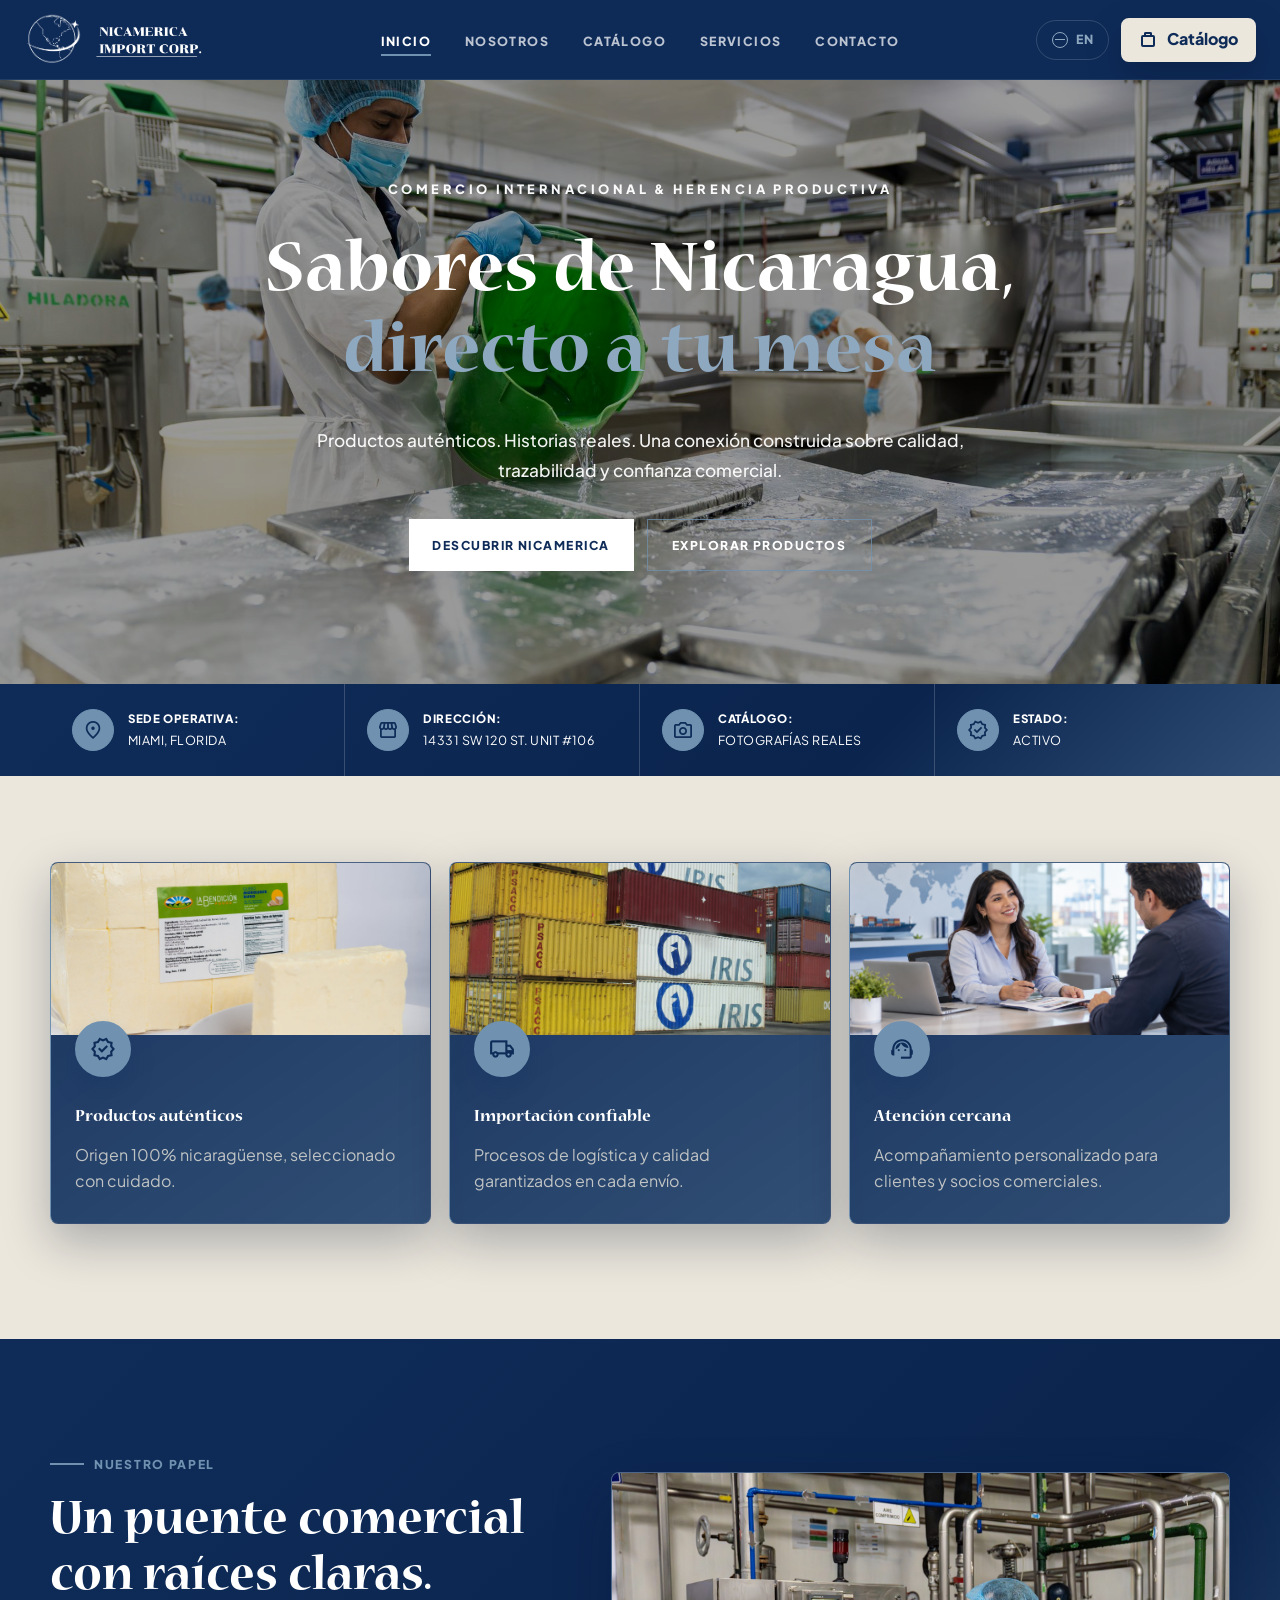
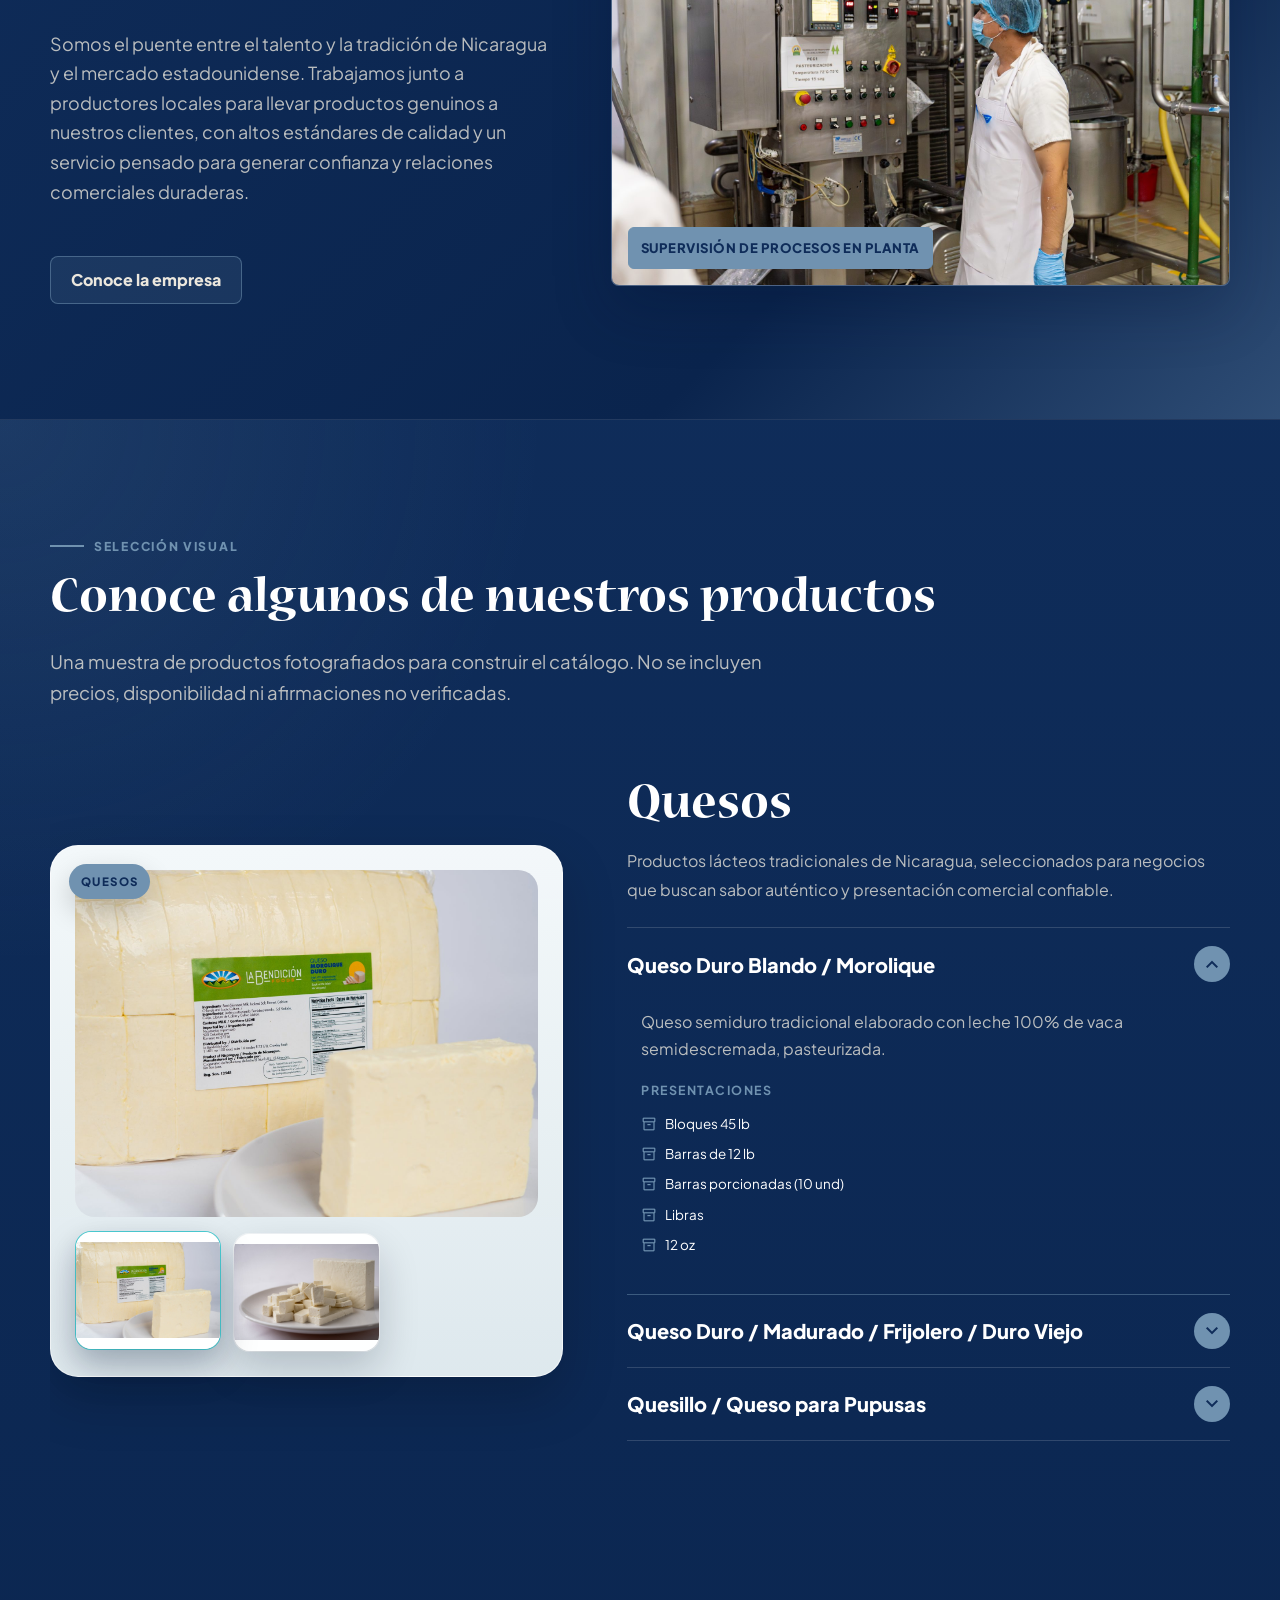
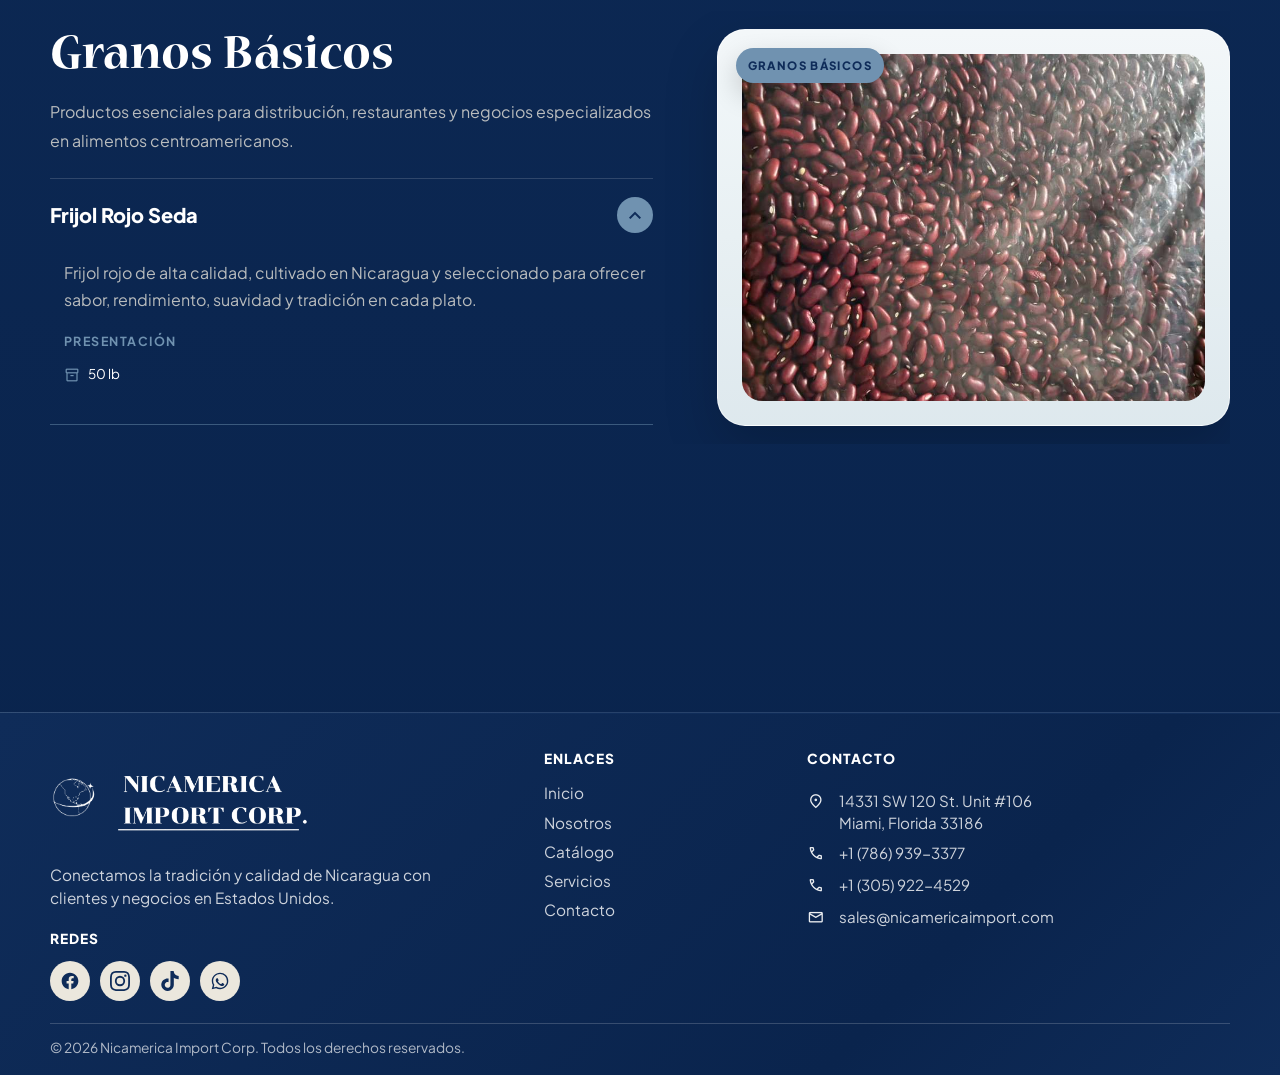
<file: index.html>
<!doctype html>
<html lang="es">

<head>
  <meta charset="utf-8">
  <meta name="viewport" content="width=device-width, initial-scale=1">
  <title>Nicamerica Import Corp. | Inicio</title>
  <meta name="description"
    content="Nicamerica Import Corp. conecta productos y productores de Nicaragua con clientes y negocios en Estados Unidos mediante importación confiable.">
  <meta name="theme-color" content="#002E5D">
  <meta property="og:title" content="Nicamerica Import Corp. | Inicio">
  <meta property="og:description"
    content="Productos auténticos, logística confiable y atención comercial para clientes y negocios en Estados Unidos.">
  <meta property="og:type" content="website">
  <meta property="og:locale" content="es_US">
  <link rel="canonical" href="https://nicamericaimport.com/">
  <link rel="preconnect" href="https://fonts.googleapis.com">
  <link rel="preconnect" href="https://fonts.gstatic.com" crossorigin>
  <link
    href="https://fonts.googleapis.com/css2?family=Material+Symbols+Outlined:opsz,wght,FILL,GRAD@24,400,0,0&family=Plus+Jakarta+Sans:wght@400;500;600;700;800&display=swap"
    rel="stylesheet">
  <link rel="icon" href="assets/favicon.png" type="image/png">
  <link rel="stylesheet" href="assets/styles.css?v=28">
  <script src="assets/i18n.js"></script>
</head>

<body data-page="inicio">
  <header class="site-header">
    <div class="container nav-wrap">
      <a class="brand" href="index.html" data-i18n-aria="nav.brand_label" aria-label="Ir al inicio"><img
          class="brand-isotipo" src="assets/nicamerica-isotipo-white.png" alt=""><img class="brand-texto"
          src="assets/nicamerica-texto-white.png" alt="Nicamerica Import Corp."></a>
      <nav class="desktop-nav" aria-label="Navegación principal"><a href="index.html" data-page-link="inicio"
          data-i18n="nav.home">Inicio</a><a href="nosotros.html" data-page-link="nosotros"
          data-i18n="nav.about">Nosotros</a><a href="catalogo.html" data-page-link="catalogo"
          data-i18n="nav.catalog">Catálogo</a><a href="servicios.html" data-page-link="servicios"
          data-i18n="nav.services">Servicios</a><a href="contacto.html" data-page-link="contacto"
          data-i18n="nav.contact">Contacto</a></nav>
      <div class="header-actions"><button class="lang-toggle" id="langToggle" type="button"
          aria-label="Cambiar a inglés" title="Switch to English" onclick="window.i18n.toggleLang()"><span
            class="lang-globe material-symbols-outlined" aria-hidden="true">language</span><span
            class="lang-label">EN</span></button><a class="button primary compact" href="catalogo.html"><span
            class="material-symbols-outlined" aria-hidden="true">inventory_2</span><span
            data-i18n="nav.catalog_btn">Catálogo</span></a><button class="icon-button" id="menuButton" type="button"
          data-i18n-aria="nav.open_menu" aria-label="Abrir menú" aria-controls="mobileNav" aria-expanded="false"><span
            class="material-symbols-outlined" aria-hidden="true">menu</span></button></div>
    </div>
    <nav class="mobile-nav" id="mobileNav" aria-label="Navegación móvil"><a href="index.html" data-page-link="inicio"
        data-i18n="nav.home">Inicio</a><a href="nosotros.html" data-page-link="nosotros"
        data-i18n="nav.about">Nosotros</a><a href="catalogo.html" data-page-link="catalogo"
        data-i18n="nav.catalog">Catálogo</a><a href="servicios.html" data-page-link="servicios"
        data-i18n="nav.services">Servicios</a><a href="contacto.html" data-page-link="contacto"
        data-i18n="nav.contact">Contacto</a></nav>
  </header>

  <main>
    <section class="hero hero-home" aria-labelledby="hero-title">
      <div class="hero-background" aria-hidden="true">
        <div class="hero-carousel-track">
          <div class="hero-carousel-slide hero-carousel-slide--pour"></div>
          <div class="hero-carousel-slide hero-carousel-slide--curd"></div>
          <div class="hero-carousel-slide hero-carousel-slide--team"></div>
          <div class="hero-carousel-slide hero-carousel-slide--process"></div>
          <div class="hero-carousel-slide hero-carousel-slide--cheese"></div>
          <div class="hero-carousel-slide hero-carousel-slide--water"></div>
          <div class="hero-carousel-slide hero-carousel-slide--control"></div>
          <div class="hero-carousel-slide hero-carousel-slide--table"></div>
          <div class="hero-carousel-slide hero-carousel-slide--pour"></div>
        </div>
      </div>
      <div class="container hero-grid">
        <div class="hero-copy reveal">
          <div class="hero-kicker" data-i18n="index.hero.kicker">Comercio internacional &amp; herencia productiva</div>
          <h1 id="hero-title" data-i18n-html="index.hero.title">Sabores de Nicaragua, <span>directo a tu mesa</span></h1>
          <p class="lead" data-i18n="index.hero.lead">Productos auténticos. Historias reales. Una conexión construida sobre calidad, trazabilidad y
            confianza comercial.</p>
          <div class="hero-actions">
            <a class="button primary" href="nosotros.html" data-i18n="index.hero.cta1">Descubrir Nicamerica</a>
            <a class="button secondary" href="catalogo.html" data-i18n="index.hero.cta2">Explorar productos</a>
          </div>
        </div>
      </div>
    </section>

    <section class="metadata-strip" aria-label="Registro comercial de Nicamerica">
      <div class="container metadata-grid">
        <div><span class="material-symbols-outlined" aria-hidden="true">location_on</span><strong data-i18n="strip.hq">SEDE
            OPERATIVA:</strong><span data-i18n="strip.hq_val">MIAMI, FLORIDA</span></div>
        <div><span class="material-symbols-outlined"
            aria-hidden="true">storefront</span><strong data-i18n="strip.addr">DIRECCIÓN:</strong><span data-i18n="strip.addr_val">14331 SW 120 ST. UNIT #106</span></div>
        <div><span class="material-symbols-outlined"
            aria-hidden="true">photo_camera</span><strong data-i18n="strip.catalog">CATÁLOGO:</strong><span data-i18n="strip.catalog_val">FOTOGRAFÍAS REALES</span></div>
        <div><span class="material-symbols-outlined" aria-hidden="true">verified</span><strong data-i18n="strip.status">ESTADO:</strong><span
            class="status-dot" data-i18n="strip.status_val">ACTIVO</span></div>
      </div>
    </section>

    <section class="section value-section" aria-label="Propuesta de valor">
      <div class="container value-grid">
        <article class="value-card reveal"><img src="assets/products/queso-morolique-duro.jpg"
            alt="Producto nicaragüense de Nicamerica"><span class="material-symbols-outlined"
            aria-hidden="true">verified</span>
          <h2 data-i18n="index.value1.title">Productos auténticos</h2>
          <p data-i18n="index.value1.text">Origen 100% nicaragüense, seleccionado con cuidado.</p>
        </article>
        <article class="value-card reveal"><img src="assets/stock/contenedores-puerto.jpg"
            alt="Selección visual de productos importados"><span class="material-symbols-outlined"
            aria-hidden="true">local_shipping</span>
          <h2 data-i18n="index.value2.title">Importación confiable</h2>
          <p data-i18n="index.value2.text">Procesos de logística y calidad garantizados en cada envío.</p>
        </article>
        <article class="value-card reveal"><img src="assets/stock/atencion-cercana-latina.png"
            alt="Producto para atención comercial de Nicamerica"><span class="material-symbols-outlined"
            aria-hidden="true">support_agent</span>
          <h2 data-i18n="index.value3.title">Atención cercana</h2>
          <p data-i18n="index.value3.text">Acompañamiento personalizado para clientes y socios comerciales.</p>
        </article>
      </div>
    </section>

    <section class="section intro-band">
      <div class="container intro-layout">
        <div class="section-copy reveal">
          <span class="eyebrow light" data-i18n="index.intro.eyebrow">Nuestro papel</span>
          <h2 data-i18n="index.intro.title">Un puente comercial con raíces claras.</h2>
          <p data-i18n="index.intro.text">Somos el puente entre el talento y la tradición de Nicaragua y el mercado estadounidense. Trabajamos junto
            a productores locales para llevar productos genuinos a nuestros clientes, con altos estándares de calidad y
            un servicio pensado para generar confianza y relaciones comerciales duraderas.</p>
          <div class="section-action"><a class="button secondary" href="nosotros.html" data-i18n="index.intro.cta">Conoce la empresa</a></div>
        </div>
        <figure class="plant-photo dark reveal">
          <img src="assets/plant/plant-equipment.jpg"
            alt="Área de planta con equipo de producción y revisión de productos">
          <figcaption data-i18n="index.intro.figcaption">Área de producción y revisión</figcaption>
        </figure>
      </div>
    </section>

    <section class="section featured-section">
      <div class="container">
        <div class="section-header reveal">
          <span class="eyebrow" data-i18n="index.featured.eyebrow">Selección visual</span>
          <h2 data-i18n="index.featured.title">Conoce algunos de nuestros productos</h2>
          <p class="lead" data-i18n="index.featured.lead">Una muestra de productos fotografiados para construir el catálogo. No se incluyen precios,
            disponibilidad ni afirmaciones no verificadas.</p>
        </div>
        <div class="home-catalog-preview">
          <article class="catalog-category-section reveal" id="inicio-quesos">
            <div class="catalog-visual-panel">
              <span class="catalog-category-label">Quesos</span>
              <img class="catalog-main-photo" src="assets/products/queso-morolique-duro.jpg" alt="Queso nicaragüense en bloque">
              <div class="catalog-photo-strip" aria-label="Imágenes de quesos">
                <button class="catalog-thumb is-active" type="button" data-large-src="assets/products/queso-morolique-duro.jpg" data-large-alt="Queso nicaragüense en bloque"><img src="assets/products/queso-morolique-duro.jpg" alt="Ver queso nicaragüense en bloque"></button>
                <button class="catalog-thumb" type="button" data-large-src="assets/products/queso-morolique-cubos.jpg" data-large-alt="Queso nicaragüense en cubos"><img src="assets/products/queso-morolique-cubos.jpg" alt="Ver queso nicaragüense en cubos"></button>
              </div>
            </div>
            <div class="catalog-category-copy">
              <h2>Quesos</h2>
              <p>Productos lácteos tradicionales de Nicaragua, seleccionados para negocios que buscan sabor auténtico y presentación comercial confiable.</p>
              <div class="catalog-product-stack">
                <details class="catalog-product-info" open>
                  <summary><span>Queso Duro Blando / Morolique</span><span class="material-symbols-outlined" aria-hidden="true">expand_more</span></summary>
                  <p>Queso semiduro tradicional elaborado con leche 100% de vaca semidescremada, pasteurizada.</p>
                  <strong>Presentaciones</strong>
                  <ul><li>Bloques 45 lb</li><li>Barras de 12 lb</li><li>Barras porcionadas (10 und)</li><li>Libras</li><li>12 oz</li></ul>
                </details>
                <details class="catalog-product-info">
                  <summary><span>Queso Duro / Madurado / Frijolero / Duro Viejo</span><span class="material-symbols-outlined" aria-hidden="true">expand_more</span></summary>
                  <p>Queso madurado tradicional elaborado con leche 100% de vaca semidescremada.</p>
                  <strong>Presentaciones</strong>
                  <ul><li>Bloques 45 lb</li><li>Barras de 12 lb</li><li>Barras porcionadas (10 und)</li><li>Libras</li><li>12 oz</li></ul>
                </details>
                <details class="catalog-product-info">
                  <summary><span>Quesillo / Queso para Pupusas</span><span class="material-symbols-outlined" aria-hidden="true">expand_more</span></summary>
                  <p>Queso fresco de pasta hilada para fundir, cremoso y de sabor natural intenso, elaborado con leche 100% de vaca semidescremada.</p>
                  <strong>Presentaciones</strong>
                  <ul><li>Barras de 10 lb</li><li>Barras de 5 lb</li><li>Libras</li><li>12 oz</li></ul>
                </details>
              </div>
            </div>
          </article>

          <article class="catalog-category-section catalog-category-section--reverse reveal" id="inicio-granos">
            <div class="catalog-visual-panel">
              <span class="catalog-category-label">Granos Básicos</span>
              <video class="catalog-main-photo catalog-main-video catalog-main-video--ambient" autoplay loop muted playsinline preload="metadata" tabindex="-1" aria-hidden="true" poster="assets/products/frijol-rojo-seda.jpeg">
                <source src="assets/products/frijol-rojo-seda.mp4" type="video/mp4">
              </video>
            </div>
            <div class="catalog-category-copy">
              <h2>Granos Básicos</h2>
              <p>Productos esenciales para distribución, restaurantes y negocios especializados en alimentos centroamericanos.</p>
              <div class="catalog-product-stack">
                <details class="catalog-product-info" open>
                  <summary><span>Frijol Rojo Seda</span><span class="material-symbols-outlined" aria-hidden="true">expand_more</span></summary>
                  <p>Frijol rojo de alta calidad, cultivado en Nicaragua y seleccionado para ofrecer sabor, rendimiento, suavidad y tradición en cada plato.</p>
                  <strong>Presentación</strong>
                  <ul><li>50 lb</li></ul>
                </details>
              </div>
            </div>
          </article>
        </div>
        <div class="section-action reveal"><a class="button primary" href="catalogo.html" data-i18n="index.featured.cta">Ver catálogo completo</a></div>
      </div>
    </section>
  </main>

  <footer class="site-footer">
    <div class="container footer-grid">
      <div class="footer-brand">
        <div class="footer-logo-lockup" aria-label="Nicamerica Import Corp.">
          <img class="footer-logo-mark" src="assets/nicamerica-isotipo-white.png" alt="">
          <img class="footer-logo-text" src="assets/nicamerica-texto-white.png" alt="Nicamerica Import Corp.">
        </div>
        <p data-i18n="footer.tagline">Conectamos la tradición y calidad de Nicaragua con clientes y negocios en Estados
          Unidos.</p>
        <div class="footer-social" aria-label="Redes sociales">
          <strong data-i18n="footer.social">Redes</strong>
          <div class="footer-social-links">
            <a class="footer-social-link" href="#" aria-label="Facebook" title="Facebook" target="_blank"
              rel="noopener noreferrer"><svg viewBox="0 0 24 24" fill="currentColor" width="20" height="20"
                aria-hidden="true">
                <path
                  d="M22 12c0-5.523-4.477-10-10-10S2 6.477 2 12c0 4.991 3.657 9.128 8.438 9.878v-6.987h-2.54V12h2.54V9.797c0-2.506 1.492-3.89 3.777-3.89 1.094 0 2.238.195 2.238.195v2.46h-1.26c-1.243 0-1.63.771-1.63 1.562V12h2.773l-.443 2.89h-2.33v6.988C18.343 21.128 22 16.991 22 12z" />
              </svg></a>
            <a class="footer-social-link" href="#" aria-label="Instagram" title="Instagram" target="_blank"
              rel="noopener noreferrer"><svg viewBox="0 0 24 24" fill="currentColor" width="20" height="20"
                aria-hidden="true">
                <path
                  d="M12 2.163c3.204 0 3.584.012 4.85.07 3.252.148 4.771 1.691 4.919 4.919.058 1.265.069 1.645.069 4.849 0 3.205-.012 3.584-.069 4.849-.149 3.225-1.664 4.771-4.919 4.919-1.266.058-1.644.07-4.85.07-3.204 0-3.584-.012-4.849-.07-3.26-.149-4.771-1.699-4.919-4.92-.058-1.265-.07-1.644-.07-4.849 0-3.204.013-3.583.07-4.849.149-3.227 1.664-4.771 4.919-4.919 1.266-.057 1.645-.069 4.849-.069zM12 0C8.741 0 8.333.014 7.053.072 2.695.272.273 2.69.073 7.052.014 8.333 0 8.741 0 12c0 3.259.014 3.668.072 4.948.2 4.358 2.618 6.78 6.98 6.98 1.281.058 1.689.072 4.948.072 3.259 0 3.668-.014 4.948-.072 4.354-.2 6.782-2.618 6.979-6.98.059-1.28.073-1.689.073-4.948 0-3.259-.014-3.667-.072-4.947-.196-4.354-2.617-6.78-6.979-6.98C15.668.014 15.259 0 12 0zm0 5.838a6.162 6.162 0 100 12.324 6.162 6.162 0 000-12.324zM12 16a4 4 0 110-8 4 4 0 010 8zm6.406-11.845a1.44 1.44 0 100 2.881 1.44 1.44 0 000-2.881z" />
              </svg></a>
            <a class="footer-social-link" href="#" aria-label="TikTok" title="TikTok" target="_blank"
              rel="noopener noreferrer"><svg viewBox="0 0 24 24" fill="currentColor" width="20" height="20"
                aria-hidden="true">
                <path
                  d="M12.525.02c1.31-.02 2.61-.01 3.91-.04.08 1.53.63 3.09 1.75 4.17 1.12 1.11 2.7 1.62 4.24 1.79v4.03c-1.44-.05-2.89-.35-4.2-.97-.57-.26-1.1-.59-1.62-.93-.01 2.92.01 5.84-.02 8.75-.08 1.4-.54 2.79-1.35 3.94-1.31 1.92-3.58 3.17-5.91 3.21-1.43.08-2.86-.31-4.08-1.03-2.02-1.19-3.44-3.37-3.65-5.71-.02-.5-.03-1-.01-1.49.18-1.9 1.12-3.72 2.58-4.96 1.66-1.44 3.98-2.13 6.15-1.72.02 1.48-.04 2.96-.04 4.44-.99-.32-2.15-.23-3.02.37-.63.41-1.11 1.04-1.36 1.75-.21.51-.15 1.07-.14 1.61.24 1.64 1.82 3.02 3.5 2.87 1.12-.01 2.19-.66 2.77-1.61.19-.33.4-.67.41-1.06.1-1.79.06-3.57.07-5.36.01-4.03-.01-8.05.02-12.07z" />
              </svg></a>
            <a class="footer-social-link" href="https://wa.me/17869393377" aria-label="WhatsApp" title="WhatsApp"
              target="_blank" rel="noopener noreferrer"><svg viewBox="0 0 24 24" fill="currentColor" width="20"
                height="20" aria-hidden="true">
                <path
                  d="M12.04 2c-5.46 0-9.91 4.45-9.91 9.91 0 1.75.46 3.45 1.32 4.95L2.05 22l5.25-1.38c1.45.79 3.08 1.21 4.74 1.21 5.46 0 9.91-4.45 9.91-9.91 0-2.65-1.03-5.14-2.9-7.01A9.816 9.816 0 0012.04 2zm.01 1.67c2.2 0 4.26.86 5.82 2.42a8.225 8.225 0 012.41 5.83c0 4.54-3.7 8.24-8.24 8.24-1.48 0-2.93-.4-4.2-1.15l-.3-.18-3.12.82.83-3.04-.2-.31a8.196 8.196 0 01-1.26-4.38c0-4.54 3.7-8.24 8.24-8.24zm4.52 11.66c-.25-.13-1.47-.72-1.7-.81-.23-.08-.39-.13-.56.13-.17.25-.64.81-.79.97-.14.17-.29.19-.54.06-.25-.13-1.06-.39-2.02-1.25-.75-.67-1.26-1.5-1.41-1.75-.15-.25-.02-.39.11-.51.11-.11.25-.29.37-.44.13-.15.17-.25.25-.42.08-.17.04-.31-.02-.44-.06-.13-.56-1.34-.76-1.84-.2-.48-.41-.42-.56-.43h-.48c-.17 0-.44.06-.67.31-.23.25-.88.86-.88 2.1 0 1.24.9 2.44 1.03 2.61.13.17 1.77 2.7 4.29 3.79.6.26 1.07.41 1.44.53.6.19 1.15.16 1.58.1.48-.07 1.47-.6 1.68-1.18.21-.58.21-1.07.15-1.18-.06-.11-.23-.18-.48-.3z" />
              </svg></a>
          </div>
        </div>
      </div>
      <nav class="footer-nav" aria-label="Navegación de pie de página">
        <strong data-i18n="footer.links">Enlaces</strong>
        <a href="index.html" data-i18n="nav.home">Inicio</a>
        <a href="nosotros.html" data-i18n="nav.about">Nosotros</a>
        <a href="catalogo.html" data-i18n="nav.catalog">Catálogo</a>
        <a href="servicios.html" data-i18n="nav.services">Servicios</a>
        <a href="contacto.html" data-i18n="nav.contact">Contacto</a>
      </nav>
      <div class="footer-contact">
        <strong data-i18n="footer.contact">Contacto</strong>
        <p><span class="material-symbols-outlined" aria-hidden="true">location_on</span><span>14331 SW 120 St. Unit
            #106<br>Miami, Florida 33186</span></p>
        <a href="tel:+17869393377"><span class="material-symbols-outlined" aria-hidden="true">call</span>+1 (786)
          939-3377</a>
        <a href="tel:+13059224529"><span class="material-symbols-outlined" aria-hidden="true">call</span>+1 (305)
          922-4529</a>
        <a href="mailto:sales@nicamericaimport.com"><span class="material-symbols-outlined"
            aria-hidden="true">mail</span>sales@nicamericaimport.com</a>
      </div>
    </div>
    <div class="container copyright" id="copyright"></div>
  </footer>

  <div class="modal" id="productModal" aria-hidden="true">
    <div class="modal-backdrop" data-close-modal></div>
    <article class="modal-dialog" role="dialog" aria-modal="true" aria-labelledby="modalTitle">
      <button class="modal-close" type="button" aria-label="Cerrar detalle" data-close-modal><span
          class="material-symbols-outlined" aria-hidden="true">close</span></button>
      <div class="modal-image"><img id="modalImage" src="[data-uri]" alt=""></div>
      <div class="modal-content"><span class="pill" id="modalCategory"></span>
        <h2 id="modalTitle"></h2>
        <div class="detail-list" id="modalDetails"></div><a class="button primary" href="contacto.html"
          data-close-modal>Consultar disponibilidad</a>
      </div>
    </article>
  </div>

  <script src="assets/app.js"></script>
  <script>document.addEventListener('langchange', () => window.i18n.applyTranslations());</script>
</body>

</html>
</file>
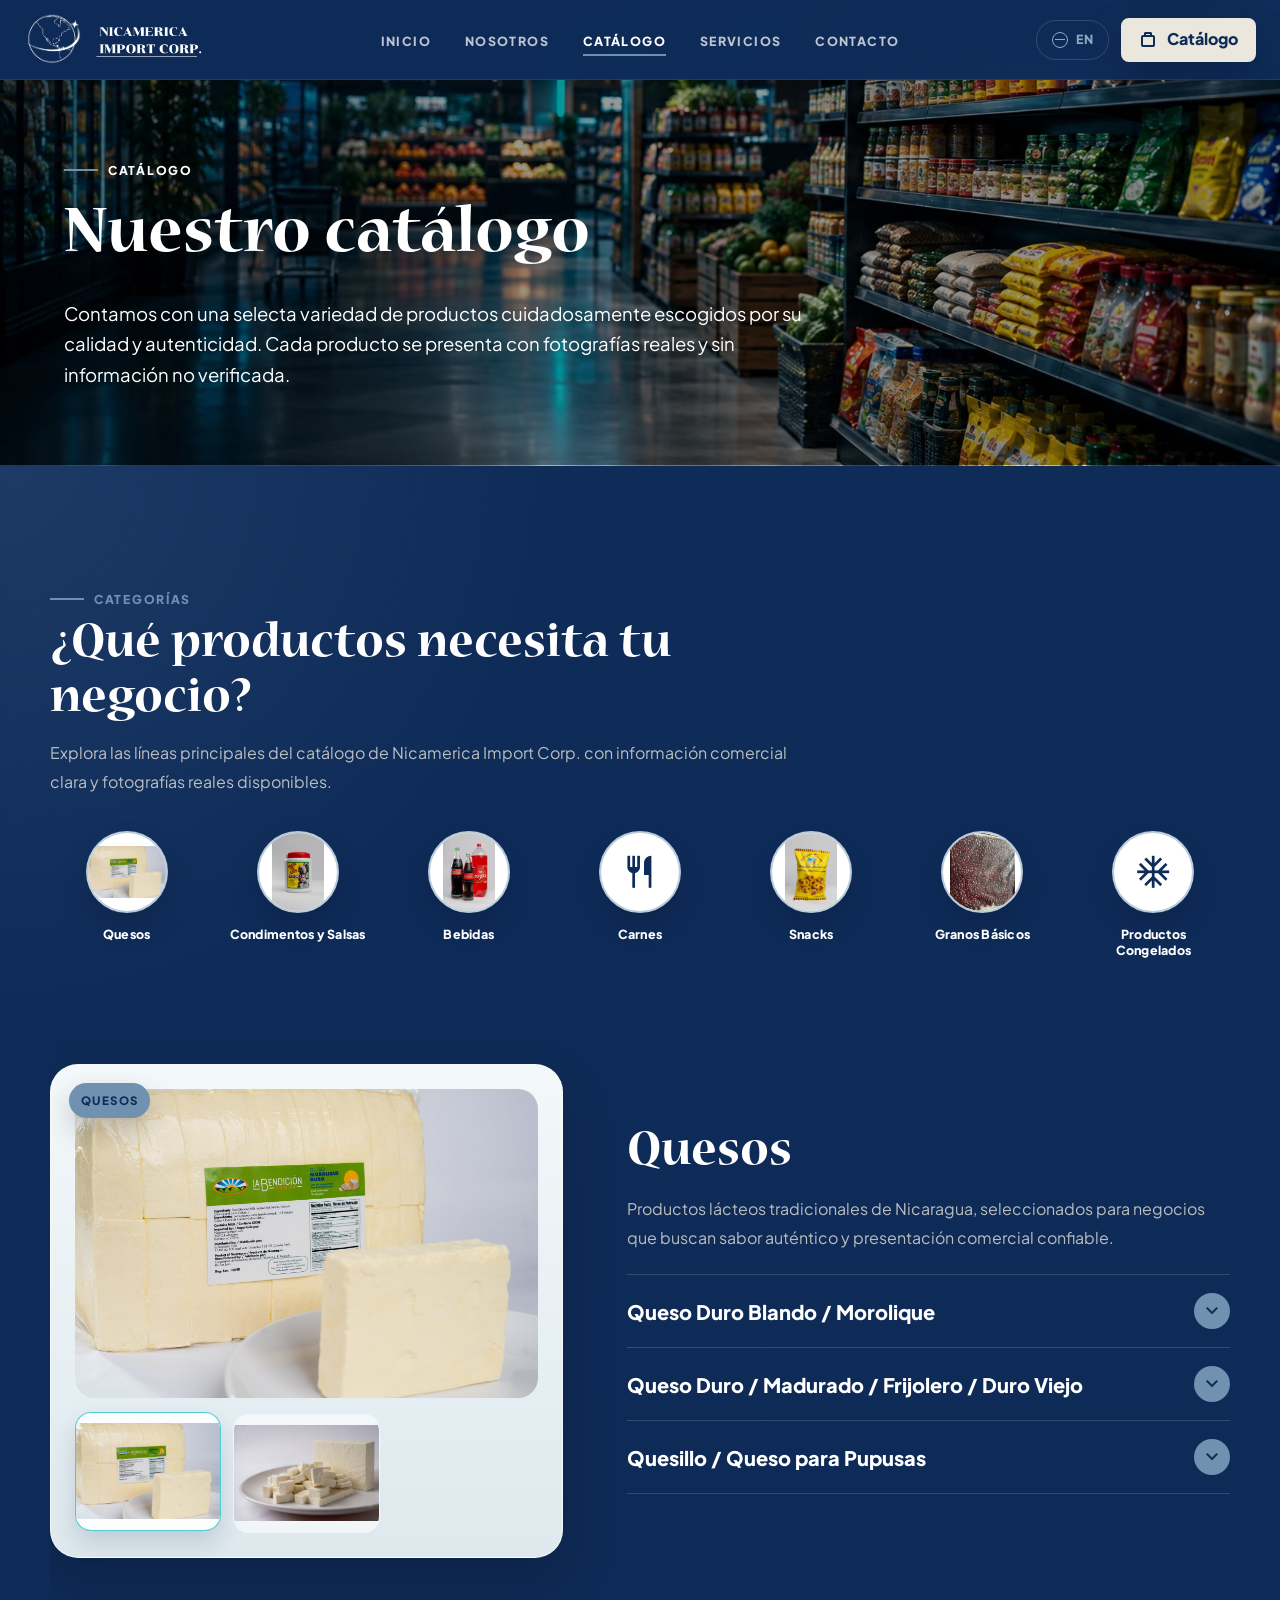
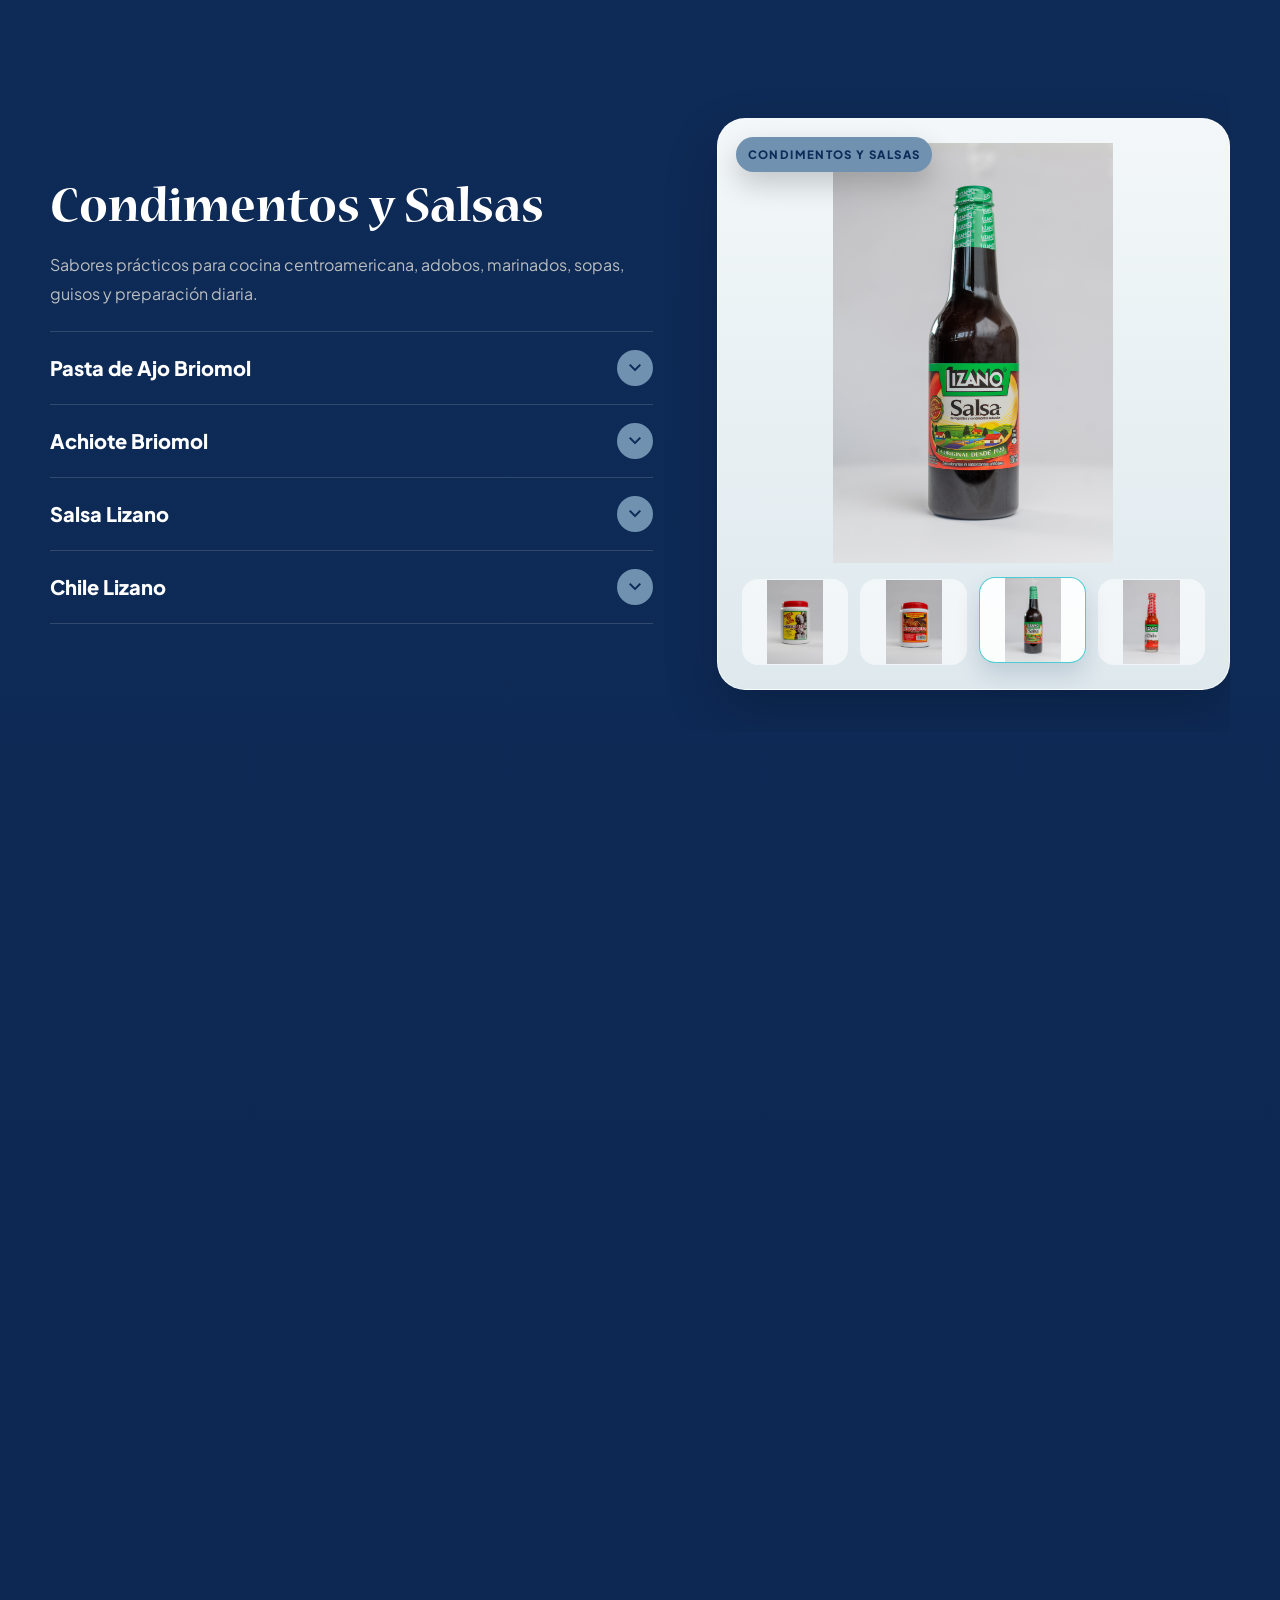
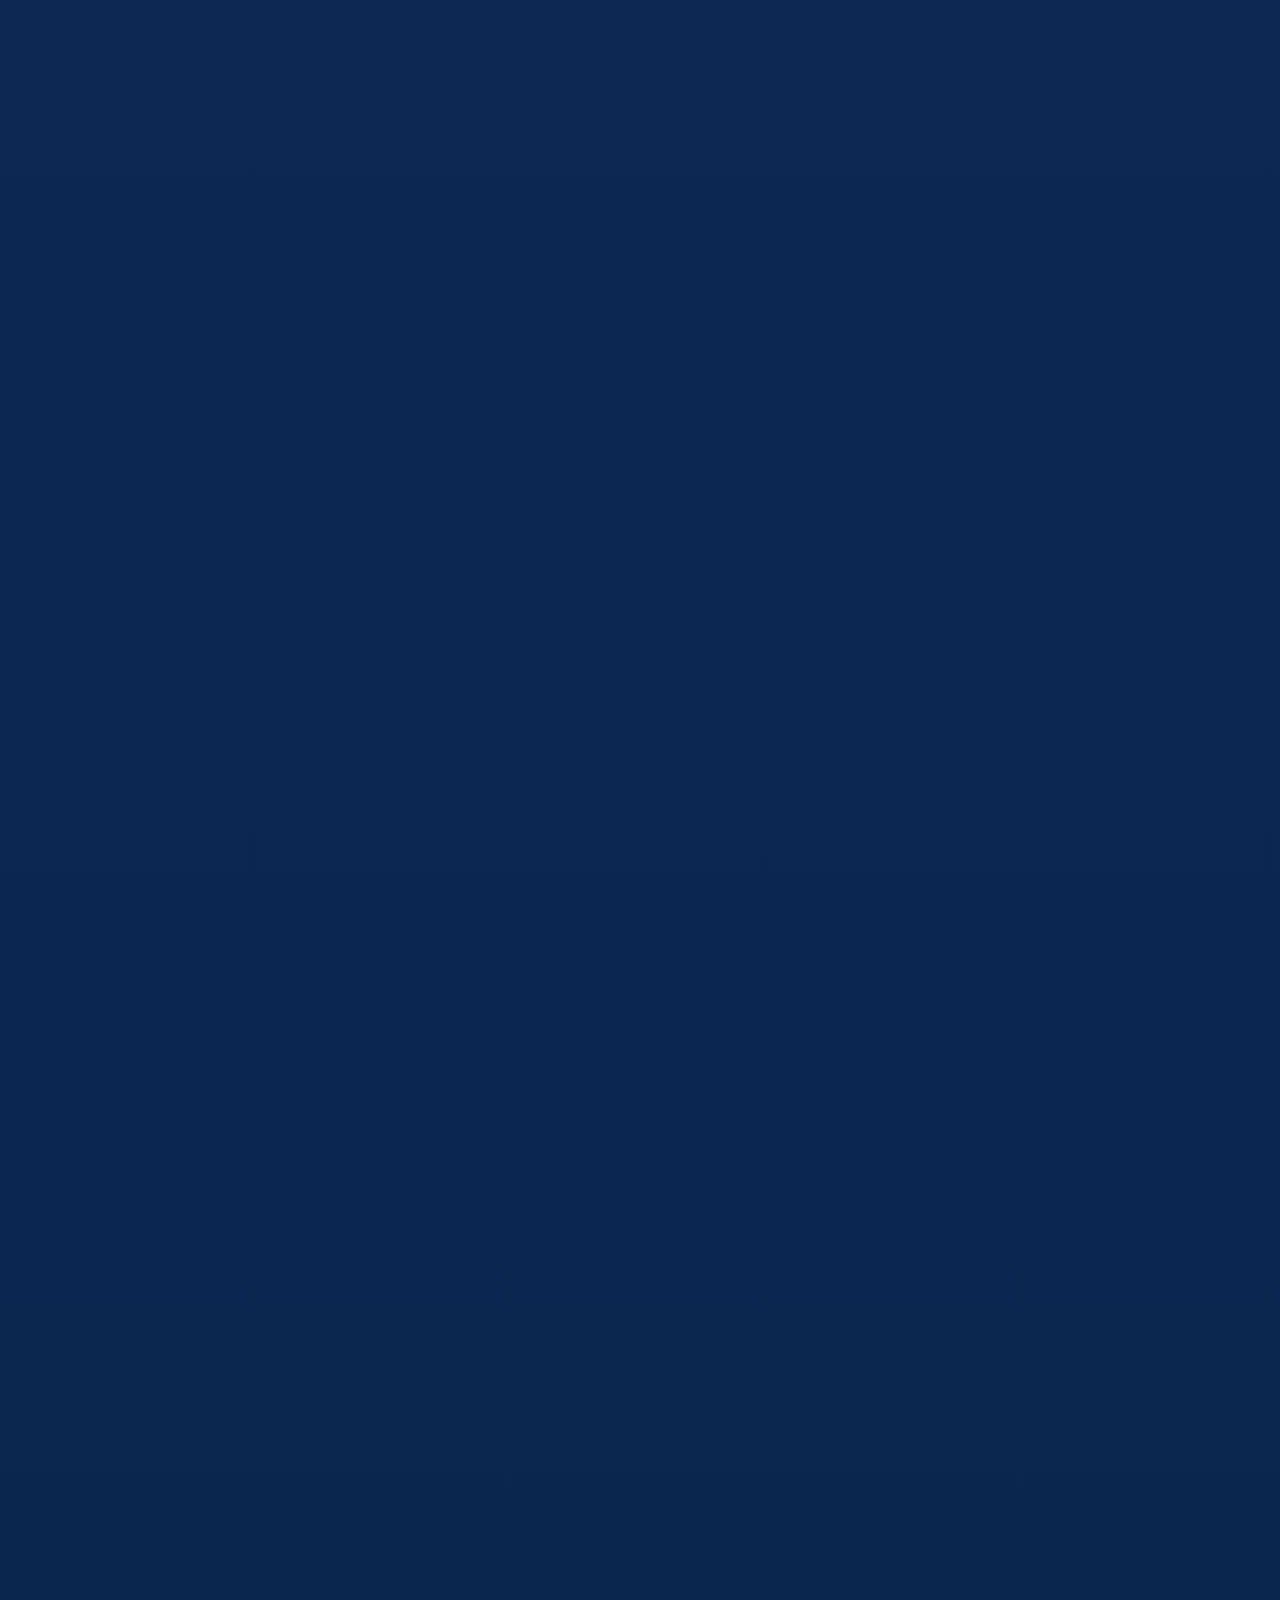
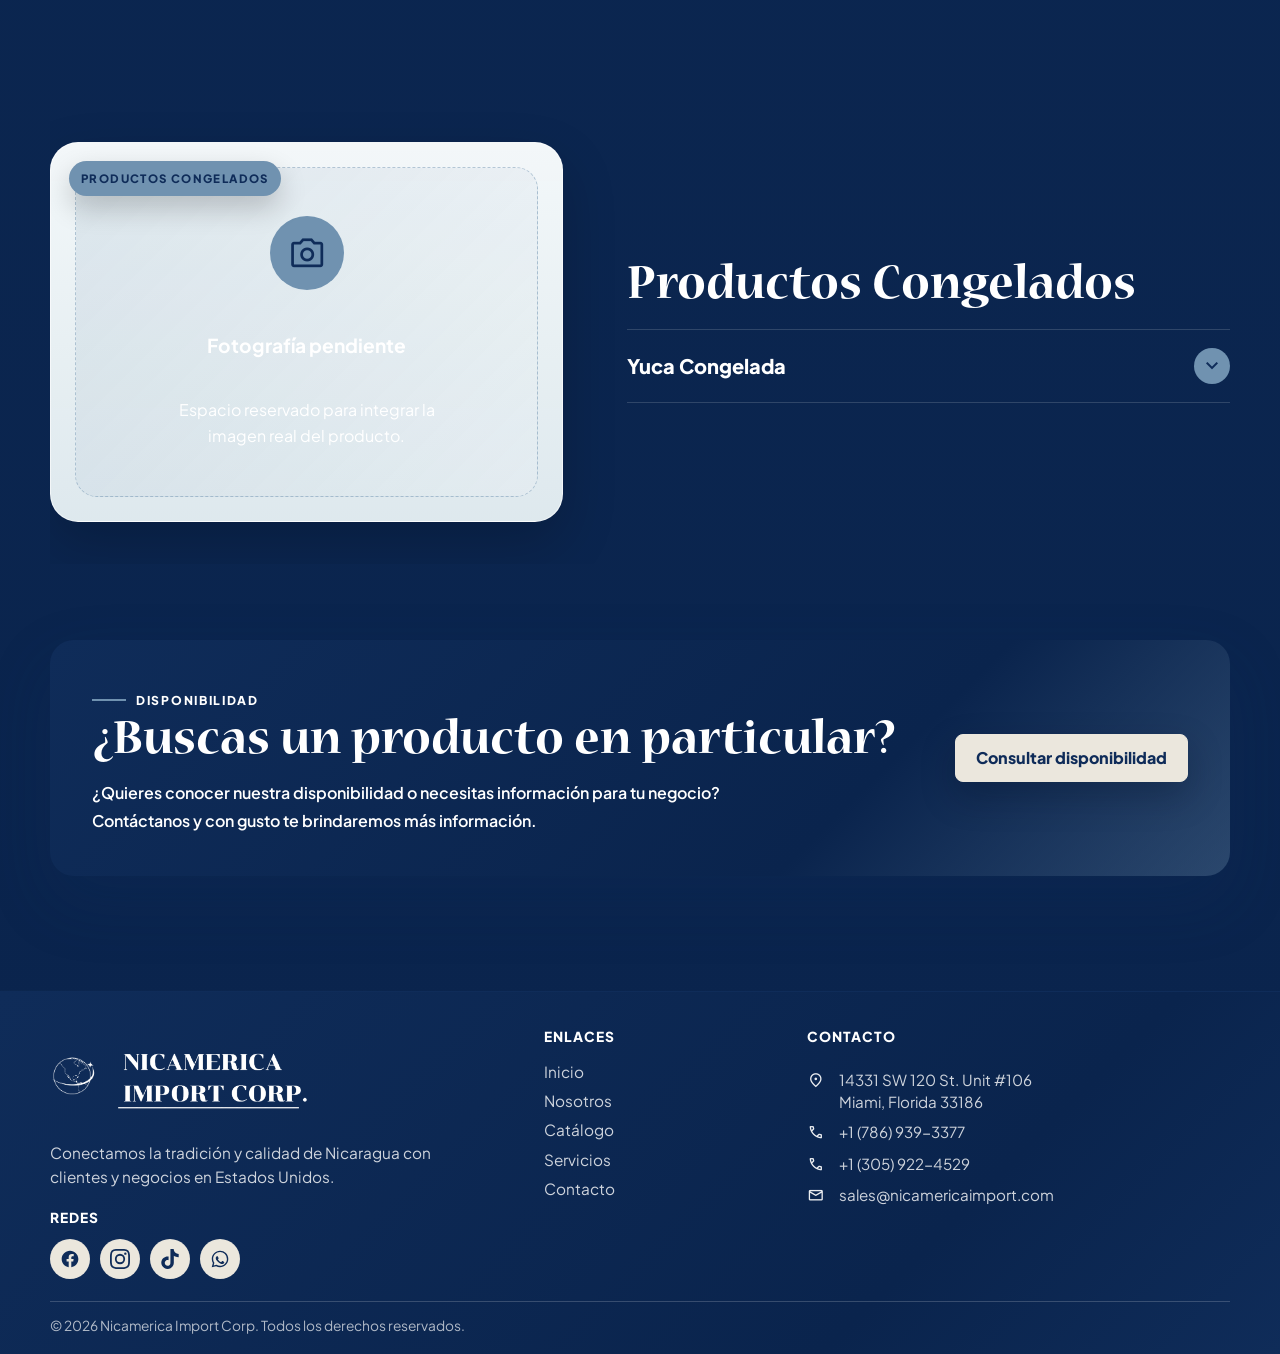
<file: catalogo.html>
﻿<!doctype html>
<html lang="es">
<head>
  <meta charset="utf-8">
  <meta name="viewport" content="width=device-width, initial-scale=1">
  <title>Catálogo | Nicamerica Import Corp.</title>
  <meta name="description" content="Catálogo visual de productos de Nicamerica Import Corp. con fotografías reales e información verificable.">
  <meta name="theme-color" content="#041b45">
  <meta property="og:title" content="Nicamerica Import Corp. | Inicio">
  <meta property="og:description" content="Productos auténticos, logística confiable y atención comercial para clientes y negocios en Estados Unidos.">
  <meta property="og:type" content="website">
  <meta property="og:locale" content="es_US">
  <link rel="canonical" href="https://nicamericaimport.com/">
  <link rel="preconnect" href="https://fonts.googleapis.com">
  <link rel="preconnect" href="https://fonts.gstatic.com" crossorigin>
  <link href="https://fonts.googleapis.com/css2?family=Material+Symbols+Outlined:opsz,wght,FILL,GRAD@24,400,0,0&display=block" rel="stylesheet">
  <link href="https://fonts.googleapis.com/css2?family=Playfair+Display:wght@500;600;700&family=Plus+Jakarta+Sans:wght@400;500;600;700;800&display=swap&font-display=swap" rel="stylesheet">
  <link rel="icon" href="assets/favicon.png" type="image/png">
  <link rel="stylesheet" href="assets/styles.css?v=19">
  <script src="assets/i18n.js"></script>
</head>
<body data-page="catalogo">
  <header class="site-header">
    <div class="container nav-wrap">
      <a class="brand" href="index.html" data-i18n-aria="nav.brand_label" aria-label="Ir al inicio">
        <img class="brand-isotipo" src="assets/nicamerica-isotipo-white.png" alt="">
        <img class="brand-texto" src="assets/nicamerica-texto-white.png" alt="Nicamerica Import Corp.">
      </a>
      <nav class="desktop-nav" aria-label="Navegación principal">
        <a href="index.html" data-page-link="inicio" data-i18n="nav.home">Inicio</a>
        <a href="nosotros.html" data-page-link="nosotros" data-i18n="nav.about">Nosotros</a>
        <a href="catalogo.html" data-page-link="catalogo" data-i18n="nav.catalog">Catálogo</a>
        <a href="servicios.html" data-page-link="servicios" data-i18n="nav.services">Servicios</a>
        <a href="contacto.html" data-page-link="contacto" data-i18n="nav.contact">Contacto</a>
      </nav>
      <div class="header-actions">
        <button class="lang-toggle" id="langToggle" type="button" aria-label="Cambiar a inglés" title="Switch to English" onclick="window.i18n.toggleLang()">
          <span class="lang-globe material-symbols-outlined" aria-hidden="true">language</span>
          <span class="lang-label">EN</span>
        </button>
        <a class="button primary compact" href="catalogo.html"><span class="material-symbols-outlined" aria-hidden="true">inventory_2</span><span data-i18n="nav.catalog_btn">Catálogo</span></a>
        <button class="icon-button" id="menuButton" type="button" data-i18n-aria="nav.open_menu" aria-label="Abrir menú" aria-controls="mobileNav" aria-expanded="false"><span class="material-symbols-outlined" aria-hidden="true">menu</span></button>
      </div>
    </div>
    <nav class="mobile-nav" id="mobileNav" aria-label="Navegación móvil">
      <a href="index.html" data-page-link="inicio" data-i18n="nav.home">Inicio</a>
      <a href="nosotros.html" data-page-link="nosotros" data-i18n="nav.about">Nosotros</a>
      <a href="catalogo.html" data-page-link="catalogo" data-i18n="nav.catalog">Catálogo</a>
      <a href="servicios.html" data-page-link="servicios" data-i18n="nav.services">Servicios</a>
      <a href="contacto.html" data-page-link="contacto" data-i18n="nav.contact">Contacto</a>
    </nav>
  </header>

  <main>
    <section class="page-hero page-hero--catalogo">
      <div class="container section-copy reveal">
        <span class="eyebrow" data-i18n="catalog.hero.eyebrow">Catálogo</span>
        <h1 data-i18n="catalog.hero.title">Nuestro catálogo</h1>
        <p class="lead" data-i18n="catalog.hero.lead">Contamos con una selecta variedad de productos cuidadosamente escogidos por su calidad y autenticidad. Cada producto se presenta con fotografías reales y sin información no verificada.</p>
      </div>
    </section>

    <section class="section catalog-showcase">
      <div class="container">
        <div class="catalog-intro reveal">
          <span class="eyebrow">Categorías</span>
          <h2>¿Qué productos necesita tu negocio?</h2>
          <p>Explora las líneas principales del catálogo de Nicamerica Import Corp. con información comercial clara y fotografías reales disponibles.</p>
        </div>
        <nav class="catalog-category-nav reveal" aria-label="Categorías del catálogo">
          <a class="category-jump-card" href="#quesos"><img src="assets/products/queso-morolique-duro.jpg" alt=""><span>Quesos</span></a>
          <a class="category-jump-card" href="#condimentos"><img src="assets/products/briomol-pasta-ajos.jpg" alt=""><span>Condimentos y Salsas</span></a>
          <a class="category-jump-card" href="#bebidas"><img src="assets/products/rojita-3-litros.jpg" alt=""><span>Bebidas</span></a>
          <a class="category-jump-card" href="#carnes"><span class="category-icon material-symbols-outlined" aria-hidden="true">restaurant</span><span>Carnes</span></a>
          <a class="category-jump-card" href="#snacks"><img src="assets/products/vilchez-tinoco-rosquillas.jpg" alt=""><span>Snacks</span></a>
          <a class="category-jump-card" href="#granos"><img src="assets/products/frijol-rojo-seda.jpeg" alt=""><span>Granos Básicos</span></a>
          <a class="category-jump-card" href="#congelados"><span class="category-icon material-symbols-outlined" aria-hidden="true">ac_unit</span><span>Productos Congelados</span></a>
        </nav>

        <article class="catalog-category-section reveal" id="quesos">
          <div class="catalog-visual-panel">
            <span class="catalog-category-label">Quesos</span>
            <img class="catalog-main-photo" src="assets/products/queso-morolique-duro.jpg" alt="Queso nicaragüense en bloque">
            <div class="catalog-photo-strip" aria-label="Imágenes de quesos">
              <button class="catalog-thumb is-active" type="button" data-large-src="assets/products/queso-morolique-duro.jpg" data-large-alt="Queso nicaragüense en bloque"><img src="assets/products/queso-morolique-duro.jpg" alt="Ver queso nicaragüense en bloque"></button>
              <button class="catalog-thumb" type="button" data-large-src="assets/products/queso-morolique-cubos.jpg" data-large-alt="Queso nicaragüense en cubos"><img src="assets/products/queso-morolique-cubos.jpg" alt="Ver queso nicaragüense en cubos"></button>
            </div>
          </div>
          <div class="catalog-category-copy">
            <h2>Quesos</h2>
            <p>Productos lácteos tradicionales de Nicaragua, seleccionados para negocios que buscan sabor auténtico y presentación comercial confiable.</p>
            <div class="catalog-product-stack">
              <details class="catalog-product-info">
                <summary><span>Queso Duro Blando / Morolique</span><span class="material-symbols-outlined" aria-hidden="true">expand_more</span></summary>
                <p>Queso semiduro tradicional elaborado con leche 100% de vaca semidescremada, pasteurizada.</p>
                <strong>Presentaciones</strong>
                <ul><li>Bloques 45 lb</li><li>Barras de 12 lb</li><li>Barras porcionadas (10 und)</li><li>Libras</li><li>12 oz</li></ul>
              </details>
              <details class="catalog-product-info">
                <summary><span>Queso Duro / Madurado / Frijolero / Duro Viejo</span><span class="material-symbols-outlined" aria-hidden="true">expand_more</span></summary>
                <p>Queso madurado tradicional elaborado con leche 100% de vaca semidescremada.</p>
                <strong>Presentaciones</strong>
                <ul><li>Bloques 45 lb</li><li>Barras de 12 lb</li><li>Barras porcionadas (10 und)</li><li>Libras</li><li>12 oz</li></ul>
              </details>
              <details class="catalog-product-info">
                <summary><span>Quesillo / Queso para Pupusas</span><span class="material-symbols-outlined" aria-hidden="true">expand_more</span></summary>
                <p>Queso fresco de pasta hilada para fundir, cremoso y de sabor natural intenso, elaborado con leche 100% de vaca semidescremada.</p>
                <strong>Presentaciones</strong>
                <ul><li>Barras de 10 lb</li><li>Barras de 5 lb</li><li>Libras</li><li>12 oz</li></ul>
              </details>
            </div>
          </div>
        </article>

        <article class="catalog-category-section catalog-category-section--reverse reveal" id="condimentos">
          <div class="catalog-visual-panel">
            <span class="catalog-category-label">Condimentos y Salsas</span>
            <img class="catalog-main-photo" src="assets/products/lizano-salsa-original.jpg" alt="Salsa Lizano">
            <div class="catalog-photo-strip catalog-photo-strip--four" aria-label="Imágenes de condimentos y salsas">
              <button class="catalog-thumb" type="button" data-large-src="assets/products/briomol-pasta-ajos.jpg" data-large-alt="Pasta de Ajo Briomol"><img src="assets/products/briomol-pasta-ajos.jpg" alt="Ver Pasta de Ajo Briomol"></button>
              <button class="catalog-thumb" type="button" data-large-src="assets/products/briomol-condimento-achiote.jpg" data-large-alt="Achiote Briomol"><img src="assets/products/briomol-condimento-achiote.jpg" alt="Ver Achiote Briomol"></button>
              <button class="catalog-thumb is-active" type="button" data-large-src="assets/products/lizano-salsa-original.jpg" data-large-alt="Salsa Lizano"><img src="assets/products/lizano-salsa-original.jpg" alt="Ver Salsa Lizano"></button>
              <button class="catalog-thumb" type="button" data-large-src="assets/products/lizano-salsa-chile.jpg" data-large-alt="Chile Lizano"><img src="assets/products/lizano-salsa-chile.jpg" alt="Ver Chile Lizano"></button>
            </div>
          </div>
          <div class="catalog-category-copy">
            <h2>Condimentos y Salsas</h2>
            <p>Sabores prácticos para cocina centroamericana, adobos, marinados, sopas, guisos y preparación diaria.</p>
            <div class="catalog-product-stack">
              <details class="catalog-product-info">
                <summary><span>Pasta de Ajo Briomol</span><span class="material-symbols-outlined" aria-hidden="true">expand_more</span></summary>
                <p>Pasta elaborada con ajo cuidadosamente seleccionado para ofrecer practicidad, frescura y sabor en carnes, aves, mariscos, salsas, adobos, sopas y recetas tradicionales o internacionales.</p>
                <strong>Presentación</strong>
                <ul><li>500 g</li></ul>
              </details>
              <details class="catalog-product-info">
                <summary><span>Achiote Briomol</span><span class="material-symbols-outlined" aria-hidden="true">expand_more</span></summary>
                <p>Ingrediente ideal para dar color, sabor y autenticidad a carnes, arroces, sopas, guisos y recetas tradicionales de la cocina centroamericana y latinoamericana.</p>
                <strong>Presentación</strong>
                <ul><li>500 g</li></ul>
              </details>
              <details class="catalog-product-info">
                <summary><span>Salsa Lizano</span><span class="material-symbols-outlined" aria-hidden="true">expand_more</span></summary>
                <p>Condimento emblemático de Centroamérica con notas dulces, ácidas y especiadas, ideal para realzar carnes, arroces, frijoles, sopas, adobos y recetas tradicionales.</p>
                <strong>Presentaciones</strong>
                <ul><li>700 ml</li><li>280 ml</li></ul>
              </details>
              <details class="catalog-product-info">
                <summary><span>Chile Lizano</span><span class="material-symbols-outlined" aria-hidden="true">expand_more</span></summary>
                <p>Chile Lizano combina el sabor de la tradicional Salsa Lizano con un toque picante balanceado, ideal para carnes, tacos, mariscos, sopas, frijoles y una amplia variedad de platillos.</p>
                <strong>Presentación</strong>
                <ul><li>62 g</li></ul>
              </details>
            </div>
          </div>
        </article>

        <article class="catalog-category-section reveal" id="bebidas">
          <div class="catalog-visual-panel">
            <span class="catalog-category-label">Bebidas</span>
            <img class="catalog-main-photo" src="assets/products/rojita-3-litros.jpg" alt="Bebida La Rojita">
            <div class="catalog-photo-strip" aria-label="Imágenes de bebidas">
              <button class="catalog-thumb is-active" type="button" data-large-src="assets/products/rojita-3-litros.jpg" data-large-alt="Bebida La Rojita"><img src="assets/products/rojita-3-litros.jpg" alt="Ver bebida La Rojita"></button>
              <button class="catalog-thumb" type="button" data-large-src="assets/products/coca-cola-1-litro.jpg" data-large-alt="Coca-Cola de Nicaragua"><img src="assets/products/coca-cola-1-litro.jpg" alt="Ver Coca-Cola de Nicaragua"></button>
            </div>
          </div>
          <div class="catalog-category-copy">
            <h2>Bebidas</h2>
            <p>Refrescos reconocidos por consumidores nicaragüenses, pensados para tiendas, restaurantes y distribución especializada.</p>
            <div class="catalog-product-stack">
              <details class="catalog-product-info">
                <summary><span>Kola Shaler</span><span class="material-symbols-outlined" aria-hidden="true">expand_more</span></summary>
                <p>Bebida gaseosa emblemática de Nicaragua, elaborada desde 1904 y reconocida por generaciones por su inconfundible sabor a cola.</p>
                <strong>Presentaciones</strong>
                <ul><li>355 ml / 12 oz lata o botella individual</li><li>473 ml / 16 oz botella PET individual</li><li>2 L presentación familiar</li></ul>
              </details>
              <details class="catalog-product-info">
                <summary><span>La Rojita</span><span class="material-symbols-outlined" aria-hidden="true">expand_more</span></summary>
                <p>La auténtica gaseosa roja de Nicaragua, refrescante y de color vibrante, parte de tradiciones y celebraciones nicaragüenses por generaciones.</p>
                <strong>Presentaciones</strong>
                <ul><li>500 ml / 16.9 oz botella PET individual</li><li>1.5 L presentación familiar</li><li>3 L formato familiar para compartir</li></ul>
              </details>
              <details class="catalog-product-info">
                <summary><span>Coca-Cola</span><span class="material-symbols-outlined" aria-hidden="true">expand_more</span></summary>
                <p>Bebida refrescante reconocida mundialmente, elaborada en Nicaragua con calidad y sabor para acompañar comidas, celebraciones y momentos especiales.</p>
                <strong>Presentaciones</strong>
                <ul><li>355 ml / 12 oz botella de vidrio</li><li>500 ml / 16.9 oz botella de vidrio</li></ul>
              </details>
            </div>
          </div>
        </article>

        <article class="catalog-category-section catalog-category-section--reverse reveal" id="carnes">
          <div class="catalog-visual-panel catalog-visual-panel--pending">
            <span class="catalog-category-label">Carnes</span>
            <div class="catalog-pending-photo">
              <span class="material-symbols-outlined" aria-hidden="true">photo_camera</span>
              <strong>Fotografía pendiente</strong>
              <p>Espacio reservado para integrar la imagen real del producto.</p>
            </div>
          </div>
          <div class="catalog-category-copy">
            <h2>Carnes</h2>
            <p>Selección para clientes comerciales que necesitan cortes de calidad dentro de una oferta de importación confiable.</p>
            <div class="catalog-product-stack">
              <details class="catalog-product-info">
                <summary><span>Cortes Especiales</span><span class="material-symbols-outlined" aria-hidden="true">expand_more</span></summary>
                <p>Carne de calidad premium en diferentes cortes.</p>
              </details>
            </div>
          </div>
        </article>

        <article class="catalog-category-section reveal" id="snacks">
          <div class="catalog-visual-panel">
            <span class="catalog-category-label">Snacks</span>
            <img class="catalog-main-photo" src="assets/products/vilchez-tinoco-rosquillas.jpg" alt="Rosquillas Vilchez Tinoco">
          </div>
          <div class="catalog-category-copy">
            <h2>Snacks</h2>
            <p>Productos horneados tradicionales para anaquel, compra familiar y consumidores que buscan sabores nicaragüenses.</p>
            <div class="catalog-product-stack">
              <details class="catalog-product-info">
                <summary><span>Rosquillas / Hojaldras</span><span class="material-symbols-outlined" aria-hidden="true">expand_more</span></summary>
                <p>Rosquillas y hojaldras tradicionales horneadas, elaboradas con maíz y queso.</p>
                <strong>Presentaciones</strong>
                <ul><li>110 g / 3.88 oz individual</li><li>220 g / 7.76 oz mediano</li><li>560 g / 19.75 oz familiar</li></ul>
              </details>
            </div>
          </div>
        </article>

        <article class="catalog-category-section catalog-category-section--reverse reveal" id="granos">
          <div class="catalog-visual-panel">
            <span class="catalog-category-label">Granos Básicos</span>
            <video class="catalog-main-photo catalog-main-video catalog-main-video--ambient" autoplay loop muted playsinline preload="metadata" tabindex="-1" aria-hidden="true" poster="assets/products/frijol-rojo-seda.jpeg" controlslist="nodownload noplaybackrate noremoteplayback" disablepictureinpicture>
              <source src="assets/products/frijol-rojo-seda.mp4" type="video/mp4">
            </video>
          </div>
          <div class="catalog-category-copy">
            <h2>Granos Básicos</h2>
            <p>Productos esenciales para distribución, restaurantes y negocios especializados en alimentos centroamericanos.</p>
            <div class="catalog-product-stack">
              <details class="catalog-product-info">
                <summary><span>Frijol Rojo Seda</span><span class="material-symbols-outlined" aria-hidden="true">expand_more</span></summary>
                <p>Frijol rojo de alta calidad, cultivado en Nicaragua y seleccionado para ofrecer sabor, rendimiento, suavidad y tradición en cada plato.</p>
                <strong>Presentación</strong>
                <ul><li>50 lb</li></ul>
              </details>
            </div>
          </div>
        </article>

        <article class="catalog-category-section reveal" id="congelados">
          <div class="catalog-visual-panel catalog-visual-panel--pending">
            <span class="catalog-category-label">Productos Congelados</span>
            <div class="catalog-pending-photo">
              <span class="material-symbols-outlined" aria-hidden="true">photo_camera</span>
              <strong>Fotografía pendiente</strong>
              <p>Espacio reservado para integrar la imagen real del producto.</p>
            </div>
          </div>
          <div class="catalog-category-copy">
            <h2>Productos Congelados</h2>
            <div class="catalog-product-stack">
              <details class="catalog-product-info catalog-product-info--simple">
                <summary><span>Yuca Congelada</span><span class="material-symbols-outlined" aria-hidden="true">expand_more</span></summary>
              </details>
            </div>
          </div>
        </article>

        <aside class="catalog-final-cta reveal">
          <div>
            <span class="eyebrow">Disponibilidad</span>
            <h2>¿Buscas un producto en particular?</h2>
            <p>¿Quieres conocer nuestra disponibilidad o necesitas información para tu negocio? Contáctanos y con gusto te brindaremos más información.</p>
          </div>
          <a class="button primary" href="contacto.html">Consultar disponibilidad</a>
        </aside>
      </div>
    </section>
  </main>

    <footer class="site-footer">
    <div class="container footer-grid">
      <div class="footer-brand">
        <div class="footer-logo-lockup" aria-label="Nicamerica Import Corp.">
          <img class="footer-logo-mark" src="assets/nicamerica-isotipo-white.png" alt="">
          <img class="footer-logo-text" src="assets/nicamerica-texto-white.png" alt="Nicamerica Import Corp.">
        </div>
        <p data-i18n="footer.tagline">Conectamos la tradición y calidad de Nicaragua con clientes y negocios en Estados Unidos.</p>
        <div class="footer-social" aria-label="Redes sociales">
          <strong data-i18n="footer.social">Redes</strong>
          <div class="footer-social-links">
            <a class="footer-social-link" href="#" aria-label="Facebook" title="Facebook" target="_blank" rel="noopener noreferrer"><svg viewBox="0 0 24 24" fill="currentColor" width="20" height="20" aria-hidden="true"><path d="M22 12c0-5.523-4.477-10-10-10S2 6.477 2 12c0 4.991 3.657 9.128 8.438 9.878v-6.987h-2.54V12h2.54V9.797c0-2.506 1.492-3.89 3.777-3.89 1.094 0 2.238.195 2.238.195v2.46h-1.26c-1.243 0-1.63.771-1.63 1.562V12h2.773l-.443 2.89h-2.33v6.988C18.343 21.128 22 16.991 22 12z"/></svg></a>
            <a class="footer-social-link" href="#" aria-label="Instagram" title="Instagram" target="_blank" rel="noopener noreferrer"><svg viewBox="0 0 24 24" fill="currentColor" width="20" height="20" aria-hidden="true"><path d="M12 2.163c3.204 0 3.584.012 4.85.07 3.252.148 4.771 1.691 4.919 4.919.058 1.265.069 1.645.069 4.849 0 3.205-.012 3.584-.069 4.849-.149 3.225-1.664 4.771-4.919 4.919-1.266.058-1.644.07-4.85.07-3.204 0-3.584-.012-4.849-.07-3.26-.149-4.771-1.699-4.919-4.92-.058-1.265-.07-1.644-.07-4.849 0-3.204.013-3.583.07-4.849.149-3.227 1.664-4.771 4.919-4.919 1.266-.057 1.645-.069 4.849-.069zM12 0C8.741 0 8.333.014 7.053.072 2.695.272.273 2.69.073 7.052.014 8.333 0 8.741 0 12c0 3.259.014 3.668.072 4.948.2 4.358 2.618 6.78 6.98 6.98 1.281.058 1.689.072 4.948.072 3.259 0 3.668-.014 4.948-.072 4.354-.2 6.782-2.618 6.979-6.98.059-1.28.073-1.689.073-4.948 0-3.259-.014-3.667-.072-4.947-.196-4.354-2.617-6.78-6.979-6.98C15.668.014 15.259 0 12 0zm0 5.838a6.162 6.162 0 100 12.324 6.162 6.162 0 000-12.324zM12 16a4 4 0 110-8 4 4 0 010 8zm6.406-11.845a1.44 1.44 0 100 2.881 1.44 1.44 0 000-2.881z"/></svg></a>
            <a class="footer-social-link" href="#" aria-label="TikTok" title="TikTok" target="_blank" rel="noopener noreferrer"><svg viewBox="0 0 24 24" fill="currentColor" width="20" height="20" aria-hidden="true"><path d="M12.525.02c1.31-.02 2.61-.01 3.91-.04.08 1.53.63 3.09 1.75 4.17 1.12 1.11 2.7 1.62 4.24 1.79v4.03c-1.44-.05-2.89-.35-4.2-.97-.57-.26-1.1-.59-1.62-.93-.01 2.92.01 5.84-.02 8.75-.08 1.4-.54 2.79-1.35 3.94-1.31 1.92-3.58 3.17-5.91 3.21-1.43.08-2.86-.31-4.08-1.03-2.02-1.19-3.44-3.37-3.65-5.71-.02-.5-.03-1-.01-1.49.18-1.9 1.12-3.72 2.58-4.96 1.66-1.44 3.98-2.13 6.15-1.72.02 1.48-.04 2.96-.04 4.44-.99-.32-2.15-.23-3.02.37-.63.41-1.11 1.04-1.36 1.75-.21.51-.15 1.07-.14 1.61.24 1.64 1.82 3.02 3.5 2.87 1.12-.01 2.19-.66 2.77-1.61.19-.33.4-.67.41-1.06.1-1.79.06-3.57.07-5.36.01-4.03-.01-8.05.02-12.07z"/></svg></a>
            <a class="footer-social-link" href="https://wa.me/17869393377" aria-label="WhatsApp" title="WhatsApp" target="_blank" rel="noopener noreferrer"><svg viewBox="0 0 24 24" fill="currentColor" width="20" height="20" aria-hidden="true"><path d="M12.04 2c-5.46 0-9.91 4.45-9.91 9.91 0 1.75.46 3.45 1.32 4.95L2.05 22l5.25-1.38c1.45.79 3.08 1.21 4.74 1.21 5.46 0 9.91-4.45 9.91-9.91 0-2.65-1.03-5.14-2.9-7.01A9.816 9.816 0 0012.04 2zm.01 1.67c2.2 0 4.26.86 5.82 2.42a8.225 8.225 0 012.41 5.83c0 4.54-3.7 8.24-8.24 8.24-1.48 0-2.93-.4-4.2-1.15l-.3-.18-3.12.82.83-3.04-.2-.31a8.196 8.196 0 01-1.26-4.38c0-4.54 3.7-8.24 8.24-8.24zm4.52 11.66c-.25-.13-1.47-.72-1.7-.81-.23-.08-.39-.13-.56.13-.17.25-.64.81-.79.97-.14.17-.29.19-.54.06-.25-.13-1.06-.39-2.02-1.25-.75-.67-1.26-1.5-1.41-1.75-.15-.25-.02-.39.11-.51.11-.11.25-.29.37-.44.13-.15.17-.25.25-.42.08-.17.04-.31-.02-.44-.06-.13-.56-1.34-.76-1.84-.2-.48-.41-.42-.56-.43h-.48c-.17 0-.44.06-.67.31-.23.25-.88.86-.88 2.1 0 1.24.9 2.44 1.03 2.61.13.17 1.77 2.7 4.29 3.79.6.26 1.07.41 1.44.53.6.19 1.15.16 1.58.1.48-.07 1.47-.6 1.68-1.18.21-.58.21-1.07.15-1.18-.06-.11-.23-.18-.48-.3z"/></svg></a>
          </div>
        </div>
      </div>
      <nav class="footer-nav" aria-label="Navegación de pie de página">
        <strong data-i18n="footer.links">Enlaces</strong>
        <a href="index.html" data-i18n="nav.home">Inicio</a>
        <a href="nosotros.html" data-i18n="nav.about">Nosotros</a>
        <a href="catalogo.html" data-i18n="nav.catalog">Catálogo</a>
        <a href="servicios.html" data-i18n="nav.services">Servicios</a>
        <a href="contacto.html" data-i18n="nav.contact">Contacto</a>
      </nav>
      <div class="footer-contact">
        <strong data-i18n="footer.contact">Contacto</strong>
        <p><span class="material-symbols-outlined" aria-hidden="true">location_on</span><span>14331 SW 120 St. Unit #106<br>Miami, Florida 33186</span></p>
        <a href="tel:+17869393377"><span class="material-symbols-outlined" aria-hidden="true">call</span>+1 (786) 939-3377</a>
        <a href="tel:+13059224529"><span class="material-symbols-outlined" aria-hidden="true">call</span>+1 (305) 922-4529</a>
        <a href="mailto:sales@nicamericaimport.com"><span class="material-symbols-outlined" aria-hidden="true">mail</span>sales@nicamericaimport.com</a>
      </div>
    </div>
    <div class="container copyright" id="copyright"></div>
  </footer>

  <div class="modal" id="productModal" aria-hidden="true">
    <div class="modal-backdrop" data-close-modal></div>
    <article class="modal-dialog" role="dialog" aria-modal="true" aria-labelledby="modalTitle">
      <button class="modal-close" type="button" data-i18n-aria="modal.close" aria-label="Cerrar detalle" data-close-modal><span class="material-symbols-outlined" aria-hidden="true">close</span></button>
      <div class="modal-image"><img id="modalImage" src="[data-uri]" alt=""></div>
      <div class="modal-content"><span class="pill" id="modalCategory"></span><h2 id="modalTitle"></h2><div class="detail-list" id="modalDetails"></div><a class="button primary" href="contacto.html" data-close-modal data-i18n="modal.cta">Consultar disponibilidad</a></div>
    </article>
  </div>
  <script src="assets/app.js"></script>
  <script>document.addEventListener('langchange', () => window.i18n.applyTranslations());</script>
</body>
</html>
</file>
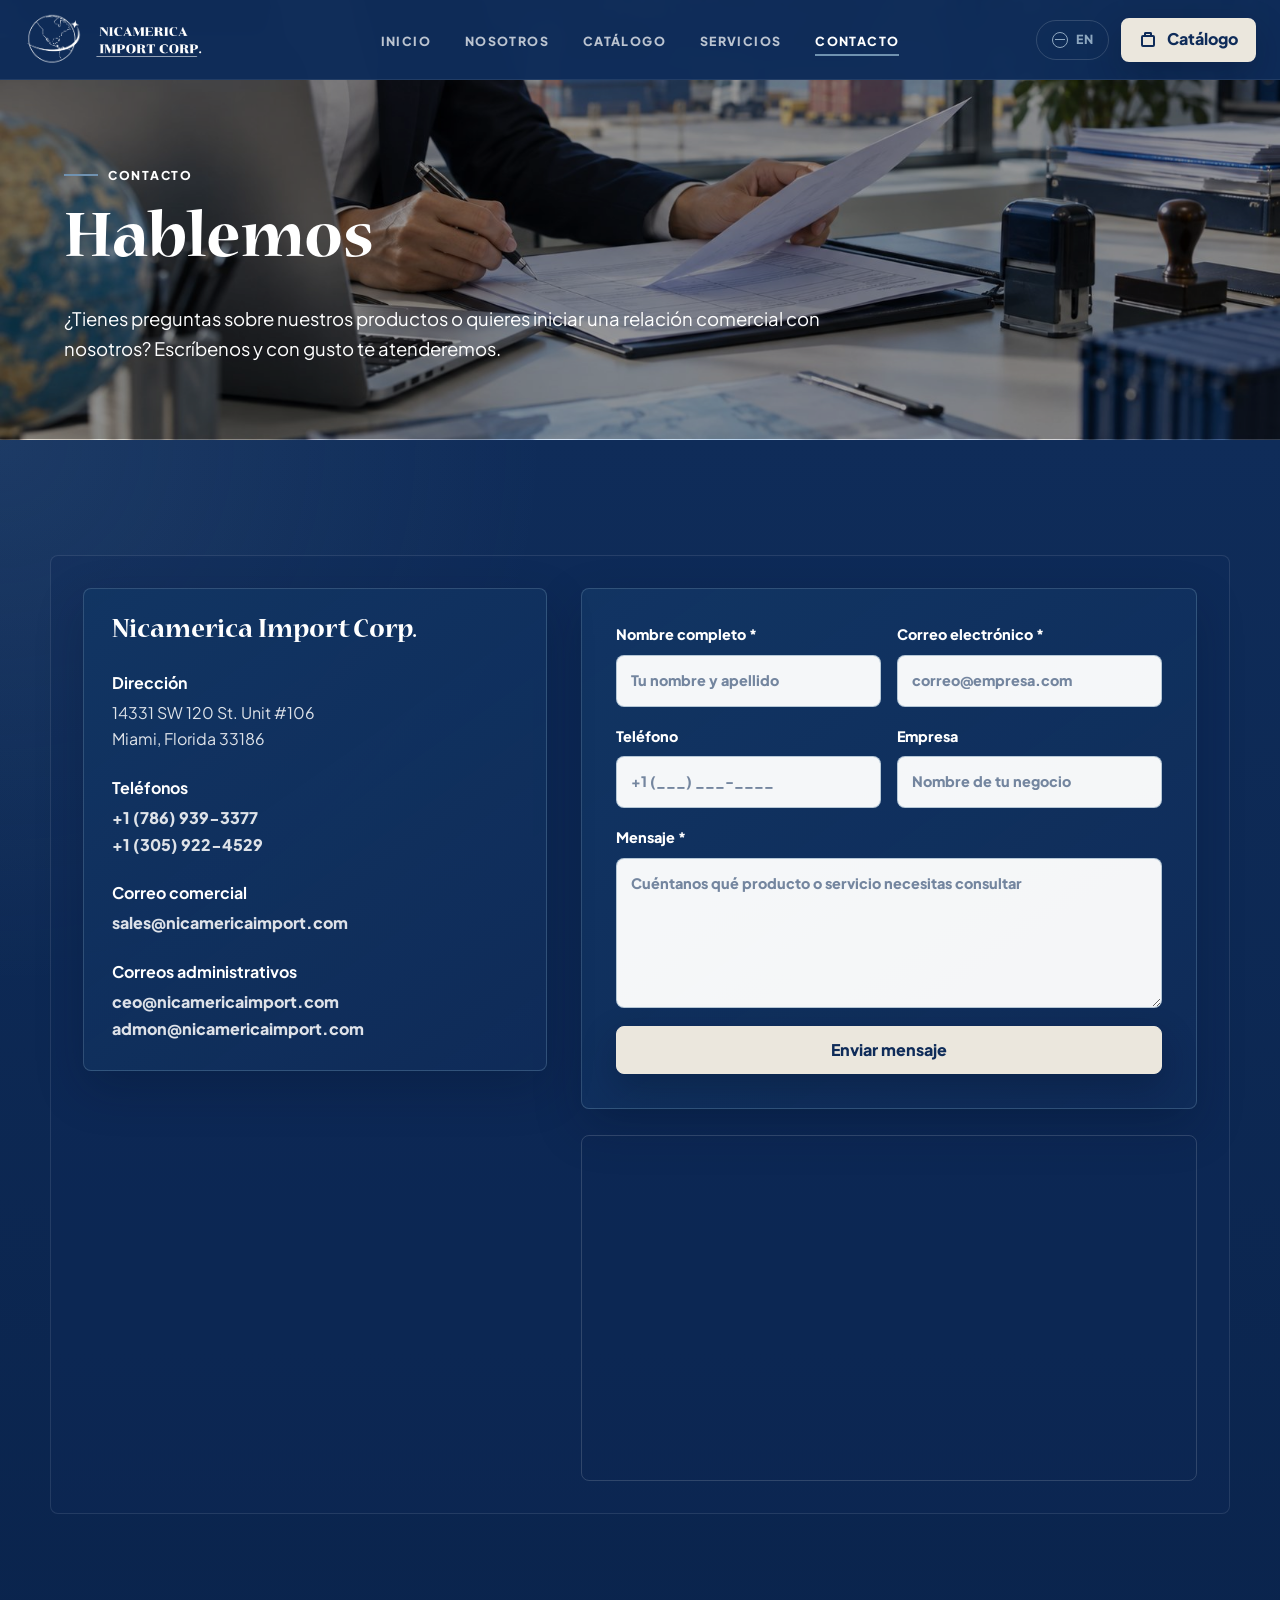
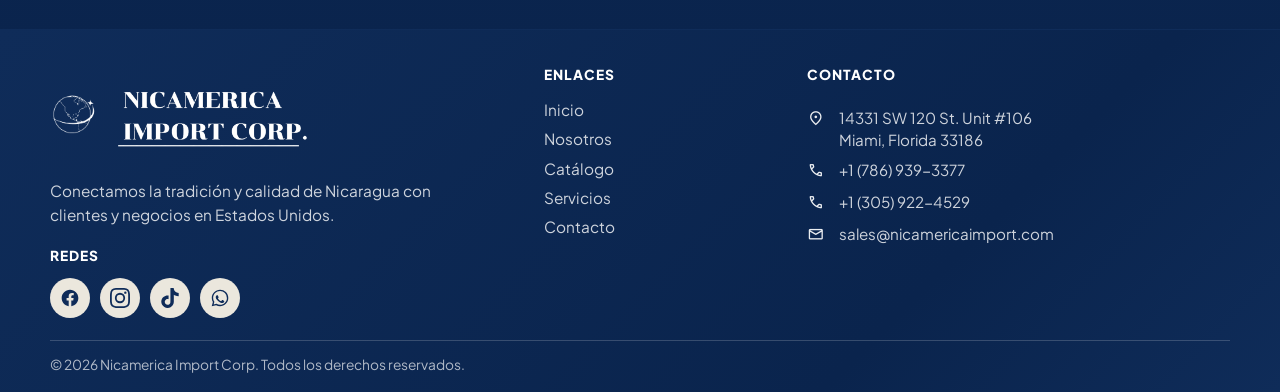
<file: contacto.html>
﻿<!doctype html>
<html lang="es">
<head>
  <meta charset="utf-8">
  <meta name="viewport" content="width=device-width, initial-scale=1">
  <title>Contacto | Nicamerica Import Corp.</title>
  <meta name="description" content="Contacta a Nicamerica Import Corp. en Miami, Florida, por teléfono o correo comercial.">
  <meta name="theme-color" content="#041b45">
  <link rel="canonical" href="https://nicamericaimport.com/contacto.html">
  <link rel="preconnect" href="https://fonts.googleapis.com">
  <link rel="preconnect" href="https://fonts.gstatic.com" crossorigin>
  <link href="https://fonts.googleapis.com/css2?family=Material+Symbols+Outlined:opsz,wght,FILL,GRAD@24,400,0,0&display=block" rel="stylesheet">
  <link href="https://fonts.googleapis.com/css2?family=Playfair+Display:wght@500;600;700&family=Plus+Jakarta+Sans:wght@400;500;600;700;800&display=swap&font-display=swap" rel="stylesheet">
  <link rel="icon" href="assets/favicon.png" type="image/png">
  <link rel="stylesheet" href="assets/styles.css?v=19">
  <script src="assets/i18n.js"></script>
  <script type="application/ld+json">{"@context":"https://schema.org","@type":"Organization","name":"Nicamerica Import Corp.","email":"sales@nicamericaimport.com","telephone":["+17869393377","+13059224529"],"address":{"@type":"PostalAddress","streetAddress":"14331 SW 120 St. Unit #106","addressLocality":"Miami","addressRegion":"FL","postalCode":"33186","addressCountry":"US"}}</script>
</head>
<body data-page="contacto">
  <header class="site-header">
    <div class="container nav-wrap">
      <a class="brand" href="index.html" data-i18n-aria="nav.brand_label" aria-label="Ir al inicio"><img class="brand-isotipo" src="assets/nicamerica-isotipo-white.png" alt=""><img class="brand-texto" src="assets/nicamerica-texto-white.png" alt="Nicamerica Import Corp."></a>
      <nav class="desktop-nav" aria-label="Navegación principal"><a href="index.html" data-page-link="inicio" data-i18n="nav.home">Inicio</a><a href="nosotros.html" data-page-link="nosotros" data-i18n="nav.about">Nosotros</a><a href="catalogo.html" data-page-link="catalogo" data-i18n="nav.catalog">Catálogo</a><a href="servicios.html" data-page-link="servicios" data-i18n="nav.services">Servicios</a><a href="contacto.html" data-page-link="contacto" data-i18n="nav.contact">Contacto</a></nav>
      <div class="header-actions"><button class="lang-toggle" id="langToggle" type="button" aria-label="Cambiar a inglés" title="Switch to English" onclick="window.i18n.toggleLang()"><span class="lang-globe material-symbols-outlined" aria-hidden="true">language</span><span class="lang-label">EN</span></button><a class="button primary compact" href="catalogo.html"><span class="material-symbols-outlined" aria-hidden="true">inventory_2</span><span data-i18n="nav.catalog_btn">Catálogo</span></a><button class="icon-button" id="menuButton" type="button" data-i18n-aria="nav.open_menu" aria-label="Abrir menú" aria-controls="mobileNav" aria-expanded="false"><span class="material-symbols-outlined" aria-hidden="true">menu</span></button></div>
    </div>
    <nav class="mobile-nav" id="mobileNav" aria-label="Navegación móvil"><a href="index.html" data-page-link="inicio" data-i18n="nav.home">Inicio</a><a href="nosotros.html" data-page-link="nosotros" data-i18n="nav.about">Nosotros</a><a href="catalogo.html" data-page-link="catalogo" data-i18n="nav.catalog">Catálogo</a><a href="servicios.html" data-page-link="servicios" data-i18n="nav.services">Servicios</a><a href="contacto.html" data-page-link="contacto" data-i18n="nav.contact">Contacto</a></nav>
  </header>

  <main>
    <section class="page-hero page-hero--contacto">
      <div class="container section-copy reveal">
        <span class="eyebrow" data-i18n="contact.hero.eyebrow">Contacto</span>
        <h1 data-i18n="contact.hero.title">Hablemos</h1>
        <p class="lead" data-i18n="contact.hero.lead">¿Tienes preguntas sobre nuestros productos o quieres iniciar una relación comercial con nosotros? Escríbenos y con gusto te atenderemos.</p>
      </div>
    </section>

    <section class="section">
      <div class="container contact-grid">
        <aside class="contact-card reveal">
          <h3>Nicamerica Import Corp.</h3>
          <div><strong data-i18n="contact.card.addr_label">Dirección</strong><p>14331 SW 120 St. Unit #106<br>Miami, Florida 33186</p></div>
          <div><strong data-i18n="contact.card.phone_label">Teléfonos</strong><a href="tel:+17869393377">+1 (786) 939-3377</a><a href="tel:+13059224529">+1 (305) 922-4529</a></div>
          <div><strong data-i18n="contact.card.email_label">Correo comercial</strong><a href="mailto:sales@nicamericaimport.com">sales@nicamericaimport.com</a></div>
          <div><strong data-i18n="contact.card.admin_label">Correos administrativos</strong><a href="mailto:ceo@nicamericaimport.com">ceo@nicamericaimport.com</a><a href="mailto:admon@nicamericaimport.com">admon@nicamericaimport.com</a></div>
        </aside>
        <div class="contact-main">
          <form id="contactForm" novalidate>
            <div class="field-grid"><label><span data-i18n="form.name">Nombre completo *</span><input name="name" autocomplete="name" data-i18n-ph="form.name_ph" placeholder="Tu nombre y apellido" required></label><label><span data-i18n="form.email">Correo electrónico *</span><input name="email" type="email" autocomplete="email" data-i18n-ph="form.email_ph" placeholder="correo@empresa.com" required></label></div>
            <div class="field-grid"><label><span data-i18n="form.phone">Teléfono</span><input name="phone" type="tel" autocomplete="tel" data-i18n-ph="form.phone_ph" placeholder="+1 (___) ___-____"></label><label><span data-i18n="form.company">Empresa</span><input name="company" autocomplete="organization" data-i18n-ph="form.company_ph" placeholder="Nombre de tu negocio"></label></div>
            <label><span data-i18n="form.message">Mensaje *</span><textarea name="message" data-i18n-ph="form.message_ph" placeholder="Cuéntanos qué producto o servicio necesitas consultar" required></textarea></label>
            <p class="form-status" id="formStatus" role="status"></p>
            <button class="button primary" type="submit" data-i18n="form.submit">Enviar mensaje</button>
          </form>
          <div class="map reveal" aria-label="Mapa de ubicación de Nicamerica Import Corp."><iframe loading="lazy" referrerpolicy="no-referrer-when-downgrade" src="https://www.google.com/maps?q=14331%20SW%20120%20St.%20Unit%20%23106%2C%20Miami%2C%20Florida%2033186&output=embed" title="Mapa de Nicamerica Import Corp."></iframe></div>
        </div>
      </div>
    </section>
  </main>

    <footer class="site-footer">
    <div class="container footer-grid">
      <div class="footer-brand">
        <div class="footer-logo-lockup" aria-label="Nicamerica Import Corp.">
          <img class="footer-logo-mark" src="assets/nicamerica-isotipo-white.png" alt="">
          <img class="footer-logo-text" src="assets/nicamerica-texto-white.png" alt="Nicamerica Import Corp.">
        </div>
        <p data-i18n="footer.tagline">Conectamos la tradición y calidad de Nicaragua con clientes y negocios en Estados Unidos.</p>
        <div class="footer-social" aria-label="Redes sociales">
          <strong data-i18n="footer.social">Redes</strong>
          <div class="footer-social-links">
            <a class="footer-social-link" href="#" aria-label="Facebook" title="Facebook" target="_blank" rel="noopener noreferrer"><svg viewBox="0 0 24 24" fill="currentColor" width="20" height="20" aria-hidden="true"><path d="M22 12c0-5.523-4.477-10-10-10S2 6.477 2 12c0 4.991 3.657 9.128 8.438 9.878v-6.987h-2.54V12h2.54V9.797c0-2.506 1.492-3.89 3.777-3.89 1.094 0 2.238.195 2.238.195v2.46h-1.26c-1.243 0-1.63.771-1.63 1.562V12h2.773l-.443 2.89h-2.33v6.988C18.343 21.128 22 16.991 22 12z"/></svg></a>
            <a class="footer-social-link" href="#" aria-label="Instagram" title="Instagram" target="_blank" rel="noopener noreferrer"><svg viewBox="0 0 24 24" fill="currentColor" width="20" height="20" aria-hidden="true"><path d="M12 2.163c3.204 0 3.584.012 4.85.07 3.252.148 4.771 1.691 4.919 4.919.058 1.265.069 1.645.069 4.849 0 3.205-.012 3.584-.069 4.849-.149 3.225-1.664 4.771-4.919 4.919-1.266.058-1.644.07-4.85.07-3.204 0-3.584-.012-4.849-.07-3.26-.149-4.771-1.699-4.919-4.92-.058-1.265-.07-1.644-.07-4.849 0-3.204.013-3.583.07-4.849.149-3.227 1.664-4.771 4.919-4.919 1.266-.057 1.645-.069 4.849-.069zM12 0C8.741 0 8.333.014 7.053.072 2.695.272.273 2.69.073 7.052.014 8.333 0 8.741 0 12c0 3.259.014 3.668.072 4.948.2 4.358 2.618 6.78 6.98 6.98 1.281.058 1.689.072 4.948.072 3.259 0 3.668-.014 4.948-.072 4.354-.2 6.782-2.618 6.979-6.98.059-1.28.073-1.689.073-4.948 0-3.259-.014-3.667-.072-4.947-.196-4.354-2.617-6.78-6.979-6.98C15.668.014 15.259 0 12 0zm0 5.838a6.162 6.162 0 100 12.324 6.162 6.162 0 000-12.324zM12 16a4 4 0 110-8 4 4 0 010 8zm6.406-11.845a1.44 1.44 0 100 2.881 1.44 1.44 0 000-2.881z"/></svg></a>
            <a class="footer-social-link" href="#" aria-label="TikTok" title="TikTok" target="_blank" rel="noopener noreferrer"><svg viewBox="0 0 24 24" fill="currentColor" width="20" height="20" aria-hidden="true"><path d="M12.525.02c1.31-.02 2.61-.01 3.91-.04.08 1.53.63 3.09 1.75 4.17 1.12 1.11 2.7 1.62 4.24 1.79v4.03c-1.44-.05-2.89-.35-4.2-.97-.57-.26-1.1-.59-1.62-.93-.01 2.92.01 5.84-.02 8.75-.08 1.4-.54 2.79-1.35 3.94-1.31 1.92-3.58 3.17-5.91 3.21-1.43.08-2.86-.31-4.08-1.03-2.02-1.19-3.44-3.37-3.65-5.71-.02-.5-.03-1-.01-1.49.18-1.9 1.12-3.72 2.58-4.96 1.66-1.44 3.98-2.13 6.15-1.72.02 1.48-.04 2.96-.04 4.44-.99-.32-2.15-.23-3.02.37-.63.41-1.11 1.04-1.36 1.75-.21.51-.15 1.07-.14 1.61.24 1.64 1.82 3.02 3.5 2.87 1.12-.01 2.19-.66 2.77-1.61.19-.33.4-.67.41-1.06.1-1.79.06-3.57.07-5.36.01-4.03-.01-8.05.02-12.07z"/></svg></a>
            <a class="footer-social-link" href="https://wa.me/17869393377" aria-label="WhatsApp" title="WhatsApp" target="_blank" rel="noopener noreferrer"><svg viewBox="0 0 24 24" fill="currentColor" width="20" height="20" aria-hidden="true"><path d="M12.04 2c-5.46 0-9.91 4.45-9.91 9.91 0 1.75.46 3.45 1.32 4.95L2.05 22l5.25-1.38c1.45.79 3.08 1.21 4.74 1.21 5.46 0 9.91-4.45 9.91-9.91 0-2.65-1.03-5.14-2.9-7.01A9.816 9.816 0 0012.04 2zm.01 1.67c2.2 0 4.26.86 5.82 2.42a8.225 8.225 0 012.41 5.83c0 4.54-3.7 8.24-8.24 8.24-1.48 0-2.93-.4-4.2-1.15l-.3-.18-3.12.82.83-3.04-.2-.31a8.196 8.196 0 01-1.26-4.38c0-4.54 3.7-8.24 8.24-8.24zm4.52 11.66c-.25-.13-1.47-.72-1.7-.81-.23-.08-.39-.13-.56.13-.17.25-.64.81-.79.97-.14.17-.29.19-.54.06-.25-.13-1.06-.39-2.02-1.25-.75-.67-1.26-1.5-1.41-1.75-.15-.25-.02-.39.11-.51.11-.11.25-.29.37-.44.13-.15.17-.25.25-.42.08-.17.04-.31-.02-.44-.06-.13-.56-1.34-.76-1.84-.2-.48-.41-.42-.56-.43h-.48c-.17 0-.44.06-.67.31-.23.25-.88.86-.88 2.1 0 1.24.9 2.44 1.03 2.61.13.17 1.77 2.7 4.29 3.79.6.26 1.07.41 1.44.53.6.19 1.15.16 1.58.1.48-.07 1.47-.6 1.68-1.18.21-.58.21-1.07.15-1.18-.06-.11-.23-.18-.48-.3z"/></svg></a>
          </div>
        </div>
      </div>
      <nav class="footer-nav" aria-label="Navegación de pie de página">
        <strong data-i18n="footer.links">Enlaces</strong>
        <a href="index.html" data-i18n="nav.home">Inicio</a>
        <a href="nosotros.html" data-i18n="nav.about">Nosotros</a>
        <a href="catalogo.html" data-i18n="nav.catalog">Catálogo</a>
        <a href="servicios.html" data-i18n="nav.services">Servicios</a>
        <a href="contacto.html" data-i18n="nav.contact">Contacto</a>
      </nav>
      <div class="footer-contact">
        <strong data-i18n="footer.contact">Contacto</strong>
        <p><span class="material-symbols-outlined" aria-hidden="true">location_on</span><span>14331 SW 120 St. Unit #106<br>Miami, Florida 33186</span></p>
        <a href="tel:+17869393377"><span class="material-symbols-outlined" aria-hidden="true">call</span>+1 (786) 939-3377</a>
        <a href="tel:+13059224529"><span class="material-symbols-outlined" aria-hidden="true">call</span>+1 (305) 922-4529</a>
        <a href="mailto:sales@nicamericaimport.com"><span class="material-symbols-outlined" aria-hidden="true">mail</span>sales@nicamericaimport.com</a>
      </div>
    </div>
    <div class="container copyright" id="copyright"></div>
  </footer>
  <script src="assets/app.js"></script>
  <script>document.addEventListener('langchange', () => window.i18n.applyTranslations());</script>
</body>
</html>
</file>
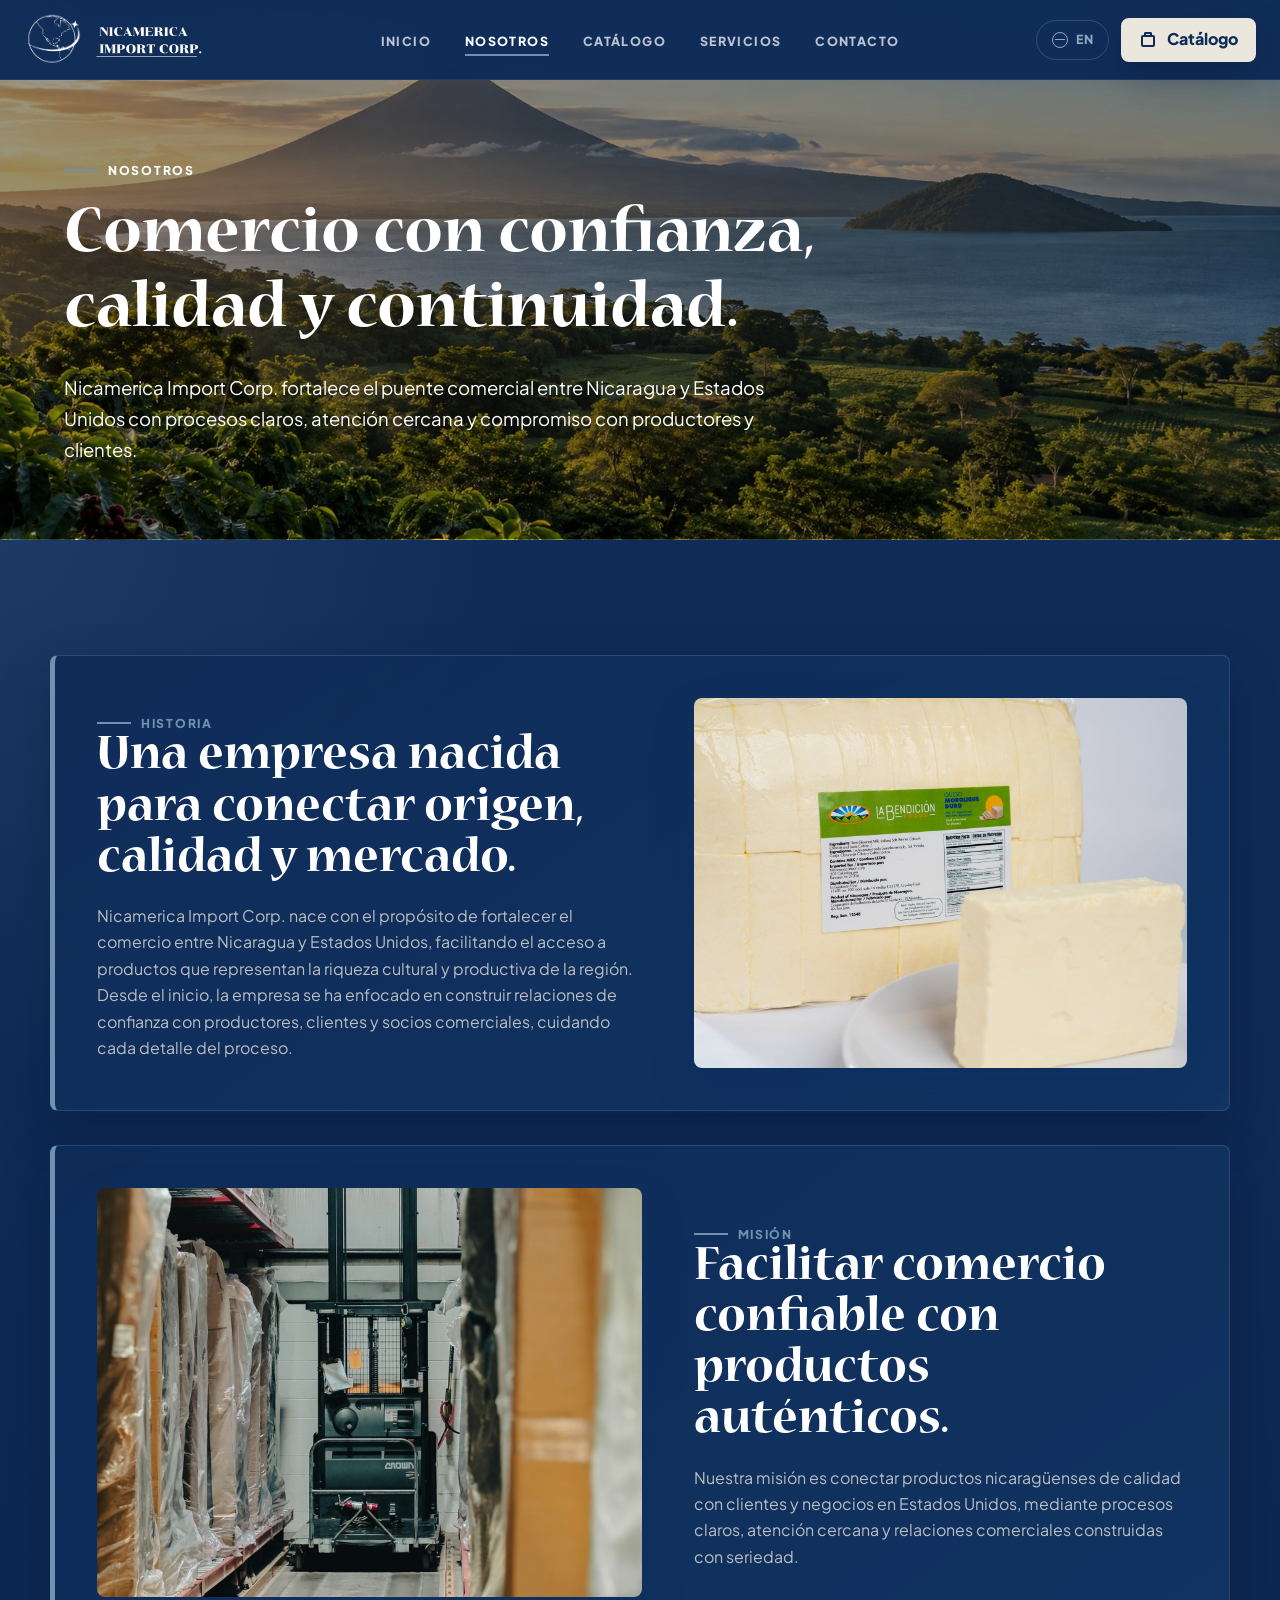
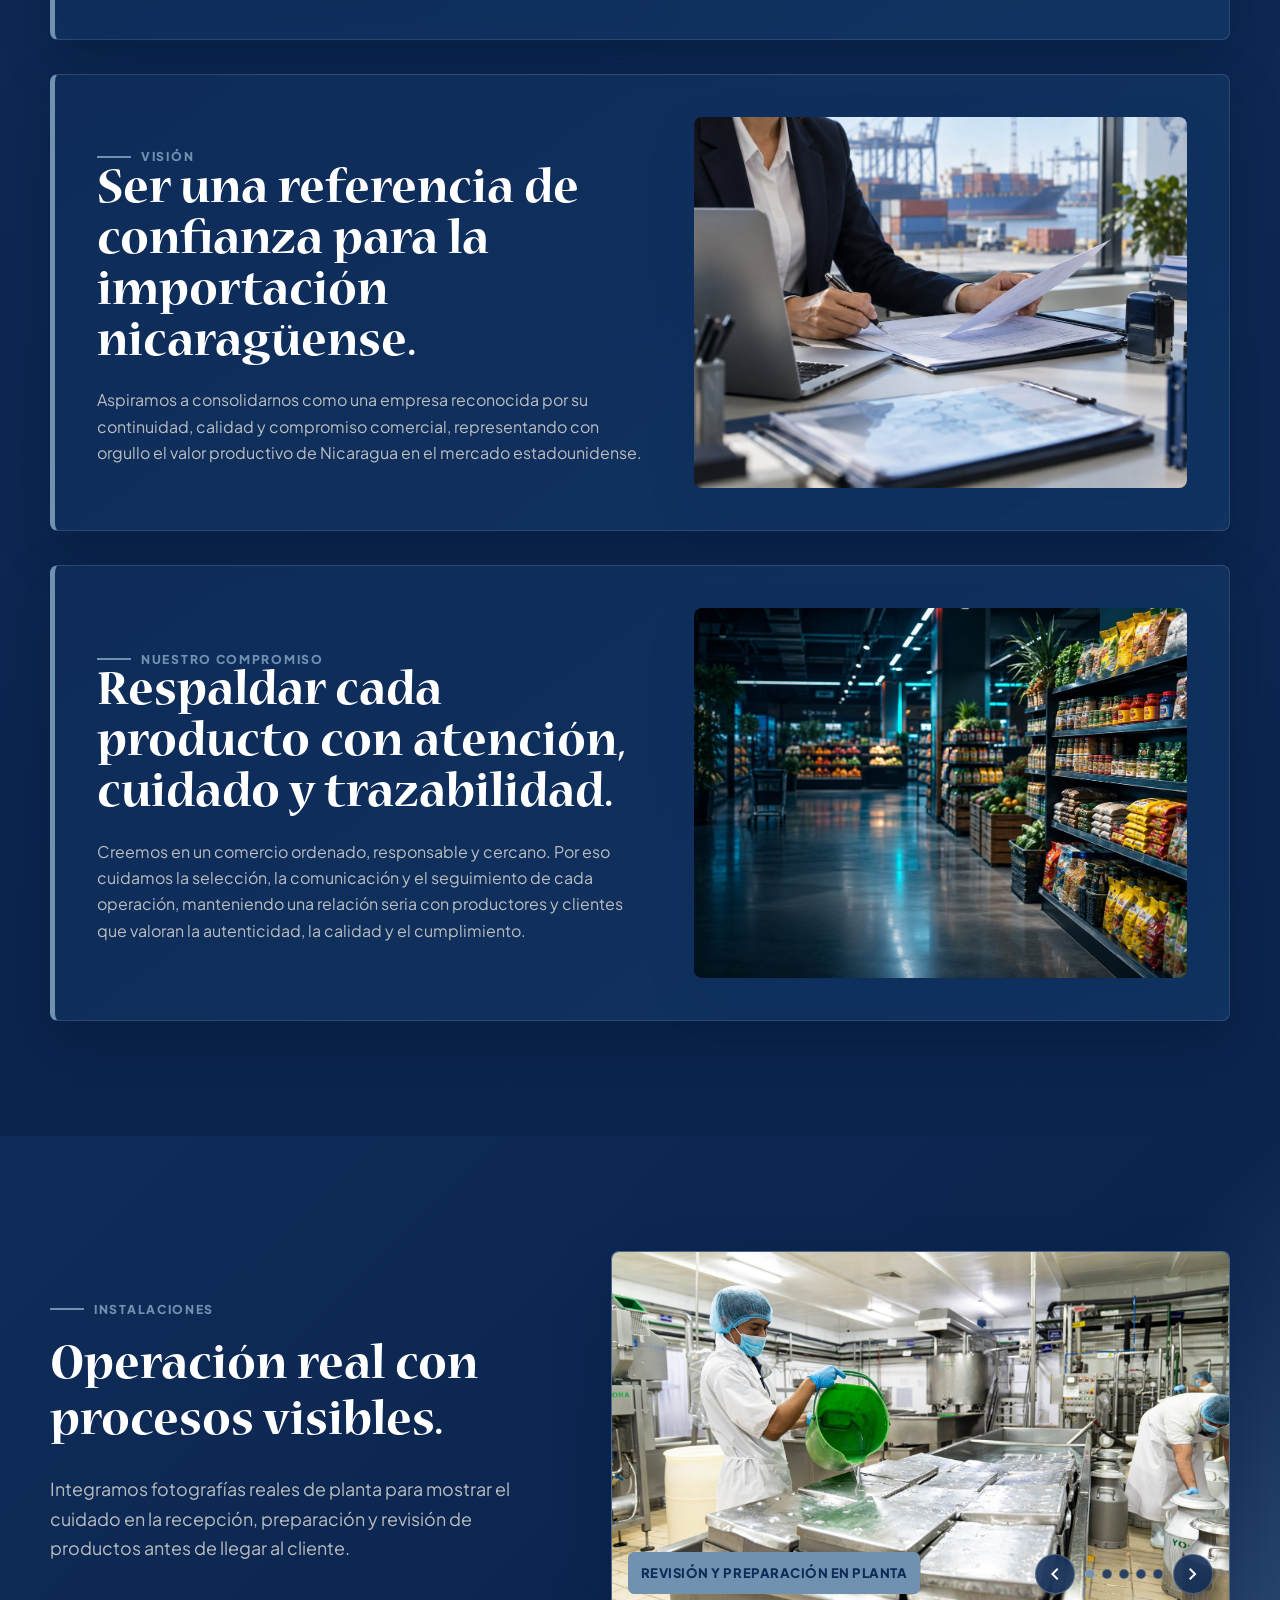
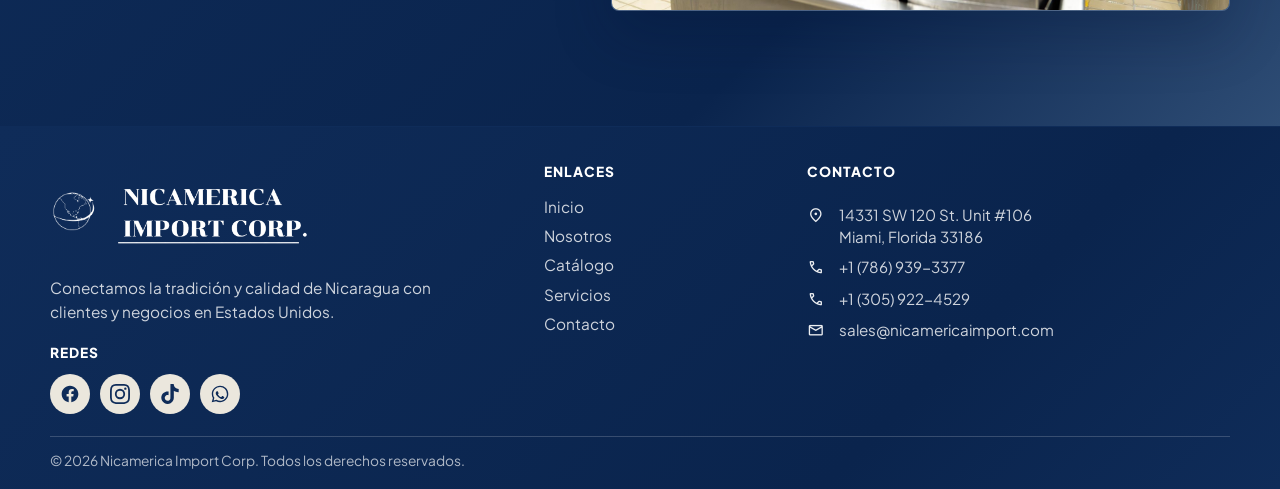
<file: nosotros.html>
﻿<!doctype html>
<html lang="es">
<head>
  <meta charset="utf-8">
  <meta name="viewport" content="width=device-width, initial-scale=1">
  <title>Nosotros | Nicamerica Import Corp.</title>
  <meta name="description" content="Conoce la historia, misión, visión y compromiso comercial de Nicamerica Import Corp.">
  <meta name="theme-color" content="#041b45">
  <link rel="canonical" href="https://nicamericaimport.com/nosotros.html">
  <link rel="preconnect" href="https://fonts.googleapis.com">
  <link rel="preconnect" href="https://fonts.gstatic.com" crossorigin>
  <link href="https://fonts.googleapis.com/css2?family=Material+Symbols+Outlined:opsz,wght,FILL,GRAD@24,400,0,0&display=block" rel="stylesheet">
  <link href="https://fonts.googleapis.com/css2?family=Playfair+Display:wght@500;600;700&family=Plus+Jakarta+Sans:wght@400;500;600;700;800&display=swap&font-display=swap" rel="stylesheet">
  <link rel="icon" href="assets/favicon.png" type="image/png">
  <link rel="stylesheet" href="assets/styles.css?v=19">
  <script src="assets/i18n.js"></script>
</head>
<body data-page="nosotros">
  <header class="site-header">
    <div class="container nav-wrap">
      <a class="brand" href="index.html" data-i18n-aria="nav.brand_label" aria-label="Ir al inicio"><img class="brand-isotipo" src="assets/nicamerica-isotipo-white.png" alt=""><img class="brand-texto" src="assets/nicamerica-texto-white.png" alt="Nicamerica Import Corp."></a>
      <nav class="desktop-nav" aria-label="Navegación principal"><a href="index.html" data-page-link="inicio" data-i18n="nav.home">Inicio</a><a href="nosotros.html" data-page-link="nosotros" data-i18n="nav.about">Nosotros</a><a href="catalogo.html" data-page-link="catalogo" data-i18n="nav.catalog">Catálogo</a><a href="servicios.html" data-page-link="servicios" data-i18n="nav.services">Servicios</a><a href="contacto.html" data-page-link="contacto" data-i18n="nav.contact">Contacto</a></nav>
      <div class="header-actions"><button class="lang-toggle" id="langToggle" type="button" aria-label="Cambiar a inglés" title="Switch to English" onclick="window.i18n.toggleLang()"><span class="lang-globe material-symbols-outlined" aria-hidden="true">language</span><span class="lang-label">EN</span></button><a class="button primary compact" href="catalogo.html"><span class="material-symbols-outlined" aria-hidden="true">inventory_2</span><span data-i18n="nav.catalog_btn">Catálogo</span></a><button class="icon-button" id="menuButton" type="button" data-i18n-aria="nav.open_menu" aria-label="Abrir menú" aria-controls="mobileNav" aria-expanded="false"><span class="material-symbols-outlined" aria-hidden="true">menu</span></button></div>
    </div>
    <nav class="mobile-nav" id="mobileNav" aria-label="Navegación móvil"><a href="index.html" data-page-link="inicio" data-i18n="nav.home">Inicio</a><a href="nosotros.html" data-page-link="nosotros" data-i18n="nav.about">Nosotros</a><a href="catalogo.html" data-page-link="catalogo" data-i18n="nav.catalog">Catálogo</a><a href="servicios.html" data-page-link="servicios" data-i18n="nav.services">Servicios</a><a href="contacto.html" data-page-link="contacto" data-i18n="nav.contact">Contacto</a></nav>
  </header>

  <main>
    <section class="page-hero page-hero--nosotros">
      <div class="container section-copy reveal">
        <span class="eyebrow" data-i18n="about.hero.eyebrow">Nosotros</span>
        <h1 data-i18n="about.hero.title">Comercio con confianza, calidad y continuidad.</h1>
        <p class="lead" data-i18n="about.hero.lead">Nicamerica Import Corp. fortalece el puente comercial entre Nicaragua y Estados Unidos con procesos claros, atención cercana y compromiso con productores y clientes.</p>
      </div>
    </section>

    <section class="section about-story-section">
      <div class="container story-stack">
        <article class="story-panel reveal">
          <div class="story-copy"><span class="eyebrow" data-i18n="about.story1.eyebrow">Historia</span><h2 data-i18n="about.story1.title">Una empresa nacida para conectar origen, calidad y mercado.</h2><p data-i18n="about.story1.text">Nicamerica Import Corp. nace con el propósito de fortalecer el comercio entre Nicaragua y Estados Unidos, facilitando el acceso a productos que representan la riqueza cultural y productiva de la región. Desde el inicio, la empresa se ha enfocado en construir relaciones de confianza con productores, clientes y socios comerciales, cuidando cada detalle del proceso.</p></div>
          <img src="assets/products/queso-morolique-duro.jpg" alt="Queso nicaragüense destacado dentro del catálogo de Nicamerica">
        </article>
        <article class="story-panel reverse reveal">
          <div class="story-copy"><span class="eyebrow" data-i18n="about.story2.eyebrow">Misión</span><h2 data-i18n="about.story2.title">Facilitar comercio confiable con productos auténticos.</h2><p data-i18n="about.story2.text">Nuestra misión es conectar productos nicaragüenses de calidad con clientes y negocios en Estados Unidos, mediante procesos claros, atención cercana y relaciones comerciales construidas con seriedad.</p></div>
          <img src="assets/stock/logistica-almacen.jpg" alt="Operación logística en almacén para productos de importación">
        </article>
        <article class="story-panel story-panel--vision reveal">
          <div class="story-copy"><span class="eyebrow" data-i18n="about.story3.eyebrow">Visión</span><h2 data-i18n="about.story3.title">Ser una referencia de confianza para la importación nicaragüense.</h2><p data-i18n="about.story3.text">Aspiramos a consolidarnos como una empresa reconocida por su continuidad, calidad y compromiso comercial, representando con orgullo el valor productivo de Nicaragua en el mercado estadounidense.</p></div>
          <img src="assets/generated/import-agent.jpg" alt="Agente revisando documentos de importación y logística">
        </article>
        <article class="story-panel reveal">
          <div class="story-copy"><span class="eyebrow" data-i18n="about.story4.eyebrow">Nuestro compromiso</span><h2 data-i18n="about.story4.title">Respaldar cada producto con atención, cuidado y trazabilidad.</h2><p data-i18n="about.story4.text">Creemos en un comercio ordenado, responsable y cercano. Por eso cuidamos la selección, la comunicación y el seguimiento de cada operación, manteniendo una relación seria con productores y clientes que valoran la autenticidad, la calidad y el cumplimiento.</p></div>
          <img src="assets/generated/supermarket-aisle.jpg" alt="Pasillo de supermercado con productos importados">
        </article>
      </div>
    </section>

    <section class="section intro-band">
      <div class="container intro-layout">
        <div class="section-copy reveal"><span class="eyebrow light" data-i18n="about.plant.eyebrow">Instalaciones</span><h2 data-i18n="about.plant.title">Operación real con procesos visibles.</h2><p data-i18n="about.plant.text">Integramos fotografías reales de planta para mostrar el cuidado en la recepción, preparación y revisión de productos antes de llegar al cliente.</p></div>
        <div class="plant-carousel plant-photo dark reveal" aria-label="Fotografías de instalaciones y procesos en planta">
          <div class="plant-carousel-track">
            <figure class="plant-carousel-slide is-active">
              <img src="assets/plant/plant-quality.jpg" alt="Equipo trabajando en la revisión de productos dentro de la planta">
              <figcaption data-i18n="about.plant.figcaption">Revisión y preparación en planta</figcaption>
            </figure>
            <figure class="plant-carousel-slide">
              <img src="assets/plant/plant-production.jpg" alt="Personal trabajando durante el proceso de producción">
              <figcaption>Proceso de producción</figcaption>
            </figure>
            <figure class="plant-carousel-slide">
              <img src="assets/plant/plant-packaging.jpg" alt="Personal revisando productos durante el empaque">
              <figcaption>Empaque y control</figcaption>
            </figure>
            <figure class="plant-carousel-slide">
              <img src="assets/plant/plant-overview.jpg" alt="Vista general de equipos e instalaciones de planta">
              <figcaption>Área de planta</figcaption>
            </figure>
            <figure class="plant-carousel-slide">
              <img src="assets/plant/plant-equipment.jpg" alt="Equipo de planta usado durante la operación">
              <figcaption>Equipo operativo</figcaption>
            </figure>
          </div>
          <div class="plant-carousel-controls" aria-label="Controles del carrusel de planta">
            <button class="plant-carousel-button" type="button" data-plant-carousel="prev" aria-label="Foto anterior"><span class="material-symbols-outlined" aria-hidden="true">chevron_left</span></button>
            <div class="plant-carousel-dots" aria-label="Seleccionar foto"></div>
            <button class="plant-carousel-button" type="button" data-plant-carousel="next" aria-label="Foto siguiente"><span class="material-symbols-outlined" aria-hidden="true">chevron_right</span></button>
          </div>
        </div>
      </div>
    </section>
  </main>

    <footer class="site-footer">
    <div class="container footer-grid">
      <div class="footer-brand">
        <div class="footer-logo-lockup" aria-label="Nicamerica Import Corp.">
          <img class="footer-logo-mark" src="assets/nicamerica-isotipo-white.png" alt="">
          <img class="footer-logo-text" src="assets/nicamerica-texto-white.png" alt="Nicamerica Import Corp.">
        </div>
        <p data-i18n="footer.tagline">Conectamos la tradición y calidad de Nicaragua con clientes y negocios en Estados Unidos.</p>
        <div class="footer-social" aria-label="Redes sociales">
          <strong data-i18n="footer.social">Redes</strong>
          <div class="footer-social-links">
            <a class="footer-social-link" href="#" aria-label="Facebook" title="Facebook" target="_blank" rel="noopener noreferrer"><svg viewBox="0 0 24 24" fill="currentColor" width="20" height="20" aria-hidden="true"><path d="M22 12c0-5.523-4.477-10-10-10S2 6.477 2 12c0 4.991 3.657 9.128 8.438 9.878v-6.987h-2.54V12h2.54V9.797c0-2.506 1.492-3.89 3.777-3.89 1.094 0 2.238.195 2.238.195v2.46h-1.26c-1.243 0-1.63.771-1.63 1.562V12h2.773l-.443 2.89h-2.33v6.988C18.343 21.128 22 16.991 22 12z"/></svg></a>
            <a class="footer-social-link" href="#" aria-label="Instagram" title="Instagram" target="_blank" rel="noopener noreferrer"><svg viewBox="0 0 24 24" fill="currentColor" width="20" height="20" aria-hidden="true"><path d="M12 2.163c3.204 0 3.584.012 4.85.07 3.252.148 4.771 1.691 4.919 4.919.058 1.265.069 1.645.069 4.849 0 3.205-.012 3.584-.069 4.849-.149 3.225-1.664 4.771-4.919 4.919-1.266.058-1.644.07-4.85.07-3.204 0-3.584-.012-4.849-.07-3.26-.149-4.771-1.699-4.919-4.92-.058-1.265-.07-1.644-.07-4.849 0-3.204.013-3.583.07-4.849.149-3.227 1.664-4.771 4.919-4.919 1.266-.057 1.645-.069 4.849-.069zM12 0C8.741 0 8.333.014 7.053.072 2.695.272.273 2.69.073 7.052.014 8.333 0 8.741 0 12c0 3.259.014 3.668.072 4.948.2 4.358 2.618 6.78 6.98 6.98 1.281.058 1.689.072 4.948.072 3.259 0 3.668-.014 4.948-.072 4.354-.2 6.782-2.618 6.979-6.98.059-1.28.073-1.689.073-4.948 0-3.259-.014-3.667-.072-4.947-.196-4.354-2.617-6.78-6.979-6.98C15.668.014 15.259 0 12 0zm0 5.838a6.162 6.162 0 100 12.324 6.162 6.162 0 000-12.324zM12 16a4 4 0 110-8 4 4 0 010 8zm6.406-11.845a1.44 1.44 0 100 2.881 1.44 1.44 0 000-2.881z"/></svg></a>
            <a class="footer-social-link" href="#" aria-label="TikTok" title="TikTok" target="_blank" rel="noopener noreferrer"><svg viewBox="0 0 24 24" fill="currentColor" width="20" height="20" aria-hidden="true"><path d="M12.525.02c1.31-.02 2.61-.01 3.91-.04.08 1.53.63 3.09 1.75 4.17 1.12 1.11 2.7 1.62 4.24 1.79v4.03c-1.44-.05-2.89-.35-4.2-.97-.57-.26-1.1-.59-1.62-.93-.01 2.92.01 5.84-.02 8.75-.08 1.4-.54 2.79-1.35 3.94-1.31 1.92-3.58 3.17-5.91 3.21-1.43.08-2.86-.31-4.08-1.03-2.02-1.19-3.44-3.37-3.65-5.71-.02-.5-.03-1-.01-1.49.18-1.9 1.12-3.72 2.58-4.96 1.66-1.44 3.98-2.13 6.15-1.72.02 1.48-.04 2.96-.04 4.44-.99-.32-2.15-.23-3.02.37-.63.41-1.11 1.04-1.36 1.75-.21.51-.15 1.07-.14 1.61.24 1.64 1.82 3.02 3.5 2.87 1.12-.01 2.19-.66 2.77-1.61.19-.33.4-.67.41-1.06.1-1.79.06-3.57.07-5.36.01-4.03-.01-8.05.02-12.07z"/></svg></a>
            <a class="footer-social-link" href="https://wa.me/17869393377" aria-label="WhatsApp" title="WhatsApp" target="_blank" rel="noopener noreferrer"><svg viewBox="0 0 24 24" fill="currentColor" width="20" height="20" aria-hidden="true"><path d="M12.04 2c-5.46 0-9.91 4.45-9.91 9.91 0 1.75.46 3.45 1.32 4.95L2.05 22l5.25-1.38c1.45.79 3.08 1.21 4.74 1.21 5.46 0 9.91-4.45 9.91-9.91 0-2.65-1.03-5.14-2.9-7.01A9.816 9.816 0 0012.04 2zm.01 1.67c2.2 0 4.26.86 5.82 2.42a8.225 8.225 0 012.41 5.83c0 4.54-3.7 8.24-8.24 8.24-1.48 0-2.93-.4-4.2-1.15l-.3-.18-3.12.82.83-3.04-.2-.31a8.196 8.196 0 01-1.26-4.38c0-4.54 3.7-8.24 8.24-8.24zm4.52 11.66c-.25-.13-1.47-.72-1.7-.81-.23-.08-.39-.13-.56.13-.17.25-.64.81-.79.97-.14.17-.29.19-.54.06-.25-.13-1.06-.39-2.02-1.25-.75-.67-1.26-1.5-1.41-1.75-.15-.25-.02-.39.11-.51.11-.11.25-.29.37-.44.13-.15.17-.25.25-.42.08-.17.04-.31-.02-.44-.06-.13-.56-1.34-.76-1.84-.2-.48-.41-.42-.56-.43h-.48c-.17 0-.44.06-.67.31-.23.25-.88.86-.88 2.1 0 1.24.9 2.44 1.03 2.61.13.17 1.77 2.7 4.29 3.79.6.26 1.07.41 1.44.53.6.19 1.15.16 1.58.1.48-.07 1.47-.6 1.68-1.18.21-.58.21-1.07.15-1.18-.06-.11-.23-.18-.48-.3z"/></svg></a>
          </div>
        </div>
      </div>
      <nav class="footer-nav" aria-label="Navegación de pie de página">
        <strong data-i18n="footer.links">Enlaces</strong>
        <a href="index.html" data-i18n="nav.home">Inicio</a>
        <a href="nosotros.html" data-i18n="nav.about">Nosotros</a>
        <a href="catalogo.html" data-i18n="nav.catalog">Catálogo</a>
        <a href="servicios.html" data-i18n="nav.services">Servicios</a>
        <a href="contacto.html" data-i18n="nav.contact">Contacto</a>
      </nav>
      <div class="footer-contact">
        <strong data-i18n="footer.contact">Contacto</strong>
        <p><span class="material-symbols-outlined" aria-hidden="true">location_on</span><span>14331 SW 120 St. Unit #106<br>Miami, Florida 33186</span></p>
        <a href="tel:+17869393377"><span class="material-symbols-outlined" aria-hidden="true">call</span>+1 (786) 939-3377</a>
        <a href="tel:+13059224529"><span class="material-symbols-outlined" aria-hidden="true">call</span>+1 (305) 922-4529</a>
        <a href="mailto:sales@nicamericaimport.com"><span class="material-symbols-outlined" aria-hidden="true">mail</span>sales@nicamericaimport.com</a>
      </div>
    </div>
    <div class="container copyright" id="copyright"></div>
  </footer>
  <script src="assets/app.js"></script>
  <script>document.addEventListener('langchange', () => window.i18n.applyTranslations());</script>
</body>
</html>
</file>
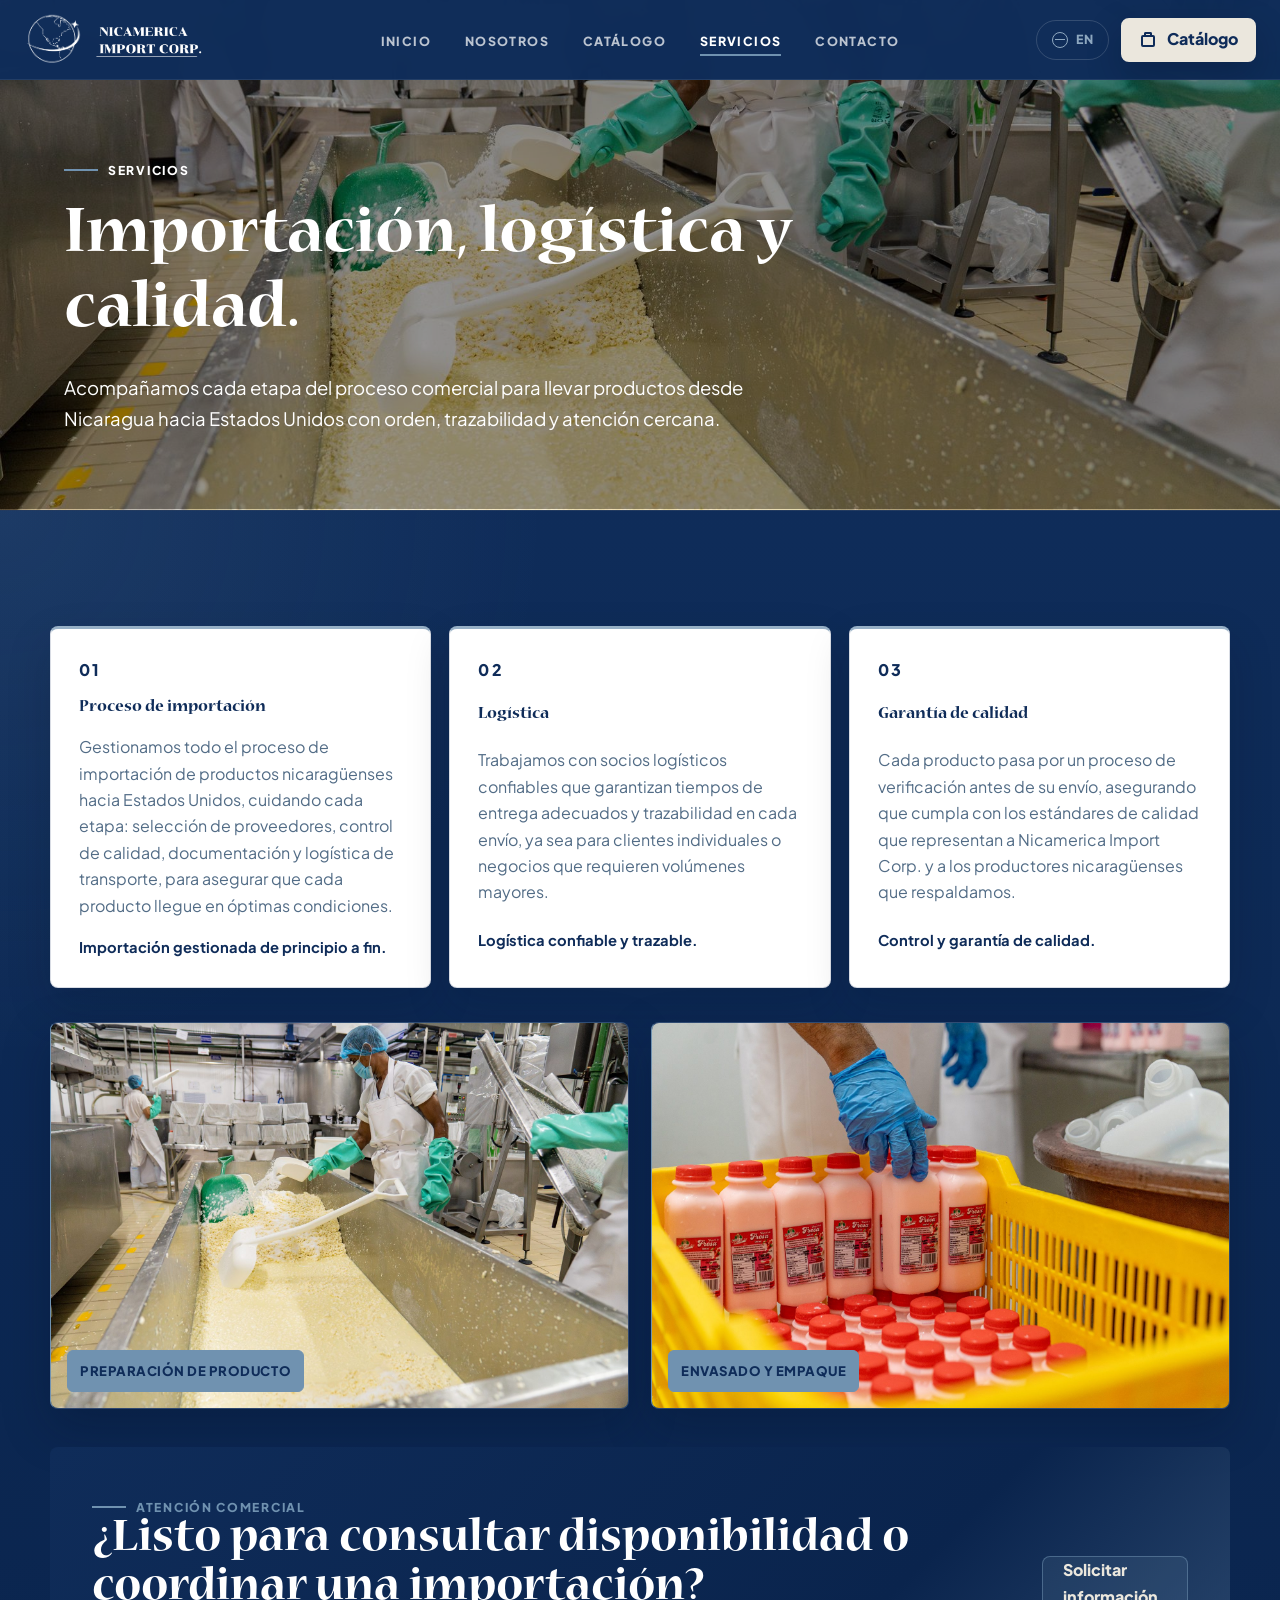
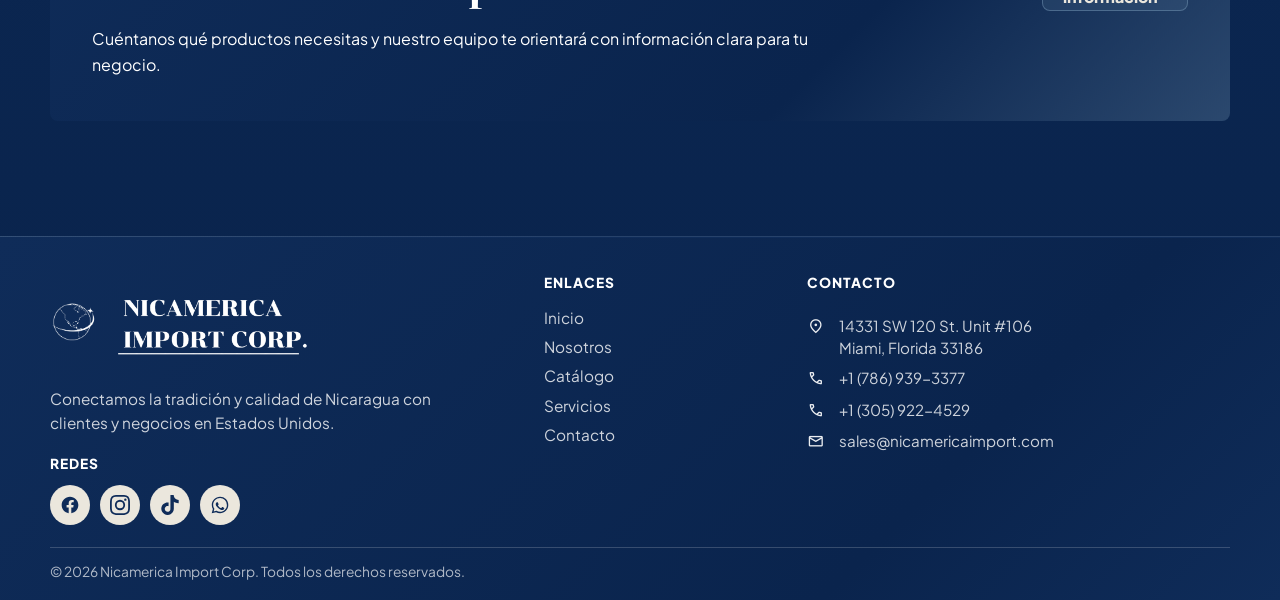
<file: servicios.html>
﻿<!doctype html>
<html lang="es">
<head>
  <meta charset="utf-8">
  <meta name="viewport" content="width=device-width, initial-scale=1">
  <title>Servicios | Nicamerica Import Corp.</title>
  <meta name="description" content="Servicios de importación, logística y garantía de calidad de Nicamerica Import Corp.">
  <meta name="theme-color" content="#041b45">
  <link rel="canonical" href="https://nicamericaimport.com/servicios.html">
  <link rel="preconnect" href="https://fonts.googleapis.com">
  <link rel="preconnect" href="https://fonts.gstatic.com" crossorigin>
  <link href="https://fonts.googleapis.com/css2?family=Material+Symbols+Outlined:opsz,wght,FILL,GRAD@24,400,0,0&display=block" rel="stylesheet">
  <link href="https://fonts.googleapis.com/css2?family=Playfair+Display:wght@500;600;700&family=Plus+Jakarta+Sans:wght@400;500;600;700;800&display=swap&font-display=swap" rel="stylesheet">
  <link rel="icon" href="assets/favicon.png" type="image/png">
  <link rel="stylesheet" href="assets/styles.css?v=19">
  <script src="assets/i18n.js"></script>
</head>
<body data-page="servicios">
  <header class="site-header">
    <div class="container nav-wrap">
      <a class="brand" href="index.html" data-i18n-aria="nav.brand_label" aria-label="Ir al inicio"><img class="brand-isotipo" src="assets/nicamerica-isotipo-white.png" alt=""><img class="brand-texto" src="assets/nicamerica-texto-white.png" alt="Nicamerica Import Corp."></a>
      <nav class="desktop-nav" aria-label="Navegación principal"><a href="index.html" data-page-link="inicio" data-i18n="nav.home">Inicio</a><a href="nosotros.html" data-page-link="nosotros" data-i18n="nav.about">Nosotros</a><a href="catalogo.html" data-page-link="catalogo" data-i18n="nav.catalog">Catálogo</a><a href="servicios.html" data-page-link="servicios" data-i18n="nav.services">Servicios</a><a href="contacto.html" data-page-link="contacto" data-i18n="nav.contact">Contacto</a></nav>
      <div class="header-actions"><button class="lang-toggle" id="langToggle" type="button" aria-label="Cambiar a inglés" title="Switch to English" onclick="window.i18n.toggleLang()"><span class="lang-globe material-symbols-outlined" aria-hidden="true">language</span><span class="lang-label">EN</span></button><a class="button primary compact" href="catalogo.html"><span class="material-symbols-outlined" aria-hidden="true">inventory_2</span><span data-i18n="nav.catalog_btn">Catálogo</span></a><button class="icon-button" id="menuButton" type="button" data-i18n-aria="nav.open_menu" aria-label="Abrir menú" aria-controls="mobileNav" aria-expanded="false"><span class="material-symbols-outlined" aria-hidden="true">menu</span></button></div>
    </div>
    <nav class="mobile-nav" id="mobileNav" aria-label="Navegación móvil"><a href="index.html" data-page-link="inicio" data-i18n="nav.home">Inicio</a><a href="nosotros.html" data-page-link="nosotros" data-i18n="nav.about">Nosotros</a><a href="catalogo.html" data-page-link="catalogo" data-i18n="nav.catalog">Catálogo</a><a href="servicios.html" data-page-link="servicios" data-i18n="nav.services">Servicios</a><a href="contacto.html" data-page-link="contacto" data-i18n="nav.contact">Contacto</a></nav>
  </header>

  <main>
    <section class="page-hero page-hero--servicios">
      <div class="container section-copy reveal">
        <span class="eyebrow" data-i18n="services.hero.eyebrow">Servicios</span>
        <h1 data-i18n="services.hero.title">Importación, logística y calidad.</h1>
        <p class="lead" data-i18n="services.hero.lead">Acompañamos cada etapa del proceso comercial para llevar productos desde Nicaragua hacia Estados Unidos con orden, trazabilidad y atención cercana.</p>
      </div>
    </section>

    <section class="section services-section">
      <div class="container">
        <div class="services-grid">
          <article class="service-card reveal"><span>01</span><h3 data-i18n="services.s1.title">Proceso de importación</h3><p data-i18n="services.s1.text">Gestionamos todo el proceso de importación de productos nicaragüenses hacia Estados Unidos, cuidando cada etapa: selección de proveedores, control de calidad, documentación y logística de transporte, para asegurar que cada producto llegue en óptimas condiciones.</p><strong data-i18n="services.s1.cta">Importación gestionada de principio a fin.</strong></article>
          <article class="service-card reveal"><span>02</span><h3 data-i18n="services.s2.title">Logística</h3><p data-i18n="services.s2.text">Trabajamos con socios logísticos confiables que garantizan tiempos de entrega adecuados y trazabilidad en cada envío, ya sea para clientes individuales o negocios que requieren volúmenes mayores.</p><strong data-i18n="services.s2.cta">Logística confiable y trazable.</strong></article>
          <article class="service-card reveal"><span>03</span><h3 data-i18n="services.s3.title">Garantía de calidad</h3><p data-i18n="services.s3.text">Cada producto pasa por un proceso de verificación antes de su envío, asegurando que cumpla con los estándares de calidad que representan a Nicamerica Import Corp. y a los productores nicaragüenses que respaldamos.</p><strong data-i18n="services.s3.cta">Control y garantía de calidad.</strong></article>
        </div>
        <div class="placeholder-grid">
          <figure class="plant-photo reveal"><img src="assets/plant/plant-production.jpg" alt="Proceso de producción con producto en área de preparación"><figcaption data-i18n="services.plant1">Preparación de producto</figcaption></figure>
          <figure class="plant-photo reveal"><img src="assets/plant/plant-packaging.jpg" alt="Productos envasados durante proceso de empaque"><figcaption data-i18n="services.plant2">Envasado y empaque</figcaption></figure>
        </div>
        <aside class="service-cta reveal">
          <div><span class="eyebrow light" data-i18n="services.cta.eyebrow">Atención comercial</span><h2 data-i18n="services.cta.title">¿Listo para consultar disponibilidad o coordinar una importación?</h2><p data-i18n="services.cta.text">Cuéntanos qué productos necesitas y nuestro equipo te orientará con información clara para tu negocio.</p></div>
          <a class="button secondary" href="contacto.html" data-i18n="services.cta.btn">Solicitar información</a>
        </aside>
      </div>
    </section>
  </main>

    <footer class="site-footer">
    <div class="container footer-grid">
      <div class="footer-brand">
        <div class="footer-logo-lockup" aria-label="Nicamerica Import Corp.">
          <img class="footer-logo-mark" src="assets/nicamerica-isotipo-white.png" alt="">
          <img class="footer-logo-text" src="assets/nicamerica-texto-white.png" alt="Nicamerica Import Corp.">
        </div>
        <p data-i18n="footer.tagline">Conectamos la tradición y calidad de Nicaragua con clientes y negocios en Estados Unidos.</p>
        <div class="footer-social" aria-label="Redes sociales">
          <strong data-i18n="footer.social">Redes</strong>
          <div class="footer-social-links">
            <a class="footer-social-link" href="#" aria-label="Facebook" title="Facebook" target="_blank" rel="noopener noreferrer"><svg viewBox="0 0 24 24" fill="currentColor" width="20" height="20" aria-hidden="true"><path d="M22 12c0-5.523-4.477-10-10-10S2 6.477 2 12c0 4.991 3.657 9.128 8.438 9.878v-6.987h-2.54V12h2.54V9.797c0-2.506 1.492-3.89 3.777-3.89 1.094 0 2.238.195 2.238.195v2.46h-1.26c-1.243 0-1.63.771-1.63 1.562V12h2.773l-.443 2.89h-2.33v6.988C18.343 21.128 22 16.991 22 12z"/></svg></a>
            <a class="footer-social-link" href="#" aria-label="Instagram" title="Instagram" target="_blank" rel="noopener noreferrer"><svg viewBox="0 0 24 24" fill="currentColor" width="20" height="20" aria-hidden="true"><path d="M12 2.163c3.204 0 3.584.012 4.85.07 3.252.148 4.771 1.691 4.919 4.919.058 1.265.069 1.645.069 4.849 0 3.205-.012 3.584-.069 4.849-.149 3.225-1.664 4.771-4.919 4.919-1.266.058-1.644.07-4.85.07-3.204 0-3.584-.012-4.849-.07-3.26-.149-4.771-1.699-4.919-4.92-.058-1.265-.07-1.644-.07-4.849 0-3.204.013-3.583.07-4.849.149-3.227 1.664-4.771 4.919-4.919 1.266-.057 1.645-.069 4.849-.069zM12 0C8.741 0 8.333.014 7.053.072 2.695.272.273 2.69.073 7.052.014 8.333 0 8.741 0 12c0 3.259.014 3.668.072 4.948.2 4.358 2.618 6.78 6.98 6.98 1.281.058 1.689.072 4.948.072 3.259 0 3.668-.014 4.948-.072 4.354-.2 6.782-2.618 6.979-6.98.059-1.28.073-1.689.073-4.948 0-3.259-.014-3.667-.072-4.947-.196-4.354-2.617-6.78-6.979-6.98C15.668.014 15.259 0 12 0zm0 5.838a6.162 6.162 0 100 12.324 6.162 6.162 0 000-12.324zM12 16a4 4 0 110-8 4 4 0 010 8zm6.406-11.845a1.44 1.44 0 100 2.881 1.44 1.44 0 000-2.881z"/></svg></a>
            <a class="footer-social-link" href="#" aria-label="TikTok" title="TikTok" target="_blank" rel="noopener noreferrer"><svg viewBox="0 0 24 24" fill="currentColor" width="20" height="20" aria-hidden="true"><path d="M12.525.02c1.31-.02 2.61-.01 3.91-.04.08 1.53.63 3.09 1.75 4.17 1.12 1.11 2.7 1.62 4.24 1.79v4.03c-1.44-.05-2.89-.35-4.2-.97-.57-.26-1.1-.59-1.62-.93-.01 2.92.01 5.84-.02 8.75-.08 1.4-.54 2.79-1.35 3.94-1.31 1.92-3.58 3.17-5.91 3.21-1.43.08-2.86-.31-4.08-1.03-2.02-1.19-3.44-3.37-3.65-5.71-.02-.5-.03-1-.01-1.49.18-1.9 1.12-3.72 2.58-4.96 1.66-1.44 3.98-2.13 6.15-1.72.02 1.48-.04 2.96-.04 4.44-.99-.32-2.15-.23-3.02.37-.63.41-1.11 1.04-1.36 1.75-.21.51-.15 1.07-.14 1.61.24 1.64 1.82 3.02 3.5 2.87 1.12-.01 2.19-.66 2.77-1.61.19-.33.4-.67.41-1.06.1-1.79.06-3.57.07-5.36.01-4.03-.01-8.05.02-12.07z"/></svg></a>
            <a class="footer-social-link" href="https://wa.me/17869393377" aria-label="WhatsApp" title="WhatsApp" target="_blank" rel="noopener noreferrer"><svg viewBox="0 0 24 24" fill="currentColor" width="20" height="20" aria-hidden="true"><path d="M12.04 2c-5.46 0-9.91 4.45-9.91 9.91 0 1.75.46 3.45 1.32 4.95L2.05 22l5.25-1.38c1.45.79 3.08 1.21 4.74 1.21 5.46 0 9.91-4.45 9.91-9.91 0-2.65-1.03-5.14-2.9-7.01A9.816 9.816 0 0012.04 2zm.01 1.67c2.2 0 4.26.86 5.82 2.42a8.225 8.225 0 012.41 5.83c0 4.54-3.7 8.24-8.24 8.24-1.48 0-2.93-.4-4.2-1.15l-.3-.18-3.12.82.83-3.04-.2-.31a8.196 8.196 0 01-1.26-4.38c0-4.54 3.7-8.24 8.24-8.24zm4.52 11.66c-.25-.13-1.47-.72-1.7-.81-.23-.08-.39-.13-.56.13-.17.25-.64.81-.79.97-.14.17-.29.19-.54.06-.25-.13-1.06-.39-2.02-1.25-.75-.67-1.26-1.5-1.41-1.75-.15-.25-.02-.39.11-.51.11-.11.25-.29.37-.44.13-.15.17-.25.25-.42.08-.17.04-.31-.02-.44-.06-.13-.56-1.34-.76-1.84-.2-.48-.41-.42-.56-.43h-.48c-.17 0-.44.06-.67.31-.23.25-.88.86-.88 2.1 0 1.24.9 2.44 1.03 2.61.13.17 1.77 2.7 4.29 3.79.6.26 1.07.41 1.44.53.6.19 1.15.16 1.58.1.48-.07 1.47-.6 1.68-1.18.21-.58.21-1.07.15-1.18-.06-.11-.23-.18-.48-.3z"/></svg></a>
          </div>
        </div>
      </div>
      <nav class="footer-nav" aria-label="Navegación de pie de página">
        <strong data-i18n="footer.links">Enlaces</strong>
        <a href="index.html" data-i18n="nav.home">Inicio</a>
        <a href="nosotros.html" data-i18n="nav.about">Nosotros</a>
        <a href="catalogo.html" data-i18n="nav.catalog">Catálogo</a>
        <a href="servicios.html" data-i18n="nav.services">Servicios</a>
        <a href="contacto.html" data-i18n="nav.contact">Contacto</a>
      </nav>
      <div class="footer-contact">
        <strong data-i18n="footer.contact">Contacto</strong>
        <p><span class="material-symbols-outlined" aria-hidden="true">location_on</span><span>14331 SW 120 St. Unit #106<br>Miami, Florida 33186</span></p>
        <a href="tel:+17869393377"><span class="material-symbols-outlined" aria-hidden="true">call</span>+1 (786) 939-3377</a>
        <a href="tel:+13059224529"><span class="material-symbols-outlined" aria-hidden="true">call</span>+1 (305) 922-4529</a>
        <a href="mailto:sales@nicamericaimport.com"><span class="material-symbols-outlined" aria-hidden="true">mail</span>sales@nicamericaimport.com</a>
      </div>
    </div>
    <div class="container copyright" id="copyright"></div>
  </footer>
  <script src="assets/app.js"></script>
  <script>document.addEventListener('langchange', () => window.i18n.applyTranslations());</script>
</body>
</html>
</file>
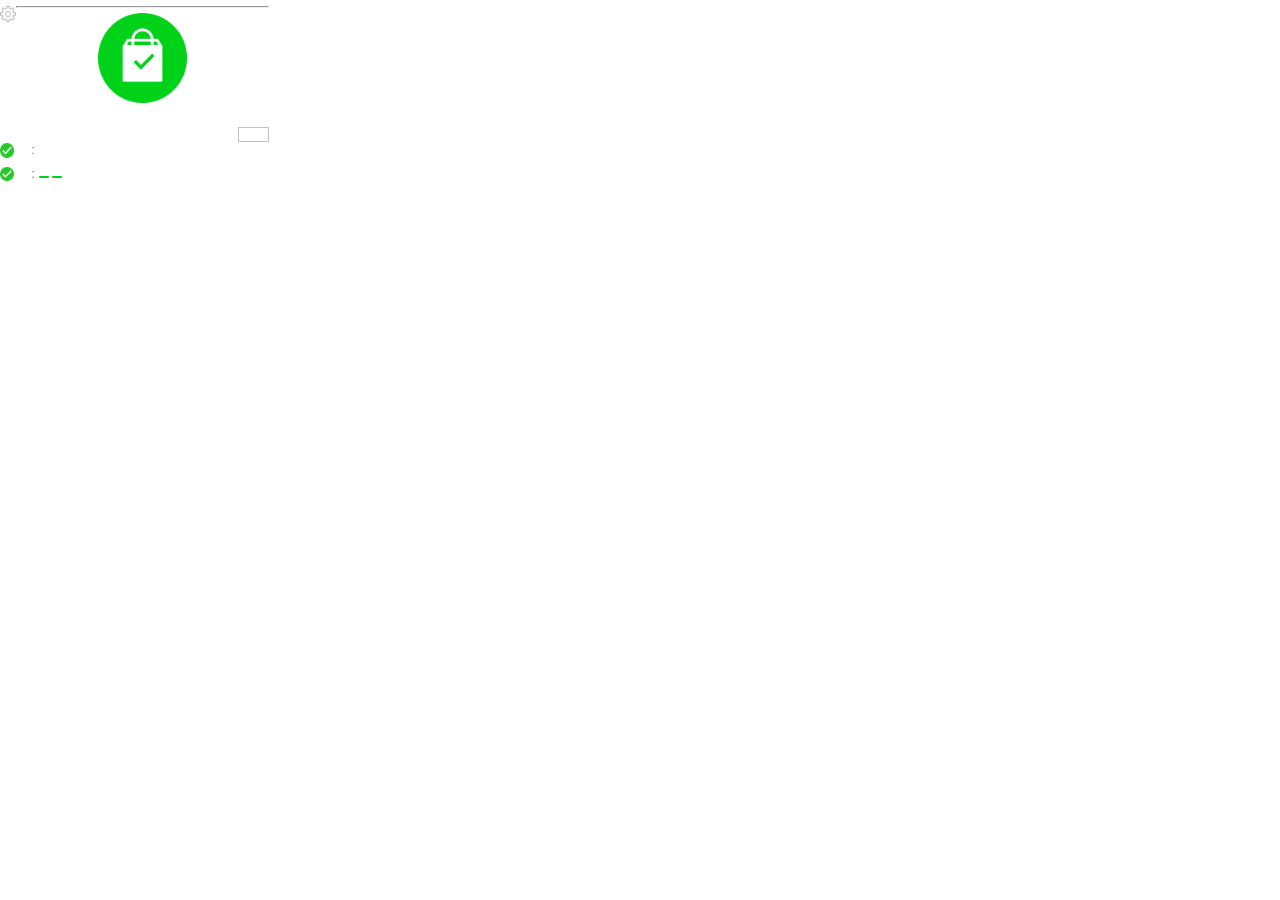
<file: tmp-responsive-check/chrome-profile-4593ef6c58f245a1a3e200603db75b01/Default/Extensions/glcimepnljoholdmjchkloafkggfoijh/2.1.60_0/popup/pay.html>
<html>
<head>
<script src="../utils/debug.js"></script>
<script src="../utils/type.js"></script>
<script src="../utils/product.js"></script>
<script src="../utils/common.js"></script>
<script src="../utils/product.js"></script>
<link rel="stylesheet" type="text/css" href="popup.css">
<meta charset=utf-8>
</head>
<body>

<div id="pay-container" class="body">
    <div >
        <input type="image" class="setting_icon" style="float: left;" src="../images/settings.png" />
        <div id="caption" style="text-align:center;" class="caption"></div>
    </div>
  
    <hr>
    <div style="display: flex; justify-content: center;">
        <img id ="payment-icon-large" src="../images/pay_large.png" class="status_large_icon">
    </div>
    </br>
    <div id="status" class="title" style="display: flex; justify-content: center;">
    </div>
    
    <div id="netpay-pannel">
        </br>
        <div id="netpay-mode" style="display: inline-block;" class="netpay-mode" ></div>
        <img id="netpay-switch" style="float: right; cursor: pointer;">
    </div>
    
    <div id="misc-pannel">
        </br>
        <div id="website-name-container">
            <img src="../images/icon_checked.png" style="vertical-align: middle;" class="list-icon">
            <div id="website" class="message" style="display: inline-block;"></div>
            <div style="display: inline-block;">:</div>
            <div id="website-name" class="message" style="display: inline-block;"></div>
        </div>
        <div id="status-description-container">
            <img src="../images/icon_checked.png" style="vertical-align: middle;" class="list-icon">
            <div id="status-name" class="message " style="display: inline-block;"></div>
            <div style="display: inline-block;">:</div>
            <div id="status-official" class="message plate" style="display: inline-block;"></div>
            <div id="status-safe" class="message plate" style="display: inline-block;"></div>
        </div>
        <div id="security-check-container" style="display: none;" class="list-text">
            <img id="scan-result-img" style="vertical-align: middle;" class="list-icon">
   
            <div style="display: inline-block;">
                <span id="security-check"></span>
                <span class="item-space">:</span>
                <span id="security-state" class="item-space"></span>
                <span id="risk-processed" class="resolve"></span>
            </div>
        </div>
    </div> 
</div>

</body>
<script src="./update-common.js"></script>
<script src="./update-popup-pay.js"></script>
<script src="./popup.js"></script>
</html>
</file>
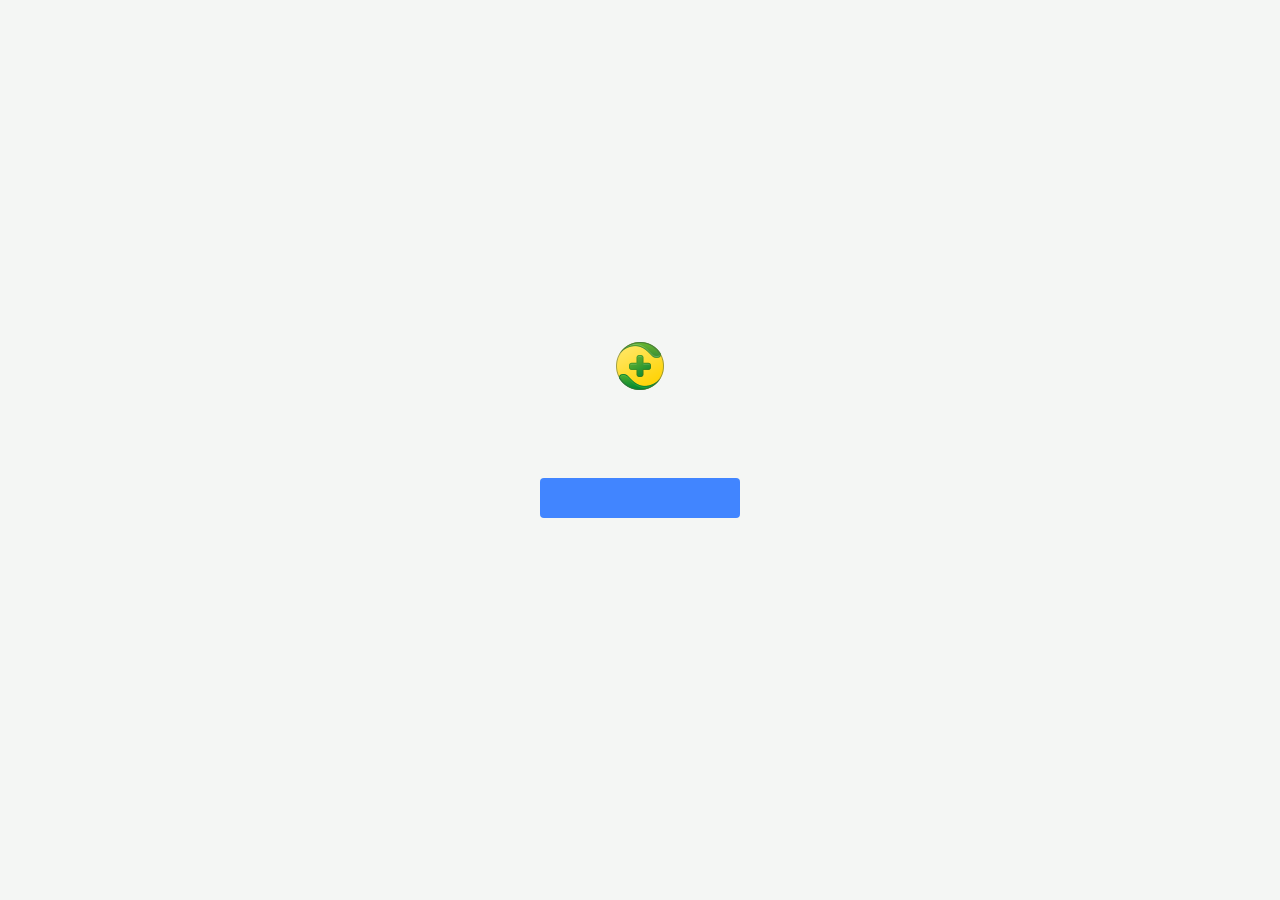
<file: tmp-responsive-check/chrome-profile-4593ef6c58f245a1a3e200603db75b01/Default/Extensions/glcimepnljoholdmjchkloafkggfoijh/2.1.60_0/popup/privacy.html>
﻿<html>

<head>
    <script src="../utils/debug.js"></script>
    <script src="../utils/type.js"></script>
    <script src="../utils/product.js"></script>
    <script src="../utils/pref.js"></script>
    <script src="../utils/common.js"></script>

    <link rel="stylesheet" type="text/css" href="privacy.css">
    <meta charset=utf-8>
    <title></title>
</head>

<body>
    <div id="privacy_panel">
        <div class="pri_panel_logo">
            <img src="../images/360ts_promo.png" />
            <p id="ext-name"></p>
        </div>
        <div class="pri_panel_content">
            <h3 id="pri-page-title"></h3>
            <p id="pri-page-detail"></p>
            <p class="single-line"><label id="pri-page-statements"></label><span id="pri-statements"></span></p>
            <p id="pri-page-refuse"></p>
        </div>
        <div class="pri_panel_btn">
            <div id="pri-btn-accept" class="btn confirm"></div>
            <div id="pri-btn-decline" class="btn cancle"></div>
        </div>
    </div>
    <script src="privacy.js"></script>
</body>

</html>
</file>
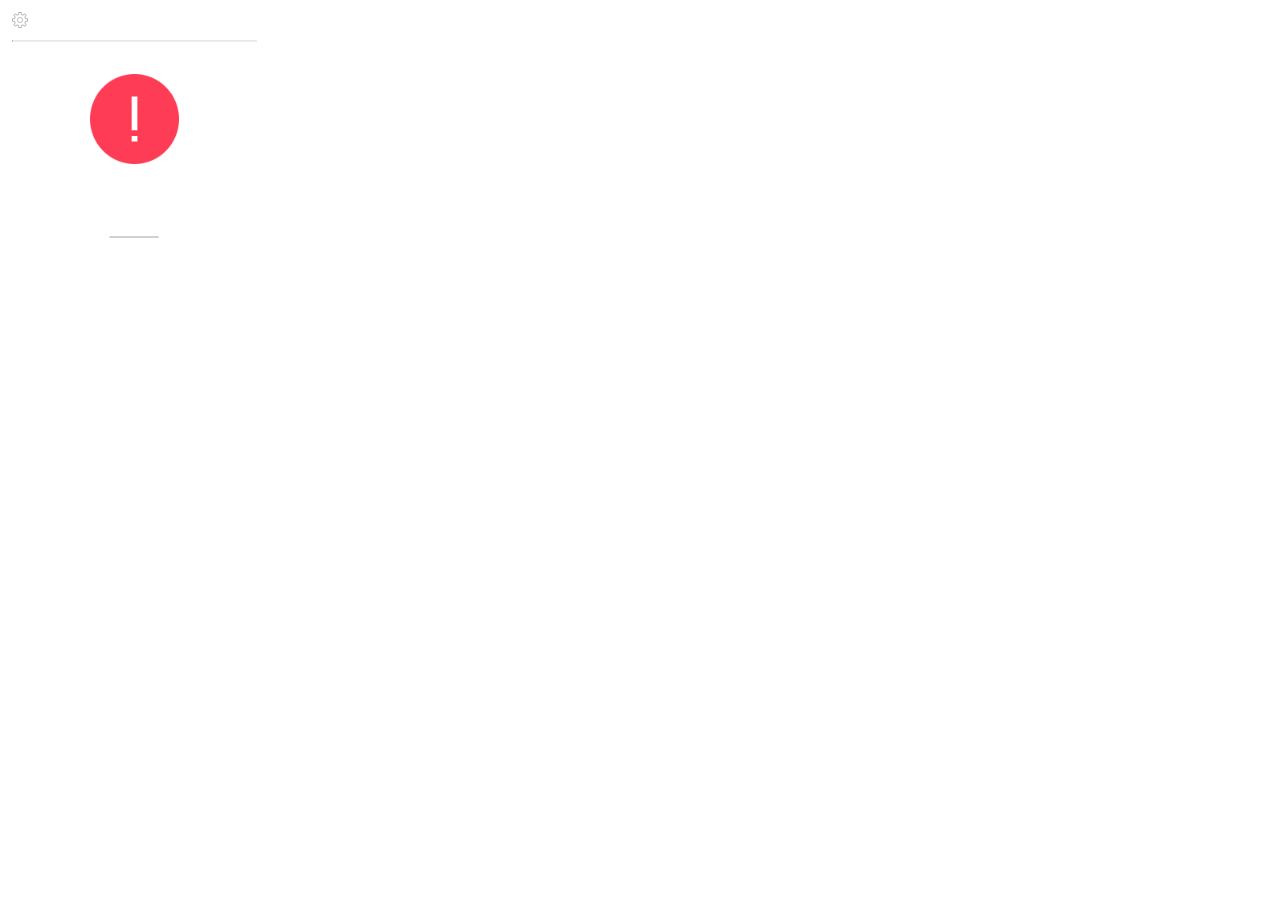
<file: tmp-responsive-check/chrome-profile-4593ef6c58f245a1a3e200603db75b01/Default/Extensions/glcimepnljoholdmjchkloafkggfoijh/2.1.60_0/popup/risk.html>
<html>
<head>
<script src="../utils/debug.js"></script>
<script src="../utils/type.js"></script>
<script src="../utils/product.js"></script>
<script src="./risk.js"></script>
<script src="../utils/common.js"></script>
<script src="../utils/product.js"></script>
<link rel="stylesheet" type="text/css" href="popup.css">
<meta charset=utf-8>
</head>
<body>

<div id="risk-container">
    <div class="setting_bar_container">
        <input type="image" class="setting_icon" src="../images/settings.png" />
        <div id="caption"></div>
    </div>
    
    <hr class="setting-divider">
    
    <div class="border">
        <div class="large_icon_container" style="display: flex; justify-content: center;">
            <img src="../images/risk_large.png" class="status_large_icon">
        </div>
     
        <div class="status-container">
            <div id="status-text" class="title" style="display: flex; justify-content: center;"></div>
            <div id="status-desc" class="description" style="display: flex; justify-content: center;"></div>
        </div>
        
        <div id="report-pannel">
            <span id="report-false-positive"></span>
            <div id="button-container">
                <div id="close-tab" style="display: inline-block;"></div>
            </div>
        </div>
    </div>
</div>

</body>
<script src="./update-common.js"></script>
<script src="./update-popup-risk.js"></script>
<script src="./popup.js"></script>
</html>
</file>
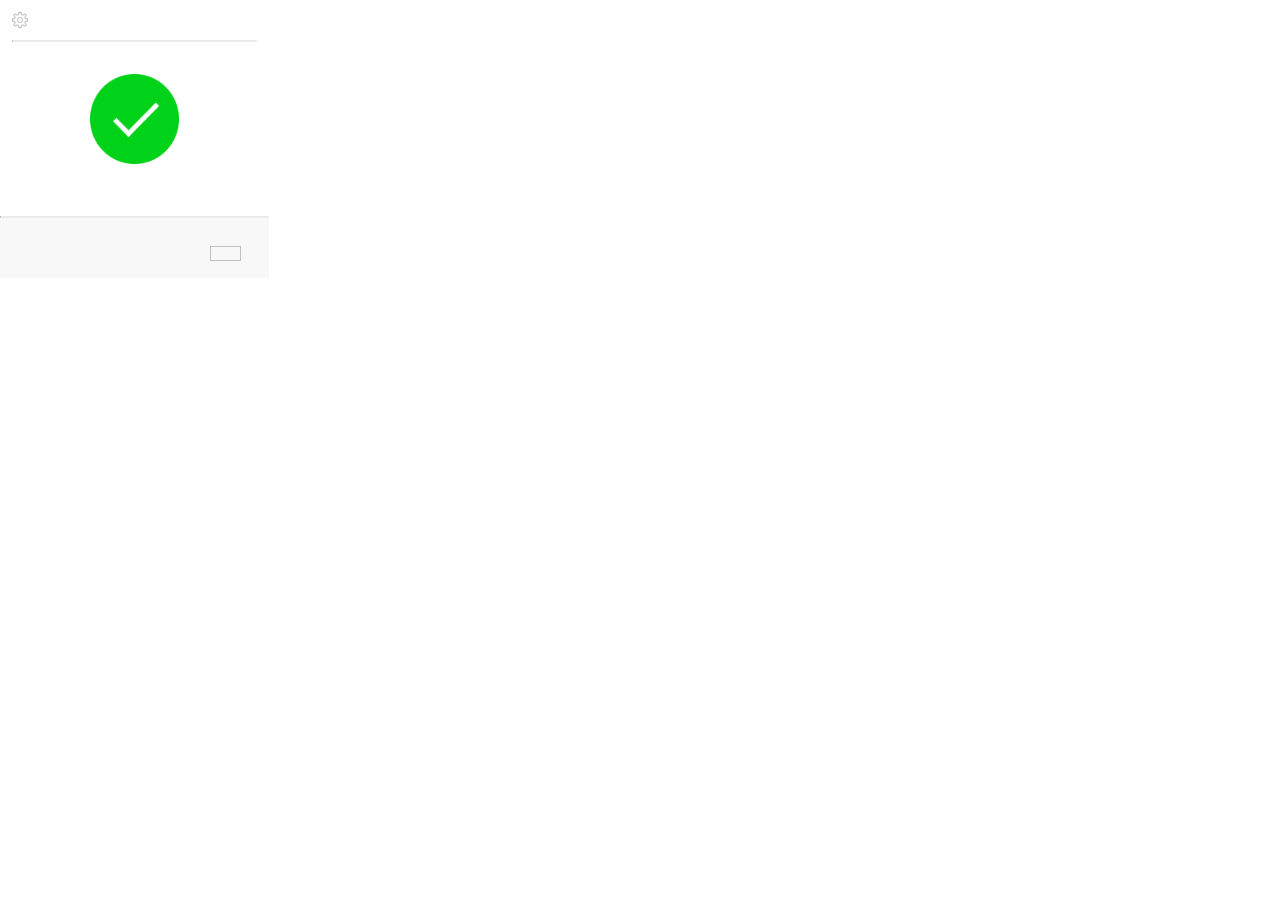
<file: tmp-responsive-check/chrome-profile-4593ef6c58f245a1a3e200603db75b01/Default/Extensions/glcimepnljoholdmjchkloafkggfoijh/2.1.60_0/popup/safe.html>
<html>
<head>
<script src="../utils/debug.js"></script>
<script src="../utils/type.js"></script>
<script src="../utils/product.js"></script>
<script src="../utils/common.js"></script>
<script src="../utils/product.js"></script>
<link rel="stylesheet" type="text/css" href="popup.css">
<meta charset=utf-8>
</head>
<body>

<div id="safe-container" class="body">
    <div class="setting_bar_container">
        <input type="image" class="setting_icon" src="../images/settings.png" />
        <div id="caption"></div>
    </div>
    
    <hr class="setting-divider">
    
    <div class="border">
        <div class="large_icon_container" style="display: flex; justify-content: center;">
            <img src="../images/safe_large.png" class="status_large_icon" id="large_icon">
        </div>
        
        <div class="status-container">
            <div id="status-text" class="title" style="display: flex; justify-content: center;"></div>
            <div id="status-desc" class="description" style="display: none; justify-content: center;"></div>
        </div>
    </div>
    
    <hr class="enhance-divider">
    
    <div id="enhance-pannel">
        <div id="enhance-text"></div>
        
        <div id="netpay-pannel">
            <div id="netpay-mode" style="display: inline-block;" ></div>
            <img id="netpay-switch" style="float: right; cursor: pointer;">
        </div>
        
        <div id="misc-pannel">
            <div id="security-check-container" style="display: none;" class="margin20px list-text">
                <img id="scan-result-img" style="vertical-align: middle;" class="list-icon">
       
                <div style="display: inline-block;">
                    <span id="security-check"></span>
                    <span class="item-space">:</span>
                    <span id="security-state" class="item-space"></span>
                    <span id="risk-processed" class="resolve"></span>
                </div>
            </div>
        </div>
    </div>

    
</div>

</body>
<script src="./update-common.js"></script>
<script src="./update-popup-safe.js"></script>
<script src="./popup.js"></script>
</html>
</file>
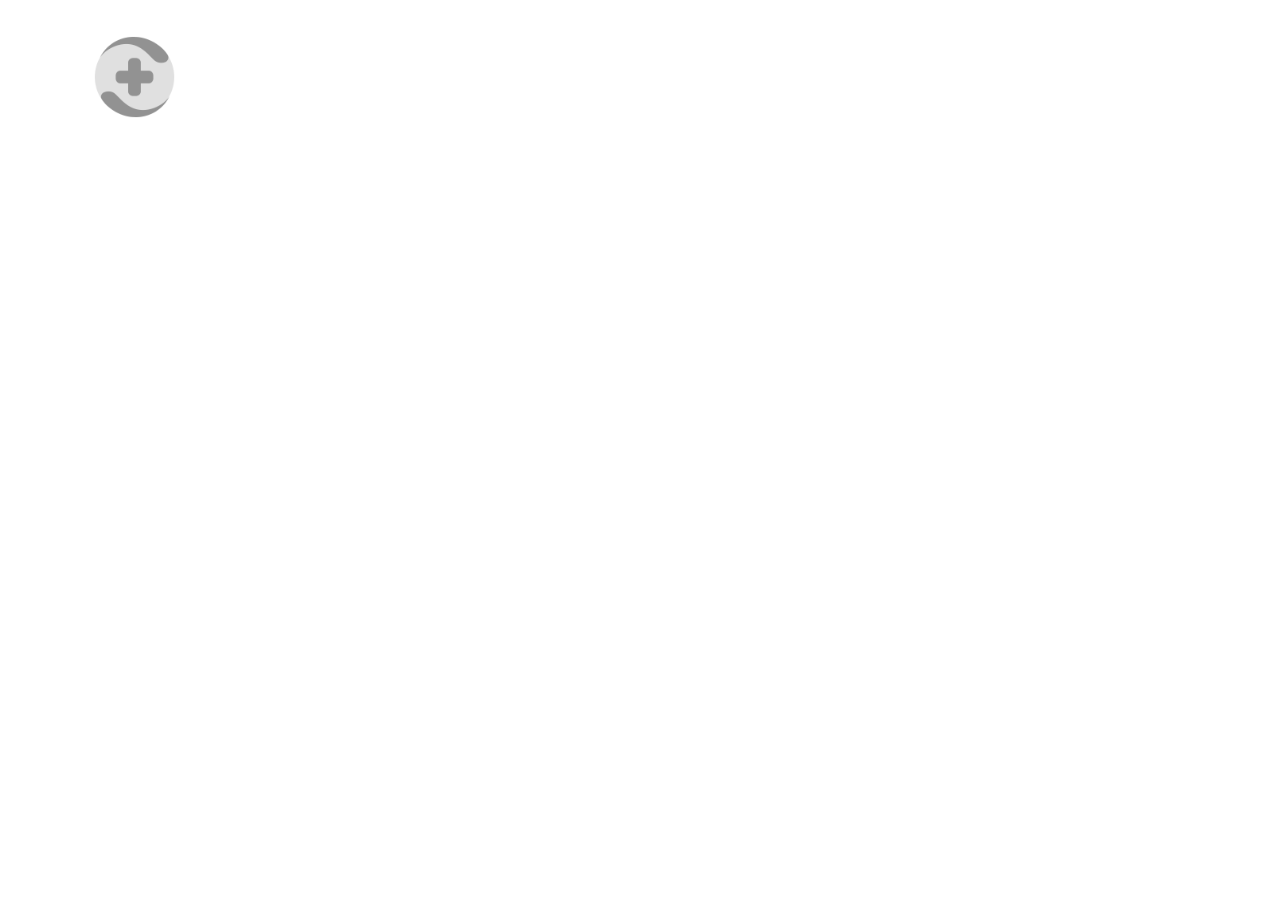
<file: tmp-responsive-check/chrome-profile-4593ef6c58f245a1a3e200603db75b01/Default/Extensions/glcimepnljoholdmjchkloafkggfoijh/2.1.60_0/popup/siteaccess.html>
<html>
<head>
<script src="../utils/debug.js"></script>
<script src="../utils/type.js"></script>
<script src="../utils/product.js"></script>
<script src="./siteaccess.js"></script>
<link rel="stylesheet" type="text/css" href="popup.css">
<meta charset=utf-8>
</head>
<body>

<div id="upgrade-container">
    <div class="border">
        <div class="large_icon_container" style="display: flex; justify-content: center;">
            <img src="../images/icon_status_disable_large.png" class="status_large_icon">
        </div>
        
        <div id="enable_message" class="description" style="justify-content: center;"></div>
 
    </div>
</div>

</body>
</html>
</file>
<file: assets/styles.css>
﻿:root {
  --primary: #002E5D;
  --secondary: #003366;
  --white: #FFFFFF;
  --ink: #002E5D;
  --muted: rgba(0, 46, 93, 0.72);
  --line: rgba(0, 46, 93, 0.16);
  --soft: rgba(0, 46, 93, 0.045);
  --soft-blue: rgba(0, 51, 102, 0.08);
  --deep: #FFFFFF;
  --surface: #FFFFFF;
  --surface-high: #FFFFFF;
  --shadow: 0 18px 50px rgba(0, 46, 93, 0.14);
  --radius: 8px;
  --header: 96px;
}

* {
  box-sizing: border-box;
}

html {
  scroll-behavior: smooth;
}

body {
  margin: 0;
  font-family: var(--font-body);
  color: var(--ink);
  background: var(--white);
  line-height: 1.65;
}

body.modal-open {
  overflow: hidden;
}

img {
  display: block;
  max-width: 100%;
}

body:not(.icons-ready) .material-symbols-outlined {
  font-size: 0 !important;
}

a {
  color: inherit;
}

button,
input,
textarea {
  font: inherit;
}

:focus-visible {
  outline: 3px solid rgba(0, 46, 93, 0.34);
  outline-offset: 3px;
}

.container {
  width: min(1180px, calc(100% - 32px));
  margin-inline: auto;
}

.section {
  padding: clamp(72px, 9vw, 124px) 0;
  scroll-margin-top: calc(var(--header) + 22px);
}

.section-header {
  display: grid;
  gap: 18px;
  margin-bottom: 42px;
}

.section-copy {
  display: grid;
  gap: 22px;
  min-width: 0;
}

.section-action {
  margin-top: 28px;
}

.eyebrow {
  display: inline-flex;
  align-items: center;
  gap: 10px;
  color: var(--primary);
  font-size: 0.76rem;
  font-weight: 800;
  letter-spacing: 0.14em;
  text-transform: uppercase;
}

.eyebrow::before {
  content: "";
  width: 34px;
  height: 2px;
  background: currentColor;
}

.eyebrow.light {
  color: var(--white);
}

h1,
h2,
h3 {
  font-family: var(--font-display);
  line-height: 1.08;
  color: var(--primary);
  margin: 0;
  font-weight: 700;
}

h1 {
  font-size: clamp(2.45rem, 6vw, 5.7rem);
  letter-spacing: 0;
}

h2 {
  font-size: clamp(2rem, 4vw, 3.65rem);
}

h3 {
  font-size: clamp(1.3rem, 2.2vw, 1.8rem);
}

p {
  margin: 0;
}

.lead {
  color: var(--muted);
  font-size: clamp(1rem, 1.45vw, 1.18rem);
  max-width: 760px;
}

.site-header {
  position: sticky;
  top: 0;
  z-index: 50;
  height: var(--header);
  background: rgba(255, 255, 255, 0.93);
  backdrop-filter: blur(18px);
  border-bottom: 1px solid var(--line);
}

.nav-wrap {
  height: 100%;
  display: flex;
  align-items: center;
  justify-content: space-between;
  gap: 24px;
}

.brand {
  display: flex;
  align-items: center;
  gap: 10px;
  text-decoration: none;
  min-width: 0;
  padding: 4px 14px;
}

.brand-isotipo {
  width: 64px;
  height: 64px;
  flex-shrink: 0;
  object-fit: contain;
}

.brand-texto {
  height: clamp(46px, 6.8vw, 72px);
  width: auto;
  max-width: 340px;
  object-fit: contain;
  object-position: left center;
}

.brand-mark {
  width: 46px;
  height: 46px;
  border-radius: var(--radius);
  display: grid;
  place-items: center;
  color: var(--white);
  background: linear-gradient(135deg, var(--primary), var(--secondary));
  box-shadow: 0 10px 26px rgba(0, 46, 93, 0.22);
  font-weight: 900;
  letter-spacing: -0.05em;
}

.brand strong {
  display: block;
  color: var(--primary);
  line-height: 1.05;
}

.brand small {
  display: block;
  color: var(--muted);
  font-size: 0.74rem;
  font-weight: 800;
  letter-spacing: 0.12em;
  text-transform: uppercase;
}

.desktop-nav {
  display: flex;
  align-items: center;
  gap: 26px;
  color: var(--muted);
  font-size: 0.9rem;
  font-weight: 800;
}

.desktop-nav a {
  text-decoration: none;
  transition: color 180ms ease;
}

.desktop-nav a:hover {
  color: var(--primary);
}

.desktop-nav a[aria-current="page"] {
  color: var(--primary);
}

.header-actions {
  display: flex;
  align-items: center;
  gap: 10px;
}

.button {
  display: inline-flex;
  align-items: center;
  justify-content: center;
  gap: 10px;
  min-height: 48px;
  padding: 0 20px;
  border: 1px solid var(--primary);
  border-radius: var(--radius);
  text-decoration: none;
  font-weight: 850;
  cursor: pointer;
  transition: transform 180ms ease, background 180ms ease, color 180ms ease, border-color 180ms ease, box-shadow 180ms ease;
}

.button:hover {
  transform: translateY(-2px);
}

.button.primary {
  color: var(--white);
  background: var(--primary);
  box-shadow: 0 12px 30px rgba(0, 46, 93, 0.22);
}

.button.primary:hover {
  background: var(--secondary);
}

.button.secondary {
  color: var(--primary);
  background: var(--white);
}

.button.secondary:hover {
  background: var(--soft-blue);
}

.button.compact {
  min-height: 44px;
  padding: 0 16px;
}

.icon-button {
  display: none;
  width: 44px;
  height: 44px;
  place-items: center;
  border: 1px solid var(--line);
  border-radius: var(--radius);
  color: var(--primary);
  background: var(--white);
  cursor: pointer;
}

.mobile-nav {
  display: none;
  position: fixed;
  inset: var(--header) 0 auto 0;
  padding: 18px 16px 22px;
  background: var(--white);
  border-bottom: 1px solid var(--line);
  box-shadow: var(--shadow);
}

.mobile-nav.open {
  display: grid;
}

.mobile-nav a {
  padding: 14px 4px;
  color: var(--primary);
  font-weight: 850;
  text-decoration: none;
  border-bottom: 1px solid var(--line);
}

.mobile-nav a[aria-current="page"] {
  color: var(--secondary);
}

.hero {
  min-height: calc(100vh - var(--header));
  display: grid;
  align-items: center;
  padding: clamp(54px, 7vw, 96px) 0;
  overflow: hidden;
  background:
    linear-gradient(90deg, rgba(255, 255, 255, 0.96), rgba(255, 255, 255, 0.9) 50%, rgba(234, 241, 248, 0.72)),
    radial-gradient(circle at 76% 26%, rgba(0, 51, 102, 0.14), transparent 34%);
}

.page-hero {
  padding: clamp(86px, 11vw, 150px) 0 clamp(54px, 7vw, 90px);
  background:
    linear-gradient(90deg, rgba(255, 255, 255, 0.98), rgba(255, 255, 255, 0.92) 54%, rgba(234, 241, 248, 0.76)),
    radial-gradient(circle at 76% 18%, rgba(0, 51, 102, 0.12), transparent 32%);
  border-bottom: 1px solid var(--line);
}

.page-hero h1 {
  max-width: 980px;
  font-size: clamp(2.45rem, 5.4vw, 5rem);
}

.hero-grid {
  display: grid;
  grid-template-columns: minmax(0, 1.02fr) minmax(320px, 0.85fr);
  gap: clamp(36px, 7vw, 86px);
  align-items: center;
}

.hero-copy {
  display: grid;
  gap: 26px;
  max-width: 790px;
}

.hero-copy h1 span {
  color: var(--secondary);
}

.hero-actions {
  display: flex;
  flex-wrap: wrap;
  gap: 14px;
  margin-top: 8px;
}

.hero-visual {
  position: relative;
  min-height: 560px;
  margin: 0;
  overflow: hidden;
  border-radius: var(--radius);
  background: var(--soft);
  box-shadow: var(--shadow);
  isolation: isolate;
}

.hero-visual img {
  width: 100%;
  height: 100%;
  min-height: 560px;
  object-fit: cover;
  object-position: center;
  transition: transform 700ms ease;
}

.hero-visual:hover img {
  transform: scale(1.035);
}

.hero-visual::after {
  content: "";
  position: absolute;
  inset: 0;
  z-index: 1;
  background: linear-gradient(180deg, transparent 35%, rgba(0, 46, 93, 0.86));
}

.hero-visual figcaption {
  position: absolute;
  left: 22px;
  right: 22px;
  bottom: 22px;
  z-index: 2;
  display: grid;
  gap: 8px;
  color: var(--white);
}

.hero-visual strong {
  font-size: 1.15rem;
}

.value-section {
  padding-top: clamp(54px, 7vw, 86px);
}

.value-grid {
  display: grid;
  grid-template-columns: repeat(3, 1fr);
  gap: 18px;
}

.value-card,
.info-card,
.service-card,
.product-card,
.contact-card,
form,
.catalog-cta {
  border: 1px solid var(--line);
  border-radius: var(--radius);
  background: var(--white);
}

.value-card {
  display: grid;
  gap: 14px;
  padding: 26px;
  box-shadow: 0 12px 38px rgba(0, 46, 93, 0.06);
}

.value-card .material-symbols-outlined {
  width: 52px;
  height: 52px;
  display: grid;
  place-items: center;
  border-radius: var(--radius);
  color: var(--white);
  background: var(--primary);
  font-size: 26px;
}

.value-card h2 {
  font-family: var(--font-display);
  font-size: 1.1rem;
  font-weight: 700;
}

.value-card p,
.info-card p,
.service-card p,
.catalog-cta p {
  color: var(--muted);
}

.intro-band {
  color: var(--white);
  background: var(--primary);
}

.intro-band h2 {
  color: var(--white);
}

.intro-band p {
  max-width: 760px;
  color: rgba(255, 255, 255, 0.86);
  font-size: clamp(1rem, 1.4vw, 1.16rem);
}

.intro-layout {
  display: grid;
  grid-template-columns: 0.9fr 1.1fr;
  gap: 54px;
  align-items: center;
}

.intro-layout>* {
  min-width: 0;
}

.plant-placeholder {
  width: 100%;
  max-width: 100%;
  min-width: 0;
  min-height: 270px;
  aspect-ratio: 16 / 10;
  display: grid;
  place-items: center;
  padding: 30px;
  text-align: center;
  color: var(--primary);
  border: 1px dashed rgba(0, 46, 93, 0.32);
  border-radius: var(--radius);
  background:
    linear-gradient(135deg, rgba(0, 46, 93, 0.08), rgba(0, 51, 102, 0.03)),
    repeating-linear-gradient(45deg, rgba(0, 46, 93, 0.05) 0 12px, transparent 12px 24px);
}

.plant-placeholder.dark {
  min-height: 360px;
  color: var(--white);
  border-color: rgba(255, 255, 255, 0.48);
  background:
    linear-gradient(135deg, rgba(255, 255, 255, 0.12), rgba(255, 255, 255, 0.04)),
    repeating-linear-gradient(45deg, rgba(255, 255, 255, 0.08) 0 12px, transparent 12px 24px);
}

.plant-placeholder strong {
  display: block;
  margin-bottom: 10px;
  font-size: 1.25rem;
  letter-spacing: 0.08em;
}

.plant-placeholder span {
  display: block;
  max-width: 480px;
  overflow-wrap: anywhere;
  opacity: 0.84;
}

.about-grid {
  display: grid;
  grid-template-columns: minmax(0, 1fr) minmax(0, 1fr);
  gap: 22px;
}

.info-card {
  display: grid;
  gap: 14px;
  padding: 30px;
  background: linear-gradient(180deg, var(--white), var(--soft));
}

.info-card.wide {
  grid-column: 1 / -1;
}

.info-card h3,
.service-card h3,
.catalog-cta h3 {
  font-family: var(--font-display);
  color: var(--primary);
  font-size: 1.1rem;
  font-weight: 700;
}

.featured-section,
.services-section {
  background: var(--soft);
  border-top: 1px solid var(--line);
  border-bottom: 1px solid var(--line);
}

.product-grid {
  display: grid;
  grid-template-columns: repeat(3, 1fr);
  gap: 22px;
}

.product-card {
  padding: 0;
  overflow: hidden;
  text-align: left;
  cursor: pointer;
  transition: transform 180ms ease, box-shadow 180ms ease, border-color 180ms ease;
}

.product-card:hover {
  transform: translateY(-5px);
  border-color: rgba(0, 46, 93, 0.28);
  box-shadow: var(--shadow);
}

.product-media {
  aspect-ratio: 4 / 3;
  display: grid;
  place-items: center;
  padding: 16px;
  overflow: hidden;
  background: var(--soft);
}

.product-media img {
  width: 100%;
  height: 100%;
  object-fit: contain;
  transition: transform 300ms ease;
}

.product-card:hover img {
  transform: scale(1.04);
}

.product-body {
  display: grid;
  gap: 8px;
  padding: 20px;
}

.product-body h3 {
  font-family: var(--font-display);
  color: var(--ink);
  font-size: 1rem;
  font-weight: 700;
  line-height: 1.3;
}

.meta {
  display: flex;
  flex-wrap: wrap;
  gap: 8px;
  color: var(--muted);
  font-size: 0.83rem;
  font-weight: 700;
}

.pill {
  display: inline-flex;
  align-items: center;
  width: fit-content;
  min-height: 28px;
  padding: 4px 10px;
  border-radius: 999px;
  color: var(--primary);
  background: var(--soft-blue);
  font-size: 0.78rem;
  font-weight: 850;
}

.filter-bar {
  max-width: 100%;
  min-width: 0;
  display: flex;
  gap: 10px;
  padding: 4px 0 18px;
  margin-bottom: 18px;
  overflow-x: auto;
  scrollbar-width: thin;
}

.filter-button {
  min-height: 42px;
  padding: 0 16px;
  white-space: nowrap;
  color: var(--primary);
  background: var(--white);
  border: 1px solid var(--line);
  border-radius: 999px;
  font-weight: 850;
  cursor: pointer;
  transition: background 180ms ease, color 180ms ease, border-color 180ms ease;
}

.filter-button.active,
.filter-button:hover {
  color: var(--white);
  background: var(--primary);
  border-color: var(--primary);
}

.catalog-cta {
  display: flex;
  align-items: center;
  justify-content: space-between;
  gap: 24px;
  margin-top: 34px;
  padding: 28px;
  background: linear-gradient(135deg, var(--primary), var(--secondary));
}

.catalog-cta h3,
.catalog-cta p {
  color: var(--white);
}

.catalog-cta p {
  opacity: 0.86;
}

.catalog-cta .button {
  flex: 0 0 auto;
  color: var(--primary);
  background: var(--white);
  border-color: var(--white);
  box-shadow: none;
}

.services-grid {
  display: grid;
  grid-template-columns: repeat(3, 1fr);
  gap: 18px;
}

.service-card {
  display: grid;
  gap: 16px;
  padding: 28px;
}

.service-card>span {
  color: var(--secondary);
  font-weight: 900;
  letter-spacing: 0.14em;
}

.service-card strong {
  color: var(--primary);
  font-size: 0.92rem;
}

.placeholder-grid {
  display: grid;
  grid-template-columns: repeat(2, 1fr);
  gap: 22px;
  margin-top: 34px;
}

.contact-grid {
  display: grid;
  grid-template-columns: minmax(0, 0.86fr) minmax(320px, 1.14fr);
  gap: 34px;
  align-items: start;
}

.contact-card {
  display: grid;
  gap: 22px;
  padding: 28px;
  background: var(--soft);
}

.contact-card h3 {
  font-family: var(--font-display);
  color: var(--primary);
  font-weight: 700;
}

.contact-card strong {
  display: block;
  color: var(--primary);
  margin-bottom: 4px;
}

.contact-card p,
.contact-card a {
  color: var(--muted);
}

.contact-card a {
  display: block;
  width: fit-content;
  font-weight: 800;
  text-decoration: none;
}

.contact-card a:hover {
  color: var(--primary);
  text-decoration: underline;
}

.contact-main {
  display: grid;
  gap: 26px;
}

form {
  display: grid;
  gap: 18px;
  padding: clamp(22px, 4vw, 34px);
  box-shadow: 0 16px 48px rgba(0, 46, 93, 0.08);
}

.field-grid {
  display: grid;
  grid-template-columns: repeat(2, 1fr);
  gap: 16px;
}

label {
  display: grid;
  gap: 8px;
  color: var(--primary);
  font-size: 0.9rem;
  font-weight: 850;
}

input,
textarea {
  width: 100%;
  padding: 13px 14px;
  color: var(--ink);
  background: var(--white);
  border: 1px solid var(--line);
  border-radius: var(--radius);
}

textarea {
  min-height: 150px;
  resize: vertical;
}

.form-note {
  padding: 12px 14px;
  color: var(--muted);
  background: var(--soft);
  border-left: 4px solid var(--primary);
  font-size: 0.92rem;
}

.form-status {
  display: none;
  color: var(--primary);
  font-weight: 800;
}

.form-status.show {
  display: block;
}

.map {
  width: 100%;
  max-width: 100%;
  min-width: 0;
  min-height: 260px;
  aspect-ratio: 16 / 9;
  overflow: hidden;
  border: 1px solid var(--line);
  border-radius: var(--radius);
}

.map iframe {
  width: 100%;
  height: 100%;
  display: block;
  border: 0;
}

.site-footer {
  padding: 56px 0 28px;
  color: var(--white);
  background: var(--primary);
}

.footer-grid {
  display: grid;
  grid-template-columns: 1.3fr 0.8fr 1fr 1fr;
  gap: 34px;
  padding-bottom: 34px;
  border-bottom: 1px solid rgba(255, 255, 255, 0.18);
}

.site-footer h2,
.site-footer strong {
  color: var(--white);
}

.site-footer h2 {
  font-size: 2rem;
}

.footer-logo {
  width: min(310px, 100%);
  height: auto;
  padding: 10px 14px;
  margin-bottom: 18px;
}

.site-footer p,
.site-footer a {
  color: rgba(255, 255, 255, 0.78);
}

.site-footer a {
  display: block;
  margin-top: 8px;
  text-decoration: none;
}

.site-footer a:hover {
  color: var(--white);
  text-decoration: underline;
}

.copyright {
  padding-top: 22px;
  color: rgba(255, 255, 255, 0.7);
  font-size: 0.9rem;
}

.modal {
  position: fixed;
  inset: 0;
  z-index: 100;
  display: none;
  align-items: center;
  justify-content: center;
  padding: 18px;
}

.modal.open {
  display: flex;
}

.modal-backdrop {
  position: absolute;
  inset: 0;
  background: rgba(2, 19, 38, 0.72);
  backdrop-filter: blur(6px);
}

.modal-dialog {
  position: relative;
  width: min(980px, 100%);
  max-height: min(820px, calc(100vh - 36px));
  display: grid;
  grid-template-columns: 1fr 1fr;
  overflow: auto;
  background: var(--white);
  border-radius: var(--radius);
  box-shadow: 0 28px 90px rgba(0, 0, 0, 0.28);
  animation: modalIn 180ms ease-out;
}

@keyframes modalIn {
  from {
    transform: translateY(12px);
    opacity: 0;
  }

  to {
    transform: translateY(0);
    opacity: 1;
  }
}

.modal-close {
  position: absolute;
  top: 14px;
  right: 14px;
  z-index: 3;
  width: 42px;
  height: 42px;
  display: grid;
  place-items: center;
  color: var(--primary);
  background: var(--white);
  border: 1px solid var(--line);
  border-radius: var(--radius);
  cursor: pointer;
}

.modal-image {
  min-height: 450px;
  display: grid;
  place-items: center;
  padding: 20px;
  background: var(--soft);
}

.modal-image img {
  width: 100%;
  height: 100%;
  object-fit: contain;
}

.modal-content {
  display: grid;
  gap: 18px;
  align-content: center;
  padding: clamp(24px, 4vw, 42px);
}

.detail-list {
  display: grid;
  gap: 9px;
  color: var(--muted);
}

.detail-list div {
  display: flex;
  justify-content: space-between;
  gap: 16px;
  padding-bottom: 8px;
  border-bottom: 1px solid var(--line);
}

.detail-list strong {
  color: var(--primary);
}

.reveal {
  opacity: 0;
  transform: translateY(18px);
  transition: opacity 560ms ease, transform 560ms ease;
}

.reveal.visible {
  opacity: 1;
  transform: translateY(0);
}

@media (max-width: 980px) {

  .desktop-nav,
  .header-actions .button {
    display: none;
  }

  .icon-button {
    display: grid;
  }

  .hero-grid,
  .intro-layout,
  .contact-grid,
  .footer-grid {
    grid-template-columns: 1fr;
  }

  .hero-visual,
  .hero-visual img {
    min-height: 430px;
  }

  .value-grid,
  .product-grid,
  .services-grid {
    grid-template-columns: repeat(2, 1fr);
  }

  .placeholder-grid {
    grid-template-columns: 1fr;
  }

  .modal-dialog {
    grid-template-columns: 1fr;
  }

  .modal-image {
    min-height: 330px;
  }
}

@media (max-width: 640px) {
  :root {
    --header: 72px;
  }

  .container {
    width: min(100% - 24px, 1180px);
  }

  .brand {
    padding: 5px 8px;
  }

  .brand-logo {
    width: min(210px, 58vw);
    height: 44px;
  }

  .brand-mark {
    width: 42px;
    height: 42px;
  }

  .brand strong {
    font-size: 0.94rem;
  }

  .value-grid,
  .product-grid,
  .services-grid,
  .about-grid,
  .field-grid {
    grid-template-columns: 1fr;
  }

  .info-card.wide {
    grid-column: auto;
  }

  .hero {
    padding-top: 38px;
  }

  .hero-actions .button {
    width: 100%;
  }

  .hero-visual,
  .hero-visual img {
    min-height: 360px;
  }

  .plant-placeholder {
    min-height: 240px;
    aspect-ratio: auto;
    padding: 22px;
  }

  .plant-placeholder.dark {
    min-height: 280px;
  }

  .map {
    min-height: 0;
    height: 260px;
    aspect-ratio: auto;
  }

  .catalog-cta {
    display: grid;
    align-items: start;
  }

  .catalog-cta .button {
    width: 100%;
  }

  .modal {
    padding: 10px;
  }

  .modal-content {
    padding: 22px;
  }
}

@media (prefers-reduced-motion: reduce) {

  *,
  *::before,
  *::after {
    animation-duration: 0.01ms !important;
    animation-iteration-count: 1 !important;
    scroll-behavior: auto !important;
    transition-duration: 0.01ms !important;
  }
}


/* Palette defined in :root at top of file */

html,
body,
main {
  color: var(--ink);
  background: var(--white);
}

.site-header {
  background: rgba(255, 255, 255, 0.94);
  border-bottom: 1px solid var(--line);
  box-shadow: 0 10px 36px rgba(0, 46, 93, 0.12);
}


.desktop-nav a {
  color: rgba(0, 46, 93, 0.72);
}

.desktop-nav a:hover,
.desktop-nav a[aria-current="page"] {
  color: var(--primary);
  border-color: var(--primary);
}

.mobile-nav {
  background: var(--white);
  border-bottom-color: var(--line);
}

.mobile-nav a,
.mobile-nav a[aria-current="page"],
.mobile-nav a:hover,
.icon-button {
  color: var(--primary);
}

.icon-button {
  background: var(--white);
  border-color: var(--line);
}

.button.primary {
  color: var(--white);
  background: var(--primary);
  border-color: var(--primary);
}

.button.primary:hover {
  color: var(--white);
  background: var(--secondary);
}

.button.secondary {
  color: var(--primary);
  background: rgba(255, 255, 255, 0.82);
  border-color: rgba(0, 46, 93, 0.34);
}

.button.secondary:hover {
  color: var(--white);
  background: var(--secondary);
  border-color: var(--secondary);
}

.hero {
  background-image:
    linear-gradient(90deg, rgba(255, 255, 255, 0.98), rgba(255, 255, 255, 0.72) 42%, rgba(0, 46, 93, 0.18)),
    linear-gradient(to bottom, rgba(255, 255, 255, 0.74), rgba(255, 255, 255, 0.9)),
    url("products/hero-productos.jpg");
}

.hero-copy h1 {
  color: var(--primary);
  filter: none;
}

.hero-copy h1 span {
  color: var(--secondary);
}

.hero-copy .lead,
.hero-kicker {
  color: var(--primary);
  text-shadow: none;
}

.hero .eyebrow {
  color: var(--primary);
  background: rgba(255, 255, 255, 0.86);
  border-color: rgba(0, 46, 93, 0.18);
  backdrop-filter: blur(10px);
}

.hero .eyebrow::before {
  background: var(--primary);
}

.metadata-strip {
  color: var(--muted);
  background: var(--primary);
  border-block-color: var(--primary);
}

.metadata-grid strong,
.metadata-grid span {
  color: var(--white);
}

.status-dot::before {
  background: var(--white);
}

.section,
.intro-band {
  color: var(--ink);
  background: var(--white);
  border-top-color: var(--line);
  border-block-color: var(--line);
}

.value-section,
.featured-section,
.services-section {
  background: var(--soft);
  border-block-color: var(--line);
}

.section-header {
  border-bottom-color: var(--line);
}

.eyebrow,
.eyebrow.light,
.service-card>span,
.service-card strong,
.detail-list strong,
label,
.contact-card strong {
  color: var(--primary);
}

.eyebrow::before {
  background: var(--primary);
}

h1,
h2,
h3,
.product-body h3,
.service-card h3,
.info-card h3,
.catalog-cta h3 {
  color: var(--primary);
}

.intro-band h2,
.intro-band p {
  color: var(--white);
}

.intro-band {
  background: var(--primary);
}

.lead,
.value-card p,
.info-card p,
.service-card p,
.catalog-cta p,
.site-footer p,
.form-note,
.detail-list,
.product-body .meta {
  color: var(--muted);
}

.value-card,
.info-card,
.service-card,
.product-card,
.contact-card,
form,
.catalog-cta {
  color: var(--ink);
  background: var(--white);
  border-color: var(--line);
  box-shadow: none;
}

.value-card:hover,
.info-card:hover,
.service-card:hover,
.product-card:hover {
  border-color: rgba(0, 46, 93, 0.36);
  box-shadow: var(--shadow);
}

.value-card .material-symbols-outlined,
.pill,
.filter-button.active,
.filter-button:hover {
  color: var(--white);
  background: var(--primary);
  border-color: var(--primary);
}

.filter-button {
  color: var(--primary);
  background: var(--white);
  border-color: var(--line);
}

.product-media,
.modal-image {
  background: var(--soft-blue);
  border-bottom-color: var(--line);
}

.catalog-cta {
  background: var(--primary);
  border-left-color: var(--secondary);
}

.catalog-cta h3,
.catalog-cta p {
  color: var(--white);
}

.plant-placeholder {
  color: var(--primary);
  background:
    linear-gradient(135deg, rgba(0, 46, 93, 0.08), rgba(0, 51, 102, 0.025)),
    repeating-linear-gradient(45deg, rgba(0, 46, 93, 0.05) 0 12px, transparent 12px 24px);
  border-color: rgba(0, 46, 93, 0.28);
}

.plant-placeholder.dark {
  color: var(--white);
  border-color: rgba(255, 255, 255, 0.42);
  background:
    linear-gradient(135deg, rgba(255, 255, 255, 0.12), rgba(255, 255, 255, 0.04)),
    repeating-linear-gradient(45deg, rgba(255, 255, 255, 0.08) 0 12px, transparent 12px 24px);
}

.page-hero {
  background:
    linear-gradient(90deg, rgba(255, 255, 255, 0.98), rgba(255, 255, 255, 0.9) 55%, rgba(0, 51, 102, 0.1)),
    radial-gradient(circle at 78% 16%, rgba(0, 46, 93, 0.1), transparent 30%);
  border-bottom-color: var(--line);
}

.page-hero h1 {
  color: var(--primary);
}

.contact-card a,
.site-footer a {
  color: rgba(255, 255, 255, 0.82);
}

.contact-card a {
  color: var(--primary);
}

.contact-card a:hover {
  color: var(--secondary);
}

input,
textarea {
  color: var(--primary);
  border-bottom-color: rgba(0, 46, 93, 0.24);
}

input:focus,
textarea:focus {
  border-bottom-color: var(--primary);
}

.form-note {
  background: var(--soft);
  border-left-color: var(--primary);
}

.map {
  border-color: var(--line);
}

.site-footer {
  color: var(--white);
  background: var(--primary);
  border-top-color: var(--primary);
}

.site-footer strong,
.site-footer h2 {
  color: var(--white);
}

.site-footer a:hover {
  color: var(--white);
}

.footer-grid {
  border-bottom-color: rgba(255, 255, 255, 0.22);
}

.copyright {
  color: rgba(255, 255, 255, 0.78);
}

.modal-backdrop {
  background: rgba(0, 46, 93, 0.68);
}

.modal-dialog {
  color: var(--primary);
  background: var(--white);
  border-color: var(--line);
}

.modal-close {
  color: var(--primary);
  background: var(--white);
  border-color: var(--line);
}

/* Keep the navigation bar spanning the full viewport width. */
.site-header {
  left: 0;
  right: 0;
  width: 100%;
}

.site-header .nav-wrap {
  width: min(88rem, calc(100% - 32px));
  max-width: none;
  margin-inline: auto;
}

.header-actions {
  margin-left: auto;
}

/* Requested refinement pass: centered nav, visible imagery, stronger blue/white brand rhythm. */
.site-header {
  position: fixed;
  inset: 0 0 auto 0;
}

.site-header .nav-wrap {
  display: grid;
  grid-template-columns: minmax(250px, 1fr) auto minmax(190px, 1fr);
  gap: clamp(16px, 3vw, 42px);
  align-items: center;
  min-height: 92px;
}

.brand {
  justify-self: start;
}

.desktop-nav {
  justify-self: center;
  justify-content: center;
  width: auto;
  min-width: min(100%, 520px);
}

.header-actions {
  justify-self: end;
  margin-left: 0;
}

.header-actions .button.primary {
  color: var(--primary);
  background: var(--white);
  border: 2px solid var(--primary);
  box-shadow: 0 12px 28px rgba(0, 46, 93, 0.1);
}

.header-actions .button.primary:hover {
  color: var(--white);
  background: var(--primary);
  border-color: var(--primary);
  box-shadow: 0 16px 34px rgba(0, 46, 93, 0.2);
}

.hero {
  background-image:
    linear-gradient(90deg, rgba(255, 255, 255, 0.9), rgba(255, 255, 255, 0.56) 42%, rgba(0, 46, 93, 0.14)),
    linear-gradient(to bottom, rgba(255, 255, 255, 0.38), rgba(255, 255, 255, 0.72)),
    url("products/hero-productos.jpg");
}

.hero .eyebrow {
  display: none;
}

.hero-copy {
  max-width: 780px;
}

.hero-kicker {
  margin-bottom: 1.15rem;
}

.hero-copy h1 {
  max-width: 820px;
}

.metadata-strip {
  background:
    linear-gradient(135deg, var(--primary), var(--secondary));
}

.metadata-grid {
  gap: 0;
}

.metadata-grid div {
  display: grid;
  grid-template-columns: auto 1fr;
  gap: 4px 12px;
  align-items: center;
  min-height: 88px;
  padding: 18px clamp(12px, 2vw, 26px);
  border-right: 1px solid rgba(255, 255, 255, 0.18);
}

.metadata-grid div:last-child {
  border-right: 0;
}

.metadata-grid .material-symbols-outlined {
  grid-row: span 2;
  display: grid;
  place-items: center;
  width: 42px;
  height: 42px;
  color: var(--primary);
  background: var(--white);
  border-radius: 50%;
}

.metadata-grid strong,
.metadata-grid span {
  letter-spacing: 0.04em;
}

.value-section,
.featured-section,
.services-section,
.about-story-section,
.contact-grid {
  background:
    linear-gradient(180deg, rgba(0, 46, 93, 0.035), rgba(255, 255, 255, 0.96) 42%, rgba(0, 51, 102, 0.045));
}

.value-card {
  position: relative;
  overflow: hidden;
  padding: 0 0 28px;
  border-radius: 8px;
  transition: transform 260ms ease, box-shadow 260ms ease, border-color 260ms ease;
}

.value-card img {
  width: 100%;
  height: 172px;
  object-fit: cover;
  display: block;
}

.value-card .material-symbols-outlined {
  width: 56px;
  height: 56px;
  display: grid;
  place-items: center;
  margin: -28px 24px 18px;
  border: 4px solid var(--white);
  border-radius: 50%;
  box-shadow: 0 14px 26px rgba(0, 46, 93, 0.18);
}

.value-card h2,
.value-card p {
  padding-inline: 24px;
}

.value-card:hover {
  transform: translateY(-9px);
}

.product-card {
  border-radius: 8px;
  overflow: hidden;
  transition: transform 260ms ease, box-shadow 260ms ease, border-color 260ms ease;
}

.product-card:hover {
  transform: translateY(-8px);
}

.product-card:hover .product-media img {
  transform: scale(1.075);
}

.page-hero {
  position: relative;
  isolation: isolate;
  min-height: 440px;
  display: grid;
  align-items: end;
  padding-top: 160px;
  padding-bottom: 74px;
  color: var(--primary);
  background-size: cover;
  background-position: center;
  overflow: hidden;
}

.page-hero::before {
  content: "";
  position: absolute;
  inset: 0;
  z-index: -1;
  background:
    linear-gradient(90deg, rgba(255, 255, 255, 0.94), rgba(255, 255, 255, 0.66) 48%, rgba(0, 46, 93, 0.18)),
    linear-gradient(to bottom, rgba(255, 255, 255, 0.2), rgba(255, 255, 255, 0.78));
}

.page-hero--nosotros {
  background-image: url("products/hero-productos.jpg");
}

.page-hero--catalogo {
  background-image: url("products/briomol-condimento-achiote.jpg");
}

.page-hero--servicios {
  background-image: url("products/queso-morolique-cubos.jpg");
}

.page-hero--contacto {
  background-image: url("products/rojita-3-litros.jpg");
}

.page-hero .section-copy {
  max-width: 780px;
}

.story-stack {
  display: grid;
  gap: 34px;
}

.story-panel {
  display: grid;
  grid-template-columns: minmax(0, 1.05fr) minmax(280px, 0.95fr);
  gap: clamp(24px, 4vw, 56px);
  align-items: center;
  padding: clamp(22px, 4vw, 42px);
  background:
    linear-gradient(135deg, rgba(0, 46, 93, 0.065), rgba(255, 255, 255, 0.98));
  border: 1px solid var(--line);
  border-radius: 8px;
}

.story-panel.reverse .story-copy {
  order: 2;
}

.story-panel.reverse img {
  order: 1;
}

.story-panel img {
  width: 100%;
  aspect-ratio: 4 / 3;
  object-fit: cover;
  border-radius: 8px;
  box-shadow: 0 20px 48px rgba(0, 46, 93, 0.16);
}

.story-copy h2 {
  margin: 0 0 16px;
  font-size: clamp(2rem, 4vw, 3.6rem);
  line-height: 1;
}

.story-copy p {
  margin: 0;
  color: var(--muted);
}

.catalog-tools {
  display: grid;
  grid-template-columns: minmax(0, 1fr) minmax(280px, 390px);
  gap: 20px;
  align-items: end;
  margin-bottom: 34px;
  padding: 24px;
  background: linear-gradient(135deg, rgba(0, 46, 93, 0.06), rgba(255, 255, 255, 0.95));
  border: 1px solid var(--line);
  border-radius: 8px;
}

.catalog-tools .eyebrow {
  margin-bottom: 12px;
}

.catalog-search {
  display: grid;
  grid-template-columns: auto 1fr;
  align-items: center;
  gap: 10px;
  padding: 0 16px;
  min-height: 56px;
  color: var(--primary);
  background: var(--white);
  border: 1px solid rgba(0, 46, 93, 0.24);
  border-radius: 8px;
  box-shadow: inset 0 0 0 1px rgba(255, 255, 255, 0.66);
}

.catalog-search input {
  min-width: 0;
  border: 0;
  padding: 0;
  background: transparent;
}

.catalog-search:focus-within {
  border-color: var(--primary);
  box-shadow: 0 0 0 4px rgba(0, 46, 93, 0.1);
}

.catalog-empty {
  grid-column: 1 / -1;
  padding: 26px;
  color: var(--primary);
  background: var(--white);
  border: 1px solid var(--line);
  border-radius: 8px;
}

.service-card {
  position: relative;
  overflow: hidden;
  background:
    linear-gradient(145deg, rgba(0, 46, 93, 0.055), rgba(255, 255, 255, 0.98));
  border-radius: 8px;
  transition: transform 260ms ease, box-shadow 260ms ease, border-color 260ms ease;
}

.service-card::after {
  content: "";
  position: absolute;
  inset: auto 0 0;
  height: 5px;
  background: linear-gradient(90deg, var(--primary), var(--secondary));
  transform: scaleX(0);
  transform-origin: left;
  transition: transform 260ms ease;
}

.service-card:hover {
  transform: translateY(-8px);
}

.service-card:hover::after {
  transform: scaleX(1);
}

.service-cta {
  display: flex;
  justify-content: space-between;
  gap: 24px;
  align-items: center;
  margin-top: 38px;
  padding: clamp(24px, 4vw, 42px);
  color: var(--white);
  background: linear-gradient(135deg, var(--primary), var(--secondary));
  border-radius: 8px;
}

.service-cta h2,
.service-cta p {
  color: var(--white);
}

.service-cta h2 {
  margin: 0 0 10px;
  font-size: clamp(1.8rem, 3.8vw, 3.2rem);
  line-height: 1.02;
}

.service-cta p {
  margin: 0;
  max-width: 720px;
}

.contact-grid {
  padding: clamp(20px, 3vw, 32px);
  border: 1px solid var(--line);
  border-radius: 8px;
}

.contact-card,
form {
  border-radius: 8px;
  box-shadow: 0 18px 40px rgba(0, 46, 93, 0.1);
}

input,
textarea {
  padding: 13px 0 12px;
  border-bottom-width: 2px;
}

input::placeholder,
textarea::placeholder {
  color: rgba(0, 46, 93, 0.42);
}

textarea {
  min-height: 150px;
}

.site-footer {
  background:
    linear-gradient(135deg, #002E5D 0%, #003366 58%, #001d3d 100%);
}

.footer-grid {
  gap: clamp(28px, 5vw, 74px);
}

@media (max-width: 1080px) {
  .site-header .nav-wrap {
    grid-template-columns: auto 1fr auto;
  }

  .desktop-nav {
    min-width: 0;
  }
}

@media (max-width: 980px) {
  .site-header .nav-wrap {
    display: flex;
    min-height: 82px;
  }

  .desktop-nav {
    display: none;
  }

  .header-actions .button {
    display: none;
  }

  .metadata-grid div {
    border-right: 0;
    border-bottom: 1px solid rgba(255, 255, 255, 0.18);
  }

  .story-panel,
  .story-panel.reverse {
    grid-template-columns: 1fr;
  }

  .story-panel.reverse .story-copy,
  .story-panel.reverse img {
    order: initial;
  }

  .catalog-tools {
    grid-template-columns: 1fr;
  }

  .service-cta {
    align-items: flex-start;
    flex-direction: column;
  }
}

@media (max-width: 640px) {
  .page-hero {
    min-height: 390px;
    padding-top: 122px;
    padding-bottom: 48px;
  }

  .metadata-grid div {
    min-height: 76px;
    padding-inline: 14px;
  }

  .value-card img {
    height: 150px;
  }

  .story-panel,
  .catalog-tools,
  .contact-grid {
    padding: 18px;
  }
}

/* Compact corporate footer redesign. */
.site-footer {
  padding: 34px 0 18px;
  color: var(--white);
  background: linear-gradient(135deg, #002E5D 0%, #003366 100%);
  border-top: 0;
}

.site-footer .footer-grid {
  display: grid;
  grid-template-columns: minmax(280px, 1.15fr) minmax(150px, 0.55fr) minmax(300px, 1.1fr);
  gap: clamp(24px, 4vw, 54px);
  align-items: start;
  padding-bottom: 22px;
  border-bottom: 1px solid rgba(255, 255, 255, 0.18);
}

.footer-brand,
.footer-nav,
.footer-contact {
  min-width: 0;
}

.site-footer .footer-logo {
  display: block;
  width: min(230px, 100%);
  height: 74px;
  object-fit: contain;
  object-position: left center;
  padding: 0;
  margin: 0 0 12px;
}

.site-footer p {
  margin: 0;
  max-width: 430px;
  color: rgba(255, 255, 255, 0.78);
  font-size: 0.96rem;
  line-height: 1.55;
}

.site-footer strong {
  display: block;
  margin-bottom: 12px;
  color: var(--white);
  font-size: 0.86rem;
  font-weight: 800;
  letter-spacing: 0.08em;
  text-transform: uppercase;
}

.footer-nav a,
.footer-contact a,
.footer-whatsapp {
  color: rgba(255, 255, 255, 0.82);
  text-decoration: none;
  transition: color 180ms ease, opacity 180ms ease, transform 180ms ease, background 180ms ease, border-color 180ms ease;
}

.footer-nav a {
  display: block;
  width: fit-content;
  margin-top: 7px;
  font-size: 0.96rem;
  line-height: 1.45;
}

.footer-nav a:hover,
.footer-nav a:focus-visible {
  color: var(--white);
  transform: translateX(3px);
}

.footer-contact {
  display: grid;
  gap: 8px;
}

.footer-contact p,
.footer-contact a {
  display: grid;
  grid-template-columns: 22px minmax(0, 1fr);
  gap: 10px;
  align-items: start;
  margin: 0;
  color: rgba(255, 255, 255, 0.84);
  font-size: 0.95rem;
  line-height: 1.45;
  overflow-wrap: anywhere;
}

.footer-contact .material-symbols-outlined,
.footer-whatsapp .material-symbols-outlined {
  color: rgba(255, 255, 255, 0.92);
  font-size: 1.1rem;
  line-height: 1.35;
}

.footer-contact a:hover,
.footer-contact a:focus-visible {
  color: var(--white);
  transform: translateX(2px);
}

.footer-whatsapp {
  display: inline-flex;
  align-items: center;
  gap: 8px;
  width: fit-content;
  min-height: 38px;
  margin-top: 14px;
  padding: 0 13px;
  color: var(--white);
  background: rgba(255, 255, 255, 0.1);
  border: 1px solid rgba(255, 255, 255, 0.24);
  border-radius: 999px;
  font-size: 0.9rem;
  font-weight: 700;
}

.footer-whatsapp:hover,
.footer-whatsapp:focus-visible {
  color: var(--primary);
  background: var(--white);
  border-color: var(--white);
  transform: translateY(-1px);
}

.footer-whatsapp:hover .material-symbols-outlined,
.footer-whatsapp:focus-visible .material-symbols-outlined {
  color: var(--primary);
}

.site-footer a:focus-visible {
  outline: 2px solid rgba(255, 255, 255, 0.9);
  outline-offset: 4px;
  border-radius: 4px;
}

.site-footer .copyright {
  padding-top: 14px;
  color: rgba(255, 255, 255, 0.68);
  font-size: 0.86rem;
  line-height: 1.4;
}

@media (max-width: 1024px) {
  .site-footer .footer-grid {
    grid-template-columns: minmax(260px, 1fr) minmax(150px, 0.55fr) minmax(260px, 1fr);
    gap: 26px;
  }
}

@media (max-width: 768px) {
  .site-footer {
    padding-top: 30px;
  }

  .site-footer .footer-grid {
    grid-template-columns: 1fr 1fr;
  }

  .footer-brand,
  .footer-contact {
    grid-column: 1 / -1;
  }
}

@media (max-width: 520px) {
  .site-footer {
    padding: 28px 0 16px;
  }

  .site-footer .footer-grid {
    grid-template-columns: 1fr;
    gap: 22px;
    padding-bottom: 18px;
  }

  .site-footer .footer-logo {
    width: min(210px, 100%);
    height: 68px;
  }

  .footer-nav a {
    min-height: 34px;
    display: flex;
    align-items: center;
  }
}

/* Requested refinements: scroll blur, left-aligned inner heroes, richer blue rhythm. */
.site-header {
  transition: background-color 220ms ease, box-shadow 220ms ease, backdrop-filter 220ms ease, border-color 220ms ease;
}

.site-header.is-scrolled {
  background: rgba(255, 255, 255, 0.78);
  border-bottom-color: rgba(0, 46, 93, 0.2);
  box-shadow: 0 18px 48px rgba(0, 46, 93, 0.16);
  backdrop-filter: blur(18px) saturate(150%);
  -webkit-backdrop-filter: blur(18px) saturate(150%);
}

.site-header.is-scrolled .icon-button,
.site-header.is-scrolled .header-actions .button.primary {
  background: rgba(255, 255, 255, 0.9);
}

.page-hero {
  justify-items: stretch;
  text-align: left;
}

.page-hero .section-copy {
  margin-left: clamp(24px, 5vw, 72px);
  margin-right: auto;
  max-width: min(780px, calc(100% - 48px));
  text-align: left;
}

.page-hero .lead {
  margin-left: 0;
  margin-right: auto;
}

@media (max-width: 640px) {
  .page-hero .section-copy {
    width: calc(100% - 40px);
    max-width: calc(100% - 40px);
    margin-left: 20px;
    margin-right: 20px;
  }
}

.page-hero::before {
  background:
    linear-gradient(90deg, rgba(255, 255, 255, 0.96), rgba(255, 255, 255, 0.7) 46%, rgba(0, 46, 93, 0.24)),
    linear-gradient(to bottom, rgba(0, 46, 93, 0.08), rgba(255, 255, 255, 0.8));
}

.story-panel {
  border-left: 5px solid var(--primary);
  background:
    linear-gradient(135deg, rgba(0, 46, 93, 0.095), rgba(255, 255, 255, 0.96) 58%, rgba(0, 51, 102, 0.05));
}

.story-panel.reverse,
.story-panel--vision {
  border-left-color: var(--secondary);
  background:
    linear-gradient(135deg, rgba(0, 51, 102, 0.11), rgba(255, 255, 255, 0.96) 58%, rgba(0, 46, 93, 0.045));
}

.value-section,
.featured-section,
.services-section,
.about-story-section {
  background:
    linear-gradient(180deg, rgba(0, 46, 93, 0.07), rgba(255, 255, 255, 0.98) 34%, rgba(0, 51, 102, 0.06));
}

.catalog-tools,
.contact-grid {
  background:
    linear-gradient(135deg, rgba(0, 46, 93, 0.09), rgba(255, 255, 255, 0.96) 62%, rgba(0, 51, 102, 0.07));
}

.service-card,
.product-card,
.contact-card,
form {
  border-top: 3px solid rgba(0, 46, 93, 0.24);
}

.plant-photo {
  position: relative;
  min-height: 360px;
  margin: 0;
  overflow: hidden;
  background: var(--white);
  border: 1px solid rgba(0, 46, 93, 0.16);
  border-radius: 8px;
  box-shadow: 0 22px 54px rgba(0, 46, 93, 0.16);
}

.plant-photo img {
  width: 100%;
  height: 100%;
  min-height: inherit;
  display: block;
  object-fit: cover;
  transition: transform 520ms ease;
}

.plant-photo:hover img {
  transform: scale(1.035);
}

.plant-photo figcaption {
  position: absolute;
  left: 16px;
  right: 16px;
  bottom: 16px;
  width: fit-content;
  max-width: calc(100% - 32px);
  padding: 9px 12px;
  color: var(--white);
  background: rgba(0, 46, 93, 0.86);
  border: 1px solid rgba(255, 255, 255, 0.22);
  border-radius: 6px;
  font-size: 0.82rem;
  font-weight: 800;
  letter-spacing: 0.04em;
  text-transform: uppercase;
  backdrop-filter: blur(10px);
}

.plant-photo.dark {
  border-color: rgba(255, 255, 255, 0.26);
  box-shadow: 0 24px 58px rgba(0, 18, 44, 0.24);
}

.placeholder-grid .plant-photo {
  min-height: 330px;
}

@media (max-width: 640px) {

  .plant-photo,
  .placeholder-grid .plant-photo {
    min-height: 260px;
  }
}

/* Palette defined in :root at top of file */

html,
body,
main {
  color: var(--ink);
  background: var(--deep);
}

body {
  background:
    radial-gradient(circle at 18% 8%, rgba(0, 184, 193, 0.12), transparent 28rem),
    radial-gradient(circle at 86% 18%, rgba(0, 146, 153, 0.1), transparent 30rem),
    var(--deep);
}

.site-header {
  color: var(--white);
  background: rgba(4, 27, 69, 0.9);
  border-bottom-color: rgba(255, 255, 255, 0.12);
  box-shadow: 0 16px 44px rgba(0, 0, 0, 0.24);
  backdrop-filter: blur(14px) saturate(135%);
  -webkit-backdrop-filter: blur(14px) saturate(135%);
}

.site-header.is-scrolled {
  background: rgba(4, 27, 69, 0.72);
  border-bottom-color: rgba(0, 184, 193, 0.24);
  box-shadow: 0 18px 52px rgba(0, 0, 0, 0.34);
}

.brand,
.site-header.is-scrolled .brand {
  background: rgba(255, 255, 255, 0.96);
  border-color: rgba(255, 255, 255, 0.26);
}

.desktop-nav a {
  color: rgba(255, 255, 255, 0.72);
}

.desktop-nav a:hover,
.desktop-nav a[aria-current="page"] {
  color: var(--white);
  border-color: var(--secondary);
}

.mobile-nav {
  background: rgba(4, 27, 69, 0.96);
  border-bottom-color: rgba(255, 255, 255, 0.12);
}

.mobile-nav a,
.mobile-nav a[aria-current="page"],
.mobile-nav a:hover {
  color: var(--white);
}

.icon-button,
.site-header.is-scrolled .icon-button {
  color: var(--white);
  background: rgba(255, 255, 255, 0.08);
  border-color: rgba(255, 255, 255, 0.18);
}

.button.primary,
.header-actions .button.primary,
.site-header.is-scrolled .header-actions .button.primary {
  color: var(--deep);
  background: var(--primary);
  border-color: var(--primary);
  box-shadow: 0 14px 34px rgba(0, 146, 153, 0.24);
}

.button.primary:hover,
.header-actions .button.primary:hover {
  color: var(--deep);
  background: var(--secondary);
  border-color: var(--secondary);
}

.button.secondary {
  color: var(--white);
  background: rgba(255, 255, 255, 0.08);
  border-color: rgba(0, 184, 193, 0.52);
}

.button.secondary:hover {
  color: var(--deep);
  background: var(--secondary);
  border-color: var(--secondary);
}

.hero {
  background-image:
    linear-gradient(90deg, rgba(4, 27, 69, 0.94), rgba(4, 27, 69, 0.78) 44%, rgba(4, 27, 69, 0.34)),
    linear-gradient(to bottom, rgba(4, 27, 69, 0.16), rgba(4, 27, 69, 0.82)),
    url("products/hero-productos.jpg");
}

.hero-copy h1,
.hero-copy .lead,
.hero-kicker,
.page-hero h1,
.page-hero .lead,
.section-header h2,
.section-copy h2,
h1,
h2,
h3,
.product-body h3,
.service-card h3,
.info-card h3,
.catalog-cta h3,
.story-copy h2 {
  color: var(--white);
}

.hero-copy h1 span,
.eyebrow,
.eyebrow.light,
.service-card>span,
.service-card strong,
.detail-list strong,
label,
.contact-card strong,
.story-copy .eyebrow {
  color: var(--secondary);
}

.eyebrow::before,
.hero .eyebrow::before {
  background: var(--secondary);
}

.lead,
.value-card p,
.info-card p,
.service-card p,
.catalog-cta p,
.site-footer p,
.detail-list,
.product-body .meta,
.story-copy p,
.section-copy p,
.footer-contact p,
.footer-contact a,
.footer-nav a {
  color: var(--muted);
}

.section,
.featured-section,
.value-section,
.services-section,
.about-story-section,
.contact-grid {
  color: var(--ink);
  background:
    linear-gradient(180deg, rgba(5, 37, 82, 0.66), rgba(4, 27, 69, 0.98));
  border-color: rgba(255, 255, 255, 0.1);
}

.intro-band,
.catalog-cta,
.service-cta,
.metadata-strip {
  background: linear-gradient(135deg, #052552 0%, #041b45 58%, rgba(0, 146, 153, 0.5) 100%);
  border-color: rgba(0, 184, 193, 0.18);
}

.metadata-grid strong,
.metadata-grid span,
.metadata-grid .material-symbols-outlined {
  color: var(--white);
}

.metadata-grid .material-symbols-outlined {
  background: rgba(0, 184, 193, 0.18);
  border: 1px solid rgba(0, 184, 193, 0.34);
}

.value-card,
.info-card,
.service-card,
.product-card,
.contact-card,
form,
.catalog-tools,
.story-panel,
.plant-photo,
.catalog-empty {
  color: var(--ink);
  background:
    linear-gradient(145deg, rgba(5, 37, 82, 0.98), rgba(5, 37, 82, 0.78));
  border-color: rgba(255, 255, 255, 0.12);
  box-shadow: 0 18px 48px rgba(0, 0, 0, 0.24);
}

.value-card:hover,
.info-card:hover,
.service-card:hover,
.product-card:hover,
.story-panel:hover,
.plant-photo:hover {
  border-color: rgba(0, 184, 193, 0.42);
  box-shadow: 0 24px 62px rgba(0, 0, 0, 0.34);
}

.story-panel,
.story-panel.reverse,
.story-panel--vision,
.service-card,
.product-card,
.contact-card,
form {
  border-left-color: var(--primary);
  border-top-color: rgba(0, 184, 193, 0.38);
}

.product-media,
.modal-image,
.filter-button,
.catalog-search,
input,
textarea {
  color: var(--white);
  background: rgba(4, 27, 69, 0.62);
  border-color: rgba(255, 255, 255, 0.16);
}

input,
textarea {
  border-bottom-color: rgba(255, 255, 255, 0.24);
}

input:focus,
textarea:focus {
  border-bottom-color: var(--secondary);
}

input::placeholder,
textarea::placeholder {
  color: rgba(255, 255, 255, 0.46);
}

.catalog-search:focus-within {
  border-color: var(--secondary);
  box-shadow: 0 0 0 4px rgba(0, 184, 193, 0.12);
}

.pill,
.value-card .material-symbols-outlined,
.filter-button.active,
.filter-button:hover {
  color: var(--deep);
  background: var(--secondary);
  border-color: var(--secondary);
}

.filter-button {
  color: rgba(255, 255, 255, 0.78);
}

.page-hero {
  color: var(--white);
}

.page-hero::before {
  background:
    linear-gradient(90deg, rgba(4, 27, 69, 0.95), rgba(4, 27, 69, 0.74) 48%, rgba(4, 27, 69, 0.32)),
    linear-gradient(to bottom, rgba(4, 27, 69, 0.1), rgba(4, 27, 69, 0.84));
}

.plant-photo figcaption {
  color: var(--deep);
  background: rgba(0, 184, 193, 0.92);
  border-color: rgba(255, 255, 255, 0.18);
}

.site-footer {
  background: linear-gradient(135deg, #041b45 0%, #052552 72%, rgba(0, 146, 153, 0.34) 100%);
  border-top: 1px solid rgba(0, 184, 193, 0.16);
}

.footer-whatsapp {
  color: var(--deep);
  background: var(--primary);
  border-color: var(--primary);
}

.footer-whatsapp:hover,
.footer-whatsapp:focus-visible {
  color: var(--deep);
  background: var(--secondary);
  border-color: var(--secondary);
}

.footer-whatsapp .material-symbols-outlined,
.footer-whatsapp:hover .material-symbols-outlined,
.footer-whatsapp:focus-visible .material-symbols-outlined {
  color: var(--deep);
}

.modal-backdrop {
  background: rgba(4, 27, 69, 0.82);
}

.modal-dialog,
.modal-close {
  color: var(--white);
  background: var(--surface);
  border-color: rgba(255, 255, 255, 0.14);
}

.form-status.show,
.catalog-empty {
  border-left: 4px solid var(--danger);
}

.map {
  border-color: rgba(0, 184, 193, 0.24);
  filter: saturate(0.95) contrast(0.96);
}

/* Image and logo refinements requested after dark palette. */
.brand,
.site-header.is-scrolled .brand {
  background: transparent;
  border-color: transparent;
  box-shadow: none;
}

.brand-isotipo {
  width: 54px;
  height: 54px;
  object-fit: contain;
}

.brand-texto {
  width: min(154px, 32vw);
  height: auto;
  object-fit: contain;
}

.site-footer .footer-logo.footer-logo--white {
  width: min(285px, 100%);
  height: 94px;
  object-fit: contain;
  object-position: left center;
  padding: 0;
  background: transparent;
  border: 0;
  border-radius: 0;
  box-shadow: none;
}

.site-footer .footer-logo-lockup {
  display: flex;
  align-items: center;
  gap: 14px;
  width: min(360px, 100%);
  max-width: 360px;
  margin: 0 0 14px;
}

.site-footer .footer-logo-mark {
  flex: 0 0 auto;
  width: 46px;
  max-width: 46px;
  height: 46px;
  object-fit: contain;
}

.site-footer .footer-logo-text {
  flex: 1 1 0;
  width: 200px;
  max-width: min(200px, calc(100% - 60px));
  height: auto;
  object-fit: contain;
}

.hero {
  position: relative;
  overflow: hidden;
  background: var(--deep);
}

.hero-slideshow,
.hero-slide {
  position: absolute;
  inset: 0;
}

.hero-slideshow {
  z-index: 0;
  pointer-events: none;
}

.hero-slide {
  opacity: 0;
  background-size: cover;
  background-position: center;
  animation: heroSlideShow 28s infinite ease-in-out;
  will-change: opacity;
}

.hero-slide::after {
  content: "";
  position: absolute;
  inset: 0;
  background:
    linear-gradient(90deg, rgba(4, 27, 69, 0.96), rgba(4, 27, 69, 0.78) 44%, rgba(4, 27, 69, 0.36)),
    linear-gradient(to bottom, rgba(4, 27, 69, 0.1), rgba(4, 27, 69, 0.84));
}

.hero-slide--plant {
  background-image: url("plant/plant-quality.jpg");
  animation-delay: 0s;
}

.hero-slide--production {
  background-image: url("plant/plant-production.jpg");
  animation-delay: 7s;
}

.hero-slide--market {
  background-image: url("generated/supermarket-aisle.jpg");
  animation-delay: 14s;
}

.hero-slide--trade {
  background-image: url("generated/import-agent.jpg");
  animation-delay: 21s;
}

@keyframes heroSlideShow {
  0% {
    opacity: 0;
  }

  5% {
    opacity: 1;
  }

  25% {
    opacity: 1;
  }

  30% {
    opacity: 0;
  }

  100% {
    opacity: 0;
  }
}

.hero-grid {
  position: relative;
  z-index: 1;
}

.hero-visual img {
  object-position: center;
}

.page-hero--nosotros {
  background-image: url("generated/nicaragua-landscape.jpg");
}

.page-hero--catalogo {
  background-image: url("generated/supermarket-aisle.jpg");
}

.page-hero--servicios {
  background-image: url("plant/plant-production.jpg");
}

.page-hero--contacto {
  background-image: url("generated/import-agent.jpg");
}

.story-panel,
.story-panel.reverse,
.story-panel--vision {
  background:
    linear-gradient(145deg, rgba(5, 37, 82, 0.98), rgba(5, 37, 82, 0.8));
  border-left-color: var(--primary);
}

.story-panel img {
  object-position: center;
}

.story-panel.reverse .story-copy {
  order: 2;
}

.story-panel.reverse img {
  order: 1;
}

.story-panel--vision .story-copy {
  order: 1;
}

.story-panel--vision img {
  order: 2;
}

@media (max-width: 980px) {
  .brand-isotipo {
    width: 48px;
    height: 48px;
  }

  .brand-texto {
    width: min(140px, 38vw);
  }

  .story-panel.reverse .story-copy,
  .story-panel.reverse img,
  .story-panel--vision .story-copy,
  .story-panel--vision img {
    order: initial;
  }
}

@media (max-width: 520px) {

  html,
  body {
    width: 100%;
    max-width: 100%;
    overflow-x: hidden;
  }

  .site-header .nav-wrap {
    grid-template-columns: 1fr auto;
    min-width: 0;
    width: min(100% - 28px, 88rem);
  }

  .desktop-nav,
  .header-actions .button {
    display: none;
  }

  .header-actions {
    display: flex;
    justify-self: end;
  }

  .icon-button {
    display: grid;
  }

  .brand {
    min-width: 0;
  }

  .brand-texto {
    width: min(136px, 48vw);
  }

  .hero-grid {
    grid-template-columns: minmax(0, 1fr);
    width: min(100% - 28px, 88rem);
    max-width: 100%;
    min-width: 0;
    margin-inline: auto;
  }

  .hero-visual {
    display: none;
  }

  .hero-copy {
    width: 100%;
    max-width: 100%;
    min-width: 0;
    justify-items: center;
    text-align: center;
  }

  .hero-copy h1 {
    width: 100%;
    max-width: 292px;
    margin-inline: auto;
    font-size: clamp(2.05rem, 10vw, 2.45rem);
    line-height: 1.02;
    text-wrap: balance;
  }

  .hero-copy .lead {
    max-width: 292px;
    margin-inline: auto;
  }

  .hero-actions {
    width: 100%;
  }

  .hero-actions .button {
    width: 100%;
    max-width: 100%;
    min-width: 0;
    justify-content: center;
    padding-inline: 14px;
    font-size: 0.68rem;
    letter-spacing: 0.11em;
    white-space: normal;
    text-align: center;
  }
}

body[data-page="nosotros"] .reveal {
  opacity: 1;
  transform: none;
}

/* Catalog page rebuilt as a sectioned product guide. */
.catalog-showcase {
  background:
    radial-gradient(circle at top left, rgba(0, 184, 193, 0.16), transparent 34rem),
    linear-gradient(180deg, var(--deep), #031737 58%, var(--deep));
}

.catalog-intro {
  max-width: 760px;
  margin-bottom: 28px;
}

.catalog-intro h2 {
  margin: 10px 0 10px;
  color: var(--white);
  font-size: clamp(2rem, 4vw, 3.4rem);
}

.catalog-intro p {
  margin: 0;
  color: rgba(255, 255, 255, 0.74);
  line-height: 1.8;
}

.catalog-category-nav {
  display: grid;
  grid-template-columns: repeat(7, minmax(0, 1fr));
  gap: 18px;
  margin: 0 0 54px;
}

.category-jump-card {
  display: grid;
  align-content: start;
  justify-items: center;
  min-height: 118px;
  padding: 6px 8px 10px;
  color: rgba(255, 255, 255, 0.86);
  text-align: center;
  text-decoration: none;
  background: transparent;
  border: 0;
  border-radius: 0;
  box-shadow: none;
  transition: transform 180ms ease, color 180ms ease;
}

.category-jump-card:hover,
.category-jump-card:focus-visible {
  color: var(--secondary);
  transform: translateY(-4px);
}

.category-jump-card img,
.category-icon {
  width: 82px;
  height: 82px;
  margin-bottom: 14px;
  border-radius: 50%;
  background: rgba(255, 255, 255, 0.92);
  border: 2px solid rgba(0, 184, 193, 0.42);
  object-fit: contain;
  box-shadow: 0 14px 28px rgba(0, 0, 0, 0.18);
}

.category-icon {
  display: grid;
  place-items: center;
  color: var(--deep);
  font-size: 2.4rem;
}

.category-jump-card span:last-child {
  font-weight: 800;
  font-size: 0.78rem;
  line-height: 1.25;
  letter-spacing: 0.02em;
}

.catalog-category-section {
  scroll-margin-top: 110px;
  display: grid;
  grid-template-columns: minmax(280px, 0.92fr) minmax(0, 1.08fr);
  gap: clamp(28px, 5vw, 76px);
  align-items: center;
  margin: 0 0 76px;
  padding: clamp(20px, 4vw, 42px) 0;
  overflow: hidden;
  background: transparent;
  border: 0;
  border-radius: 0;
  box-shadow: none;
}

.catalog-category-section--reverse {
  grid-template-columns: minmax(0, 1.08fr) minmax(280px, 0.92fr);
}

.catalog-category-section--reverse .catalog-visual-panel {
  order: 2;
}

.catalog-category-section--reverse .catalog-category-copy {
  order: 1;
}

.catalog-visual-panel {
  position: relative;
  display: grid;
  gap: 16px;
  min-height: 0;
  padding: clamp(14px, 2.5vw, 24px);
  background: linear-gradient(180deg, rgba(248, 252, 253, 0.98), rgba(231, 241, 244, 0.96));
  border: 1px solid rgba(255, 255, 255, 0.62);
  border-radius: 28px;
  box-shadow: 0 22px 54px rgba(0, 0, 0, 0.18);
}

.catalog-category-label {
  position: absolute;
  top: 18px;
  left: 18px;
  z-index: 2;
  padding: 8px 12px;
  color: var(--deep);
  font-weight: 900;
  font-size: 0.72rem;
  letter-spacing: 0.12em;
  text-transform: uppercase;
  background: var(--secondary);
  border-radius: 999px;
  box-shadow: 0 12px 28px rgba(0, 0, 0, 0.2);
}

.catalog-main-photo {
  width: 100%;
  min-height: 292px;
  max-height: 420px;
  object-fit: contain;
  align-self: center;
  justify-self: center;
  padding: 0;
  background: transparent;
  border: 0;
  border-radius: 20px;
  box-shadow: none;
  opacity: 1;
  transition: opacity 180ms ease, transform 180ms ease;
}

.catalog-main-photo.is-changing {
  opacity: 0;
  transform: scale(0.985);
}

.catalog-photo-strip {
  display: grid;
  grid-template-columns: repeat(3, minmax(0, 1fr));
  gap: 12px;
}

.catalog-photo-strip--four {
  grid-template-columns: repeat(4, minmax(0, 1fr));
}

.catalog-thumb {
  width: 100%;
  padding: 0;
  background: rgba(255, 255, 255, 0.58);
  border: 1px solid transparent;
  border-radius: 16px;
  cursor: pointer;
  box-shadow: none;
  transition: transform 180ms ease, border-color 180ms ease, background 180ms ease, box-shadow 180ms ease;
}

.catalog-thumb:hover,
.catalog-thumb:focus-visible,
.catalog-thumb.is-active {
  background: rgba(255, 255, 255, 0.88);
  border-color: rgba(0, 184, 193, 0.7);
  box-shadow: 0 12px 24px rgba(4, 27, 69, 0.14);
  transform: translateY(-2px);
}

.catalog-thumb img {
  display: block;
  width: 100%;
  aspect-ratio: 1.24;
  object-fit: contain;
  padding: 0;
  background: transparent;
  border: 0;
  border-radius: 16px;
  box-shadow: none;
}

.catalog-category-copy h2 {
  margin: 0 0 12px;
  color: var(--white);
  font-size: clamp(2rem, 4vw, 3.3rem);
}

.catalog-category-copy>p {
  max-width: 680px;
  margin: 0 0 22px;
  color: rgba(255, 255, 255, 0.74);
  line-height: 1.8;
}

.catalog-product-stack {
  display: grid;
  gap: 0;
  border-top: 1px solid rgba(255, 255, 255, 0.14);
}

.catalog-product-info {
  interpolate-size: allow-keywords;
  padding: 0;
  color: rgba(255, 255, 255, 0.78);
  background: transparent;
  border: 0;
  border-bottom: 1px solid rgba(255, 255, 255, 0.14);
  border-radius: 0;
  overflow: clip;
  transition: border-color 180ms ease, background 180ms ease;
}

.catalog-product-info:hover,
.catalog-product-info[open] {
  border-color: rgba(0, 184, 193, 0.46);
}

.catalog-product-info:hover {
  background: linear-gradient(90deg, rgba(0, 184, 193, 0.08), transparent 52%);
}

.catalog-product-info summary {
  display: flex;
  align-items: center;
  justify-content: space-between;
  gap: 18px;
  padding: 18px 0;
  color: var(--white);
  font-weight: 800;
  font-size: clamp(1.02rem, 2vw, 1.25rem);
  cursor: pointer;
  list-style: none;
  outline-offset: 6px;
  transition: color 180ms ease, padding-left 180ms ease;
}

.catalog-product-info summary::-webkit-details-marker {
  display: none;
}

.catalog-product-info summary .material-symbols-outlined {
  flex: 0 0 auto;
  width: 36px;
  height: 36px;
  display: grid;
  place-items: center;
  color: var(--deep);
  background: var(--secondary);
  border-radius: 50%;
  transition: transform 180ms ease;
}

.catalog-product-info summary:hover {
  color: var(--secondary);
  padding-left: 8px;
}

.catalog-product-info[open] summary .material-symbols-outlined {
  transform: rotate(180deg);
}

.catalog-product-info[open] {
  padding-bottom: 6px;
}

.catalog-product-info[open] p,
.catalog-product-info[open] strong,
.catalog-product-info[open] ul {
  padding-left: 14px;
}

.catalog-product-info::details-content {
  block-size: 0;
  overflow: hidden;
  opacity: 0;
  transition:
    block-size 320ms cubic-bezier(0.22, 1, 0.36, 1),
    opacity 240ms ease,
    content-visibility 320ms allow-discrete;
}

.catalog-product-info[open]::details-content {
  block-size: auto;
  opacity: 1;
}

.catalog-product-info p {
  margin: 4px 0 18px;
  padding-top: 4px;
  line-height: 1.7;
}

.catalog-product-info[open] p,
.catalog-product-info[open] strong,
.catalog-product-info[open] ul {
  animation: catalogDetailsIn 260ms ease both;
}

@keyframes catalogDetailsIn {
  from {
    opacity: 0;
    transform: translateY(-6px);
  }

  to {
    opacity: 1;
    transform: translateY(0);
  }
}

.catalog-product-info strong {
  display: block;
  margin: 4px 0 12px;
  color: var(--secondary);
  font-size: 0.78rem;
  letter-spacing: 0.12em;
  text-transform: uppercase;
}

.catalog-product-info ul {
  display: grid;
  gap: 8px;
  margin: 0 0 24px;
  padding: 0;
  list-style: none;
}

.catalog-product-info li {
  display: flex;
  align-items: center;
  gap: 8px;
  padding: 0;
  color: rgba(255, 255, 255, 0.86);
  background: transparent;
  border: 0;
  border-radius: 0;
  font-size: 0.84rem;
}

.catalog-product-info li::before {
  content: "inventory_2";
  flex: 0 0 auto;
  font-family: "Material Symbols Outlined";
  font-size: 1rem;
  line-height: 1;
  color: var(--secondary);
}

.catalog-product-info--simple {
  border-left-color: var(--secondary);
}

.catalog-visual-panel--pending {
  align-content: center;
}

.catalog-pending-photo {
  display: grid;
  place-items: center;
  min-height: 330px;
  padding: 34px;
  color: rgba(255, 255, 255, 0.74);
  text-align: center;
  background:
    linear-gradient(135deg, rgba(0, 184, 193, 0.14), rgba(255, 255, 255, 0.05)),
    rgba(255, 255, 255, 0.06);
  border: 1px dashed rgba(0, 184, 193, 0.48);
  border-radius: 22px;
}

.catalog-pending-photo .material-symbols-outlined {
  width: 74px;
  height: 74px;
  display: grid;
  place-items: center;
  margin-bottom: 12px;
  color: var(--deep);
  font-size: 2.4rem;
  background: var(--secondary);
  border-radius: 50%;
}

.catalog-pending-photo strong {
  display: block;
  color: var(--white);
  font-size: 1.2rem;
}

.catalog-pending-photo p {
  max-width: 280px;
  margin: 8px auto 0;
  line-height: 1.6;
}

.catalog-final-cta {
  display: grid;
  grid-template-columns: minmax(0, 1fr) auto;
  gap: 24px;
  align-items: center;
  padding: clamp(24px, 4vw, 42px);
  background:
    linear-gradient(135deg, rgba(0, 146, 153, 0.92), rgba(0, 184, 193, 0.76)),
    var(--primary);
  border-radius: 24px;
  box-shadow: 0 26px 64px rgba(0, 0, 0, 0.22);
}

.catalog-final-cta .eyebrow,
.catalog-final-cta h2,
.catalog-final-cta p {
  color: var(--deep);
}

.catalog-final-cta h2 {
  margin: 6px 0 8px;
}

.catalog-final-cta p {
  max-width: 720px;
  margin: 0;
  font-weight: 600;
  line-height: 1.7;
}

.catalog-final-cta .button.primary {
  background: var(--white);
  border-color: var(--white);
  color: var(--deep);
}

.catalog-final-cta .button.primary:hover,
.catalog-final-cta .button.primary:focus-visible {
  color: var(--white);
  background: var(--deep);
  border-color: var(--deep);
}

@media (max-width: 1180px) {
  .catalog-category-nav {
    grid-template-columns: repeat(4, minmax(0, 1fr));
  }
}

@media (max-width: 900px) {

  .catalog-category-section,
  .catalog-category-section--reverse {
    grid-template-columns: minmax(0, 1fr);
    gap: 24px;
  }

  .catalog-category-section--reverse .catalog-visual-panel,
  .catalog-category-section--reverse .catalog-category-copy {
    order: initial;
  }

  .catalog-visual-panel {
    min-height: 0;
  }

  .catalog-final-cta {
    grid-template-columns: minmax(0, 1fr);
  }
}

@media (max-width: 720px) {
  .catalog-category-nav {
    grid-template-columns: repeat(2, minmax(0, 1fr));
    gap: 12px;
    margin-bottom: 36px;
  }

  .catalog-category-section {
    margin-bottom: 36px;
    padding: 18px 0;
    border-radius: 0;
  }

  .catalog-main-photo {
    min-height: 220px;
    padding: 18px;
  }

  .catalog-photo-strip {
    grid-template-columns: repeat(2, minmax(0, 1fr));
  }
}

@media (max-width: 420px) {
  .catalog-category-nav {
    grid-template-columns: minmax(0, 1fr);
  }

  .category-jump-card {
    min-height: 116px;
    grid-template-columns: auto 1fr;
    align-items: center;
    justify-items: start;
    text-align: left;
    padding-inline: 16px;
  }

  .category-jump-card img,
  .category-icon {
    width: 68px;
    height: 68px;
    margin: 0 14px 0 0;
  }

  .catalog-product-info ul {
    display: grid;
  }
}

/* Final catalog overrides: keep the rebuilt catalog ahead of legacy catalog styles. */
body[data-page="catalogo"] .catalog-visual-panel {
  padding: clamp(14px, 2.5vw, 24px);
  background: linear-gradient(180deg, rgba(248, 252, 253, 0.98), rgba(231, 241, 244, 0.96));
  border: 1px solid rgba(255, 255, 255, 0.62);
  border-radius: 28px;
  box-shadow: 0 22px 54px rgba(0, 0, 0, 0.18);
}

body[data-page="catalogo"] .catalog-main-photo {
  background: transparent;
  border: 0;
  border-radius: 20px;
  box-shadow: none;
}

body[data-page="catalogo"] .catalog-photo-strip--four {
  grid-template-columns: repeat(4, minmax(0, 1fr));
}

body[data-page="catalogo"] .catalog-thumb {
  width: 100%;
  padding: 0;
  background: rgba(255, 255, 255, 0.58);
  border: 1px solid transparent;
  border-radius: 16px;
  cursor: pointer;
  box-shadow: none;
  transition: transform 180ms ease, border-color 180ms ease, background 180ms ease, box-shadow 180ms ease;
}

body[data-page="catalogo"] .catalog-thumb:hover,
body[data-page="catalogo"] .catalog-thumb:focus-visible,
body[data-page="catalogo"] .catalog-thumb.is-active {
  background: rgba(255, 255, 255, 0.88);
  border-color: rgba(0, 184, 193, 0.7);
  box-shadow: 0 12px 24px rgba(4, 27, 69, 0.14);
  transform: translateY(-2px);
}

body[data-page="catalogo"] .catalog-thumb img {
  display: block;
  width: 100%;
  aspect-ratio: 1.24;
  object-fit: contain;
  padding: 0;
  background: transparent;
  border: 0;
  border-radius: 16px;
  box-shadow: none;
}

body[data-page="inicio"] .value-card-img--logistics {
  object-position: center 46%;
}

body[data-page="inicio"] .value-card-img--support {
  object-position: 64% 34%;
}

/* =========================================================
   Language Toggle Button
   ========================================================= */
.lang-toggle {
  display: inline-flex;
  align-items: center;
  gap: 5px;
  height: 36px;
  padding: 0 13px;
  border: 1.5px solid var(--line);
  border-radius: 999px;
  background: transparent;
  color: var(--primary);
  font-size: 0.78rem;
  font-weight: 800;
  letter-spacing: 0.08em;
  cursor: pointer;
  transition: background 160ms ease, border-color 160ms ease, color 160ms ease, box-shadow 160ms ease, transform 160ms ease;
  white-space: nowrap;
  text-decoration: none;
}

.lang-toggle:hover {
  background: var(--soft-blue);
  border-color: var(--primary);
  box-shadow: 0 4px 14px rgba(0, 46, 93, 0.12);
  transform: translateY(-1px);
}

.lang-toggle .lang-globe {
  font-size: 1rem;
  line-height: 1;
}

.lang-toggle .lang-label {
  font-size: 0.78rem;
  font-weight: 800;
  letter-spacing: 0.1em;
}

/* Hide catalog button on very small screens, show only burger + lang */
@media (max-width: 480px) {
  .lang-toggle .lang-globe {
    display: none;
  }
}

/* Nicaragua blue palette refresh. */
@font-face {
  font-family: "Nueva Std Bold";
  src: url("fonts/nueva-std-bold.otf") format("opentype");
  font-weight: 700;
  font-style: normal;
  font-display: swap;
}

:root {
  --font-display: "Nueva Std Bold", Georgia, serif;
  --font-body: "Plus Jakarta Sans", Arial, sans-serif;
  --primary: #0F2C59;
  --secondary: #002B7F;
  --accent: #7092B0;
  --white: #FFFFFF;
  --pearl: #EBE7DD;
  --neutral: #F0F3F6;
  --ink: #0F2C59;
  --muted: #526C86;
  --line: rgba(15, 44, 89, 0.16);
  --soft: #F0F3F6;
  --soft-blue: rgba(112, 146, 176, 0.18);
  --deep: #0F2C59;
  --surface: #FFFFFF;
  --surface-high: #F0F3F6;
  --shadow: 0 22px 62px rgba(15, 44, 89, 0.16);
}

html,
body,
main {
  color: var(--ink);
  background: var(--white);
}

body {
  background:
    radial-gradient(circle at 18% 8%, rgba(112, 146, 176, 0.14), transparent 28rem),
    linear-gradient(180deg, var(--white), var(--neutral) 62%, var(--white));
}

:focus-visible {
  outline-color: rgba(0, 43, 127, 0.36);
}

.site-header,
.site-header.is-scrolled {
  color: var(--primary);
  background: rgba(255, 255, 255, 0.94);
  border-bottom-color: var(--line);
  box-shadow: 0 14px 38px rgba(15, 44, 89, 0.12);
}

.desktop-nav a {
  color: rgba(15, 44, 89, 0.72);
}

.desktop-nav a:hover,
.desktop-nav a[aria-current="page"],
.mobile-nav a,
.mobile-nav a[aria-current="page"],
.mobile-nav a:hover,
.icon-button,
.lang-toggle {
  color: var(--primary);
}

.desktop-nav a:hover,
.desktop-nav a[aria-current="page"] {
  border-color: var(--secondary);
}

.mobile-nav,
.icon-button,
.site-header.is-scrolled .icon-button {
  background: var(--white);
  border-color: var(--line);
}

.button.primary,
.header-actions .button.primary,
.site-header.is-scrolled .header-actions .button.primary {
  color: var(--white);
  background: var(--primary);
  border-color: var(--primary);
  box-shadow: 0 14px 34px rgba(15, 44, 89, 0.22);
}

.button.primary:hover,
.header-actions .button.primary:hover {
  color: var(--white);
  background: var(--secondary);
  border-color: var(--secondary);
}

.button.secondary {
  color: var(--primary);
  background: var(--white);
  border-color: rgba(15, 44, 89, 0.28);
}

.button.secondary:hover {
  color: var(--white);
  background: var(--secondary);
  border-color: var(--secondary);
}

.hero {
  background: var(--primary);
}

.hero-slide::after {
  background:
    linear-gradient(90deg, rgba(15, 44, 89, 0.96), rgba(15, 44, 89, 0.76) 46%, rgba(15, 44, 89, 0.28)),
    linear-gradient(to bottom, rgba(15, 44, 89, 0.08), rgba(15, 44, 89, 0.82));
}

.hero-copy h1,
.hero-copy h1 span,
.hero-copy .lead,
.hero-kicker,
.hero .eyebrow,
.hero .eyebrow.light {
  color: var(--white);
}

.hero .eyebrow {
  background: rgba(255, 255, 255, 0.12);
  border-color: rgba(255, 255, 255, 0.22);
}

.hero .eyebrow::before {
  background: var(--white);
}

.section,
.featured-section,
.value-section,
.services-section,
.about-story-section,
.contact-grid {
  color: var(--ink);
  background: var(--white);
  border-color: var(--line);
}

.value-section,
.featured-section,
.services-section,
.catalog-showcase {
  background:
    radial-gradient(circle at top left, rgba(112, 146, 176, 0.16), transparent 32rem),
    linear-gradient(180deg, var(--neutral), var(--white));
}

.intro-band,
.metadata-strip,
.catalog-cta,
.service-cta {
  color: var(--white);
  background: linear-gradient(135deg, var(--primary), var(--secondary));
  border-color: rgba(255, 255, 255, 0.18);
}

.metadata-grid strong,
.metadata-grid span,
.metadata-grid .material-symbols-outlined,
.intro-band h2,
.intro-band p,
.catalog-cta h3,
.catalog-cta p,
.service-cta h2,
.service-cta p {
  color: var(--white);
}

h1,
h2,
h3,
.product-body h3,
.service-card h3,
.info-card h3,
.catalog-cta h3,
.story-copy h2,
.page-hero h1,
.catalog-intro h2,
.catalog-category-copy h2 {
  color: var(--primary);
}

.eyebrow,
.eyebrow.light,
.service-card>span,
.service-card strong,
.detail-list strong,
label,
.contact-card strong,
.story-copy .eyebrow,
.catalog-product-info strong,
.catalog-product-info li::before {
  color: var(--secondary);
}

.eyebrow::before {
  background: var(--secondary);
}

.lead,
.value-card p,
.info-card p,
.service-card p,
.catalog-cta p,
.detail-list,
.product-body .meta,
.story-copy p,
.section-copy p,
.form-note,
.catalog-intro p,
.catalog-category-copy>p,
.catalog-product-info,
.catalog-pending-photo {
  color: var(--muted);
}

.value-card,
.info-card,
.service-card,
.product-card,
.contact-card,
form,
.catalog-tools,
.story-panel,
.story-panel.reverse,
.story-panel--vision,
.plant-photo,
.catalog-empty {
  color: var(--ink);
  background: var(--surface);
  border-color: var(--line);
  border-left-color: var(--secondary);
  box-shadow: 0 16px 44px rgba(15, 44, 89, 0.1);
}

.value-card:hover,
.info-card:hover,
.service-card:hover,
.product-card:hover,
.story-panel:hover,
.plant-photo:hover {
  border-color: rgba(0, 43, 127, 0.36);
  box-shadow: var(--shadow);
}

.value-card .material-symbols-outlined,
.pill,
.filter-button.active,
.filter-button:hover,
.metadata-grid .material-symbols-outlined,
.catalog-product-info summary .material-symbols-outlined,
.catalog-pending-photo .material-symbols-outlined {
  color: var(--white);
  background: var(--secondary);
  border-color: var(--secondary);
}

.product-media,
.modal-image,
.filter-button,
.catalog-search,
input,
textarea,
.catalog-main-photo,
.catalog-photo-strip img,
.catalog-pending-photo {
  color: var(--primary);
  background: var(--neutral);
  border-color: var(--line);
}

input,
textarea {
  border-bottom-color: rgba(15, 44, 89, 0.24);
}

input:focus,
textarea:focus,
.catalog-search:focus-within {
  border-color: var(--secondary);
  border-bottom-color: var(--secondary);
  box-shadow: 0 0 0 4px rgba(0, 43, 127, 0.1);
}

input::placeholder,
textarea::placeholder {
  color: rgba(15, 44, 89, 0.46);
}

.filter-button {
  color: var(--primary);
  background: var(--white);
}

.page-hero {
  color: var(--white);
  background-color: var(--primary);
  border-bottom-color: var(--line);
}

.page-hero::before {
  background:
    linear-gradient(90deg, rgba(15, 44, 89, 0.95), rgba(15, 44, 89, 0.74) 48%, rgba(15, 44, 89, 0.34)),
    linear-gradient(to bottom, rgba(15, 44, 89, 0.12), rgba(15, 44, 89, 0.82));
}

.page-hero h1,
.page-hero .lead,
.page-hero .eyebrow {
  color: var(--white);
}

.catalog-category-nav,
.catalog-product-stack,
.catalog-product-info {
  border-color: rgba(15, 44, 89, 0.16);
}

.category-jump-card,
.catalog-product-info summary,
.catalog-product-info li {
  color: var(--primary);
}

.category-jump-card:hover,
.category-jump-card:focus-visible,
.catalog-product-info summary:hover {
  color: var(--secondary);
}

.category-jump-card img,
.category-icon {
  background: var(--white);
  border-color: rgba(112, 146, 176, 0.42);
  box-shadow: 0 14px 28px rgba(15, 44, 89, 0.14);
}

.category-icon,
.catalog-category-label,
.plant-photo figcaption {
  color: var(--white);
  background: var(--secondary);
}

.catalog-main-photo,
.catalog-photo-strip img {
  background: var(--white);
  box-shadow: 0 18px 40px rgba(15, 44, 89, 0.12);
}

.catalog-product-info {
  border-bottom-color: rgba(15, 44, 89, 0.16);
}

.catalog-product-info:hover,
.catalog-product-info[open] {
  border-color: rgba(0, 43, 127, 0.34);
}

.catalog-product-info:hover {
  background: linear-gradient(90deg, rgba(112, 146, 176, 0.14), transparent 56%);
}

.catalog-pending-photo {
  background:
    linear-gradient(135deg, rgba(112, 146, 176, 0.16), rgba(255, 255, 255, 0.88)),
    var(--neutral);
  border-color: rgba(112, 146, 176, 0.48);
}

.catalog-pending-photo strong {
  color: var(--primary);
}

.catalog-final-cta {
  background: linear-gradient(135deg, var(--primary), var(--secondary));
  box-shadow: 0 26px 64px rgba(15, 44, 89, 0.2);
}

.catalog-final-cta .eyebrow,
.catalog-final-cta h2,
.catalog-final-cta p {
  color: var(--white);
}

.catalog-final-cta .button.primary {
  color: var(--primary);
  background: var(--white);
  border-color: var(--white);
}

.catalog-final-cta .button.primary:hover,
.catalog-final-cta .button.primary:focus-visible {
  color: var(--white);
  background: var(--accent);
  border-color: var(--accent);
}

.site-footer {
  color: var(--white);
  background: linear-gradient(135deg, var(--primary) 0%, var(--secondary) 68%, #0F2C59 100%);
  border-top-color: var(--primary);
}

.site-footer strong,
.site-footer h2,
.site-footer .footer-contact a:hover,
.site-footer a:hover {
  color: var(--white);
}

.site-footer p,
.site-footer a,
.footer-contact p,
.footer-contact a,
.footer-nav a,
.copyright {
  color: rgba(255, 255, 255, 0.8);
}

.footer-whatsapp {
  color: var(--primary);
  background: var(--white);
  border-color: var(--white);
}

.footer-whatsapp:hover,
.footer-whatsapp:focus-visible {
  color: var(--white);
  background: var(--accent);
  border-color: var(--accent);
}

.modal-backdrop {
  background: rgba(15, 44, 89, 0.72);
}

.modal-dialog,
.modal-close {
  color: var(--ink);
  background: var(--white);
  border-color: var(--line);
}

.form-status.show,
.catalog-empty {
  border-left-color: var(--secondary);
}

.map {
  border-color: var(--line);
  filter: saturate(0.96) contrast(0.98);
}

/* Blue-forward version: keep the previous rich/dark feeling with the new palette. */
:root {
  --primary: #0F2C59;
  --secondary: #002B7F;
  --accent: #7092B0;
  --white: #FFFFFF;
  --pearl: #EBE7DD;
  --neutral: #F0F3F6;
  --ink: #FFFFFF;
  --muted: rgba(235, 231, 221, 0.78);
  --line: rgba(255, 255, 255, 0.15);
  --soft: rgba(255, 255, 255, 0.07);
  --soft-blue: rgba(112, 146, 176, 0.18);
  --deep: #0F2C59;
  --surface: #123563;
  --surface-high: #1C4778;
  --shadow: 0 22px 62px rgba(3, 15, 36, 0.36);
}

html,
body,
main {
  color: var(--ink);
  background: var(--deep);
}

body {
  background:
    radial-gradient(circle at 14% 8%, rgba(112, 146, 176, 0.2), transparent 28rem),
    radial-gradient(circle at 86% 16%, rgba(112, 146, 176, 0.12), transparent 32rem),
    linear-gradient(180deg, #0F2C59 0%, #0A244D 46%, #0F2C59 100%);
}

.site-header,
.site-header.is-scrolled {
  color: var(--white);
  background: rgba(15, 44, 89, 0.9);
  border-bottom-color: rgba(255, 255, 255, 0.13);
  box-shadow: 0 16px 44px rgba(3, 15, 36, 0.3);
  backdrop-filter: blur(14px) saturate(135%);
  -webkit-backdrop-filter: blur(14px) saturate(135%);
}

.desktop-nav a {
  color: rgba(255, 255, 255, 0.76);
}

.desktop-nav a:hover,
.desktop-nav a[aria-current="page"] {
  color: var(--white);
  border-color: var(--accent);
}

.mobile-nav {
  background: rgba(15, 44, 89, 0.96);
  border-bottom-color: rgba(255, 255, 255, 0.13);
}

.mobile-nav a,
.mobile-nav a[aria-current="page"],
.mobile-nav a:hover,
.icon-button,
.site-header.is-scrolled .icon-button,
.lang-toggle {
  color: var(--white);
}

.icon-button,
.site-header.is-scrolled .icon-button,
.lang-toggle {
  background: rgba(255, 255, 255, 0.08);
  border-color: rgba(255, 255, 255, 0.18);
}

.button.primary,
.header-actions .button.primary,
.site-header.is-scrolled .header-actions .button.primary {
  color: var(--primary);
  background: var(--pearl);
  border-color: var(--pearl);
  box-shadow: 0 14px 34px rgba(3, 15, 36, 0.28);
}

.button.primary:hover,
.header-actions .button.primary:hover {
  color: var(--primary);
  background: var(--accent);
  border-color: var(--accent);
}

.button.secondary {
  color: var(--pearl);
  background: rgba(112, 146, 176, 0.14);
  border-color: rgba(112, 146, 176, 0.52);
}

.button.secondary:hover {
  color: var(--primary);
  background: var(--pearl);
  border-color: var(--pearl);
}

.hero,
.page-hero {
  background-color: var(--deep);
}

.hero-slide::after,
.page-hero::before {
  background:
    linear-gradient(90deg, rgba(15, 44, 89, 0.97), rgba(15, 44, 89, 0.8) 46%, rgba(15, 44, 89, 0.38)),
    linear-gradient(to bottom, rgba(15, 44, 89, 0.08), rgba(15, 44, 89, 0.86));
}

.section,
.featured-section,
.value-section,
.services-section,
.about-story-section,
.contact-grid,
.catalog-showcase {
  color: var(--ink);
  background:
    radial-gradient(circle at top left, rgba(112, 146, 176, 0.14), transparent 34rem),
    linear-gradient(180deg, rgba(15, 44, 89, 0.98), rgba(10, 36, 77, 0.98));
  border-color: rgba(255, 255, 255, 0.1);
}

.intro-band,
.metadata-strip,
.catalog-cta,
.service-cta,
.catalog-final-cta {
  background: linear-gradient(135deg, #0F2C59 0%, #0A244D 68%, rgba(112, 146, 176, 0.32) 100%);
  border-color: rgba(112, 146, 176, 0.24);
}

.hero-copy h1,
.hero-copy h1 span,
.hero-copy .lead,
.hero-kicker,
.page-hero h1,
.page-hero .lead,
.page-hero .eyebrow,
h1,
h2,
h3,
.product-body h3,
.service-card h3,
.info-card h3,
.catalog-cta h3,
.story-copy h2,
.catalog-intro h2,
.catalog-category-copy h2 {
  color: var(--white);
}

.eyebrow,
.eyebrow.light,
.hero .eyebrow,
.service-card>span,
.service-card strong,
.detail-list strong,
label,
.contact-card strong,
.story-copy .eyebrow,
.catalog-product-info strong,
.catalog-product-info li::before {
  color: var(--accent);
}

.eyebrow::before,
.hero .eyebrow::before {
  background: var(--accent);
}

.lead,
.value-card p,
.info-card p,
.service-card p,
.catalog-cta p,
.detail-list,
.product-body .meta,
.story-copy p,
.section-copy p,
.form-note,
.catalog-intro p,
.catalog-category-copy>p,
.catalog-product-info,
.catalog-pending-photo {
  color: var(--muted);
}

.value-card,
.info-card,
.service-card,
.product-card,
.contact-card,
form,
.catalog-tools,
.story-panel,
.story-panel.reverse,
.story-panel--vision,
.plant-photo,
.catalog-empty {
  color: var(--ink);
  background:
    linear-gradient(145deg, rgba(15, 44, 89, 0.96), rgba(18, 53, 99, 0.86));
  border-color: rgba(255, 255, 255, 0.13);
  border-left-color: var(--accent);
  box-shadow: 0 18px 48px rgba(3, 15, 36, 0.28);
}

.value-card:hover,
.info-card:hover,
.service-card:hover,
.product-card:hover,
.story-panel:hover,
.plant-photo:hover {
  border-color: rgba(112, 146, 176, 0.46);
  box-shadow: var(--shadow);
}

.product-media,
.modal-image,
.filter-button,
.catalog-search,
input,
textarea,
.catalog-main-photo,
.catalog-photo-strip img,
.catalog-pending-photo {
  color: var(--white);
  background: rgba(15, 44, 89, 0.64);
  border-color: rgba(255, 255, 255, 0.16);
}

input,
textarea {
  border-bottom-color: rgba(255, 255, 255, 0.28);
}

input:focus,
textarea:focus,
.catalog-search:focus-within {
  border-color: var(--accent);
  border-bottom-color: var(--accent);
  box-shadow: 0 0 0 4px rgba(112, 146, 176, 0.14);
}

input::placeholder,
textarea::placeholder {
  color: rgba(255, 255, 255, 0.48);
}

.value-card .material-symbols-outlined,
.pill,
.filter-button.active,
.filter-button:hover,
.metadata-grid .material-symbols-outlined,
.catalog-product-info summary .material-symbols-outlined,
.catalog-pending-photo .material-symbols-outlined,
.category-icon,
.catalog-category-label,
.plant-photo figcaption {
  color: var(--primary);
  background: var(--accent);
  border-color: var(--accent);
}

.filter-button {
  color: rgba(255, 255, 255, 0.82);
}

.category-jump-card,
.catalog-product-info summary,
.catalog-product-info li,
.catalog-pending-photo strong {
  color: var(--white);
}

.category-jump-card:hover,
.category-jump-card:focus-visible,
.catalog-product-info summary:hover {
  color: var(--pearl);
}

.category-jump-card img,
.category-icon {
  background: var(--white);
  border-color: rgba(112, 146, 176, 0.48);
  box-shadow: 0 14px 28px rgba(3, 15, 36, 0.2);
}

.catalog-main-photo,
.catalog-photo-strip img {
  background: rgba(255, 255, 255, 0.96);
  box-shadow: 0 18px 40px rgba(3, 15, 36, 0.2);
}

.catalog-product-stack,
.catalog-product-info {
  border-color: rgba(255, 255, 255, 0.15);
}

.catalog-product-info:hover,
.catalog-product-info[open] {
  border-color: rgba(112, 146, 176, 0.48);
}

.catalog-product-info:hover {
  background: linear-gradient(90deg, rgba(112, 146, 176, 0.12), transparent 56%);
}

.catalog-pending-photo {
  background:
    linear-gradient(135deg, rgba(112, 146, 176, 0.16), rgba(255, 255, 255, 0.06)),
    rgba(255, 255, 255, 0.07);
  border-color: rgba(112, 146, 176, 0.48);
}

.catalog-final-cta .button.primary {
  color: var(--primary);
  background: var(--pearl);
  border-color: var(--pearl);
}

.catalog-final-cta .button.primary:hover,
.catalog-final-cta .button.primary:focus-visible {
  color: var(--white);
  background: var(--accent);
  border-color: var(--accent);
}

.site-footer {
  background: linear-gradient(135deg, #0F2C59 0%, #0A244D 72%, #0F2C59 100%);
}

.modal-backdrop {
  background: rgba(15, 44, 89, 0.84);
}

.modal-dialog,
.modal-close {
  color: var(--white);
  background: var(--surface);
  border-color: rgba(255, 255, 255, 0.16);
}

.hero-copy h1 span {
  color: var(--accent);
}

.footer-social {
  margin-top: 18px;
}

.site-footer .footer-social strong {
  margin-bottom: 10px;
}

.footer-social-links {
  display: flex;
  flex-wrap: wrap;
  gap: 10px;
}

.site-footer .footer-social-link {
  width: 40px;
  height: 40px;
  display: inline-grid;
  place-items: center;
  margin: 0;
  color: var(--primary);
  background: var(--pearl);
  border: 1px solid rgba(235, 231, 221, 0.72);
  border-radius: 50%;
  text-decoration: none;
  transition: transform 180ms ease, background 180ms ease, color 180ms ease, border-color 180ms ease;
}

.site-footer .footer-social-link:hover,
.site-footer .footer-social-link:focus-visible {
  color: var(--primary);
  background: var(--accent);
  border-color: var(--accent);
  transform: translateY(-2px);
  text-decoration: none;
}

.footer-social-link .material-symbols-outlined {
  font-size: 1.18rem;
  line-height: 1;
}

.value-section {
  background: var(--pearl);
}

.footer-social-link svg {
  width: 20px;
  height: 20px;
  display: block;
  fill: currentColor;
}

/* ==========================================================================\n   NICAMERICA HOME HERO — FINAL OVERRIDE (v25)\n   Replica del hero mostrado en prueba-nicamerica.vercel.app.\n   Esta sección debe permanecer al final del archivo para tener prioridad.\n   ========================================================================== */

:root {
  --home-header-height: 80px;
  --home-navy: #0F2C59;
  --home-navy-deep: #0A244D;
  --home-accent: #7092B0;
  --home-accent-strong: #8EA8C0;
}

/* Header oscuro y compacto, como en la referencia. */
.site-header,
.site-header.is-scrolled {
  position: fixed;
  inset: 0 0 auto 0;
  z-index: 100;
  height: var(--home-header-height);
  color: #fff;
  background: rgba(15, 44, 89, 0.98);
  border-bottom: 1px solid rgba(255, 255, 255, 0.08);
  box-shadow: none;
  backdrop-filter: blur(12px);
  -webkit-backdrop-filter: blur(12px);
}

.site-header .nav-wrap {
  width: min(1320px, calc(100% - 48px));
  max-width: none;
  height: 100%;
  min-height: 0;
  display: grid;
  grid-template-columns: minmax(260px, 1fr) auto minmax(260px, 1fr);
  align-items: center;
  gap: clamp(22px, 4vw, 54px);
}

.site-header .brand,
.site-header.is-scrolled .brand {
  justify-self: start;
  display: flex;
  align-items: center;
  gap: 10px;
  min-width: 0;
  padding: 0;
  background: transparent;
  border: 0;
  box-shadow: none;
}

.site-header .brand-isotipo {
  width: 58px;
  height: 58px;
  object-fit: contain;
}

.site-header .brand-texto {
  width: auto;
  max-width: 190px;
  height: 56px;
  object-fit: contain;
  object-position: left center;
}

.desktop-nav {
  justify-self: center;
  display: flex;
  align-items: center;
  gap: 34px;
  min-width: 0;
}

.desktop-nav a {
  position: relative;
  padding: 30px 0 26px;
  color: rgba(255, 255, 255, 0.72);
  border: 0;
  font-size: 0.78rem;
  font-weight: 800;
  letter-spacing: 0.11em;
  line-height: 1;
  text-transform: uppercase;
  text-decoration: none;
}

.desktop-nav a::after {
  content: "";
  position: absolute;
  left: 0;
  right: 0;
  bottom: 18px;
  height: 2px;
  background: var(--home-accent);
  transform: scaleX(0);
  transform-origin: center;
  transition: transform 180ms ease;
}

.desktop-nav a:hover,
.desktop-nav a[aria-current="page"] {
  color: #fff;
}

.desktop-nav a:hover::after,
.desktop-nav a[aria-current="page"]::after {
  transform: scaleX(1);
}

.header-actions {
  justify-self: end;
  display: flex;
  align-items: center;
  gap: 12px;
  margin: 0;
}

.lang-toggle {
  min-width: 68px;
  height: 40px;
  display: inline-flex;
  align-items: center;
  justify-content: center;
  gap: 7px;
  padding: 0 14px;
  color: var(--home-accent-strong);
  background: transparent;
  border: 1px solid rgba(255, 255, 255, 0.15);
  border-radius: 999px;
  cursor: pointer;
  box-shadow: none;
}

.lang-toggle:hover,
.lang-toggle:focus-visible {
  color: #fff;
  background: rgba(255, 255, 255, 0.07);
  border-color: rgba(112, 146, 176, 0.55);
  transform: none;
}

.lang-toggle .lang-globe {
  font-size: 1rem;
}

.lang-toggle .lang-label {
  font-size: 0.78rem;
  font-weight: 800;
  letter-spacing: 0.1em;
}

.header-actions .header-catalog,
.site-header.is-scrolled .header-actions .header-catalog {
  min-height: 44px;
  padding: 0 23px;
  color: #0F2C59;
  background: var(--home-accent);
  border: 1px solid var(--home-accent);
  border-radius: 0;
  box-shadow: none;
  font-size: 0.78rem;
  font-weight: 800;
  letter-spacing: 0.12em;
  text-transform: uppercase;
}

.header-actions .header-catalog:hover,
.site-header.is-scrolled .header-actions .header-catalog:hover {
  color: #0F2C59;
  background: var(--home-accent-strong);
  border-color: var(--home-accent-strong);
  transform: translateY(-1px);
}

/* Hero: la imagen está declarada aquí de forma explícita. */
.hero.hero-home {
  position: relative;
  isolation: isolate;
  min-height: 645px;
  height: min(76vh, 720px);
  margin: 0;
  padding: var(--home-header-height) 0 0;
  display: grid;
  align-items: center;
  overflow: hidden;
  background: var(--home-navy-deep);
}

.hero-home .hero-background {
  position: absolute;
  inset: var(--home-header-height) 0 0;
  z-index: -2;
  overflow: hidden;
  background: var(--home-navy-deep);
}

.hero-home .hero-carousel-track {
  display: flex;
  width: 100%;
  height: 100%;
  animation: homeHeroCarousel 48s infinite cubic-bezier(0.65, 0, 0.35, 1);
  will-change: transform;
}

.hero-home .hero-carousel-slide {
  flex: 0 0 100%;
  min-width: 100%;
  height: 100%;
  background-size: cover;
  background-position: center 48%;
  background-repeat: no-repeat;
}

.hero-home .hero-carousel-slide--pour {
  background-image: url("plant/hero-plant-pour.jpg");
}

.hero-home .hero-carousel-slide--curd {
  background-image: url("plant/hero-plant-curd.jpg");
}

.hero-home .hero-carousel-slide--team {
  background-image: url("plant/hero-plant-team.jpg");
}

.hero-home .hero-carousel-slide--process {
  background-image: url("plant/hero-plant-process.jpg");
}

.hero-home .hero-carousel-slide--cheese {
  background-image: url("plant/hero-plant-cheese.jpg");
}

.hero-home .hero-carousel-slide--water {
  background-image: url("plant/hero-plant-water.jpg");
}

.hero-home .hero-carousel-slide--control {
  background-image: url("plant/hero-plant-control.jpg");
}

.hero-home .hero-carousel-slide--table {
  background-image: url("plant/hero-plant-table.jpg");
}

@keyframes homeHeroCarousel {
  0%,
  8% {
    transform: translateX(0);
  }

  11%,
  19% {
    transform: translateX(-100%);
  }

  22%,
  30% {
    transform: translateX(-200%);
  }

  33%,
  41% {
    transform: translateX(-300%);
  }

  44%,
  52% {
    transform: translateX(-400%);
  }

  55%,
  63% {
    transform: translateX(-500%);
  }

  66%,
  74% {
    transform: translateX(-600%);
  }

  77%,
  85% {
    transform: translateX(-700%);
  }

  88%,
  99.99% {
    transform: translateX(-800%);
  }

  100% {
    transform: translateX(0);
  }
}

.hero-home::after {
  content: "";
  position: absolute;
  inset: var(--home-header-height) 0 0;
  z-index: -1;
  pointer-events: none;
  background:
    linear-gradient(90deg, rgba(15, 44, 89, 0.9) 0%, rgba(15, 44, 89, 0.8) 48%, rgba(10, 36, 77, 0.7) 100%),
    linear-gradient(180deg, rgba(15, 44, 89, 0.12) 0%, rgba(10, 36, 77, 0.36) 100%);
}

.hero-home .hero-grid {
  position: relative;
  z-index: 2;
  width: min(1120px, calc(100% - 40px));
  display: grid;
  grid-template-columns: 1fr;
  align-items: center;
  justify-items: center;
  gap: 0;
  padding: 42px 0 54px;
}

.hero-home .hero-copy {
  width: min(900px, 100%);
  max-width: none;
  display: grid;
  justify-items: center;
  gap: 0;
  margin: 0 auto;
  text-align: center;
}

.hero-home .hero-kicker {
  margin: 0 0 42px;
  color: rgba(255, 255, 255, 0.96);
  font-size: clamp(0.72rem, 1vw, 0.86rem);
  font-weight: 800;
  letter-spacing: 0.27em;
  line-height: 1.3;
  text-transform: uppercase;
}

.hero-home .hero-copy h1 {
  width: 100%;
  max-width: 900px;
  margin: 0;
  color: #fff;
  font-family: var(--font-display);
  font-size: clamp(3.15rem, 6vw, 5.1rem);
  font-weight: 700;
  line-height: 0.98;
  letter-spacing: 0;
  text-wrap: balance;
}

.hero-home .hero-copy h1 span {
  display: block;
  margin-top: 5px;
  color: var(--home-accent-strong);
  font-style: normal;
  font-weight: 700;
}

.hero-home .hero-copy .lead {
  width: min(690px, 100%);
  max-width: none;
  margin: 30px auto 0;
  color: rgba(255, 255, 255, 0.94);
  font-size: clamp(0.98rem, 1.35vw, 1.08rem);
  font-weight: 500;
  line-height: 1.75;
}

.hero-home .hero-actions {
  display: flex;
  flex-wrap: wrap;
  justify-content: center;
  gap: 13px;
  margin-top: 34px;
}

.hero-home .hero-actions .button {
  min-width: 225px;
  min-height: 52px;
  padding: 0 22px;
  border-radius: 0;
  box-shadow: none;
  font-size: 0.76rem;
  font-weight: 800;
  letter-spacing: 0.12em;
  text-transform: uppercase;
}

.hero-home .hero-actions .button.primary {
  color: #0F2C59;
  background: #FFFFFF;
  border-color: #FFFFFF;
}

.hero-home .hero-actions .button.primary:hover {
  color: #0F2C59;
  background: rgba(255, 255, 255, 0.86);
  border-color: rgba(255, 255, 255, 0.86);
}

.hero-home .hero-actions .button.secondary {
  color: #fff;
  background: rgba(255, 255, 255, 0.03);
  border-color: rgba(112, 146, 176, 0.72);
}

.hero-home .hero-actions .button.secondary:hover {
  color: #0F2C59;
  background: var(--home-accent);
  border-color: var(--home-accent);
}

/* El viejo bloque de imagen lateral ya no se usa en Inicio. */
.hero-home .hero-visual,
.hero-home .hero-slideshow,
.hero-home .hero-slide {
  display: none !important;
}

@media (max-width: 1080px) {
  .site-header .nav-wrap {
    grid-template-columns: auto 1fr auto;
    width: min(100% - 30px, 1180px);
  }

  .desktop-nav {
    gap: 22px;
  }

  .desktop-nav a {
    font-size: 0.72rem;
    letter-spacing: 0.08em;
  }

  .site-header .brand-texto {
    max-width: 165px;
  }
}

@media (max-width: 980px) {
  :root {
    --home-header-height: 74px;
  }

  .site-header .nav-wrap {
    display: flex;
  }

  .desktop-nav {
    display: none;
  }

  .site-header .brand-isotipo {
    width: 48px;
    height: 48px;
  }

  .site-header .brand-texto {
    height: 48px;
    max-width: 170px;
  }

  .header-actions {
    margin-left: auto;
  }

  .icon-button,
  .site-header.is-scrolled .icon-button {
    width: 42px;
    height: 42px;
    display: grid;
    place-items: center;
    color: #fff;
    background: rgba(255, 255, 255, 0.06);
    border: 1px solid rgba(255, 255, 255, 0.18);
  }

  .mobile-nav {
    inset: var(--home-header-height) 0 auto 0;
    background: rgba(15, 44, 89, 0.98);
    border-bottom: 1px solid rgba(255, 255, 255, 0.1);
  }

  .mobile-nav a,
  .mobile-nav a[aria-current="page"] {
    color: #fff;
    border-bottom-color: rgba(255, 255, 255, 0.1);
  }

  .hero.hero-home {
    min-height: 620px;
    height: auto;
  }

  .hero-home .hero-copy h1 {
    font-size: clamp(3rem, 8vw, 4.6rem);
  }
}

@media (max-width: 640px) {
  :root {
    --home-header-height: 70px;
  }

  .site-header .nav-wrap {
    width: calc(100% - 22px);
  }

  .site-header .brand-isotipo {
    width: 42px;
    height: 42px;
  }

  .site-header .brand-texto {
    height: 42px;
    max-width: 138px;
  }

  .header-actions {
    gap: 8px;
  }

  .lang-toggle {
    min-width: 52px;
    height: 38px;
    padding: 0 10px;
  }

  .lang-toggle .lang-globe {
    display: none;
  }

  .header-actions .header-catalog {
    display: none;
  }

  .hero.hero-home {
    min-height: 640px;
    padding-top: var(--home-header-height);
  }

  .hero-home .hero-background,
  .hero-home::after {
    inset: var(--home-header-height) 0 0;
  }

  .hero-home .hero-grid {
    width: min(100% - 28px, 1120px);
    padding: 40px 0 48px;
  }

  .hero-home .hero-kicker {
    margin-bottom: 30px;
    font-size: 0.68rem;
    letter-spacing: 0.2em;
  }

  .hero-home .hero-copy h1 {
    font-size: clamp(2.65rem, 13vw, 4rem);
    line-height: 1.02;
  }

  .hero-home .hero-copy .lead {
    margin-top: 24px;
    font-size: 0.96rem;
    line-height: 1.65;
  }

  .hero-home .hero-actions {
    width: 100%;
    margin-top: 30px;
  }

  .hero-home .hero-actions .button {
    width: min(100%, 330px);
    min-width: 0;
  }
}


/* =========================================================
   FIX: metadata strip horizontal on desktop
   ========================================================= */
.metadata-strip {
  width: 100%;
  padding: 0;
  overflow: hidden;
}

.metadata-strip .metadata-grid {
  display: grid !important;
  grid-template-columns: repeat(4, minmax(0, 1fr)) !important;
  width: min(1180px, calc(100% - 32px));
  margin-inline: auto;
  gap: 0 !important;
  align-items: stretch;
}

.metadata-strip .metadata-grid>div {
  display: grid;
  grid-template-columns: 44px minmax(0, 1fr);
  grid-template-rows: auto auto;
  column-gap: 12px;
  row-gap: 2px;
  align-content: center;
  align-items: center;
  min-width: 0;
  min-height: 92px;
  padding: 16px 22px;
  border-right: 1px solid rgba(255, 255, 255, 0.18);
  border-bottom: 0;
}

.metadata-strip .metadata-grid>div:last-child {
  border-right: 0;
}

.metadata-strip .metadata-grid .material-symbols-outlined {
  grid-column: 1;
  grid-row: 1 / span 2;
  width: 42px;
  height: 42px;
  display: grid;
  place-items: center;
  margin: 0;
  border-radius: 50%;
  font-size: 22px;
}

.metadata-strip .metadata-grid strong,
.metadata-strip .metadata-grid>div>span:not(.material-symbols-outlined) {
  grid-column: 2;
  min-width: 0;
  margin: 0;
  line-height: 1.25;
}

.metadata-strip .metadata-grid strong {
  grid-row: 1;
  font-size: 0.72rem;
  font-weight: 800;
  letter-spacing: 0.06em;
  text-transform: uppercase;
}

.metadata-strip .metadata-grid>div>span:not(.material-symbols-outlined) {
  grid-row: 2;
  font-size: 0.78rem;
  letter-spacing: 0.035em;
  white-space: normal;
  overflow-wrap: anywhere;
}

@media (max-width: 900px) {
  .metadata-strip .metadata-grid {
    grid-template-columns: repeat(2, minmax(0, 1fr)) !important;
  }

  .metadata-strip .metadata-grid>div {
    border-right: 1px solid rgba(255, 255, 255, 0.18);
    border-bottom: 1px solid rgba(255, 255, 255, 0.18);
  }

  .metadata-strip .metadata-grid>div:nth-child(2n) {
    border-right: 0;
  }

  .metadata-strip .metadata-grid>div:nth-last-child(-n + 2) {
    border-bottom: 0;
  }
}

@media (max-width: 560px) {
  .metadata-strip .metadata-grid {
    grid-template-columns: 1fr !important;
    width: 100%;
  }

  .metadata-strip .metadata-grid>div,
  .metadata-strip .metadata-grid>div:nth-child(2n),
  .metadata-strip .metadata-grid>div:nth-last-child(-n + 2) {
    min-height: 78px;
    padding: 14px 18px;
    border-right: 0;
    border-bottom: 1px solid rgba(255, 255, 255, 0.18);
  }

  .metadata-strip .metadata-grid>div:last-child {
    border-bottom: 0;
  }
}

/* Final refinements for product placeholders and plant carousel. */
.product-media-placeholder,
.modal-image.is-placeholder {
  width: 100%;
  min-height: 100%;
  display: grid;
  place-items: center;
  align-content: center;
  gap: 10px;
  padding: 24px;
  color: var(--ink);
  background:
    linear-gradient(135deg, rgba(112, 146, 176, 0.16), rgba(255, 255, 255, 0.06)),
    rgba(255, 255, 255, 0.07);
  border: 1px dashed rgba(112, 146, 176, 0.48);
  text-align: center;
}

.product-card .product-media img {
  object-fit: contain;
  padding: 10px;
  background: rgba(255, 255, 255, 0.9);
}

.featured-grid .product-media {
  min-height: 280px;
  aspect-ratio: auto;
}

.featured-grid .product-card:hover .product-media img {
  transform: scale(1.015);
}

.product-media-placeholder .material-symbols-outlined,
.modal-image.is-placeholder::before {
  color: var(--accent);
  font-size: 2.4rem;
}

.product-media-placeholder strong,
.modal-image.is-placeholder::after {
  color: var(--muted);
  font-size: 0.78rem;
  font-weight: 800;
  letter-spacing: 0.08em;
  text-transform: uppercase;
}

.modal-image.is-placeholder img {
  display: none;
}

.modal-image.is-placeholder::before {
  content: "grocery";
  font-family: "Material Symbols Outlined";
  font-weight: normal;
  line-height: 1;
}

.modal-image.is-placeholder::after {
  content: "Imagen pendiente";
}

.plant-carousel {
  display: block;
}

.plant-carousel-track,
.plant-carousel-slide {
  position: absolute;
  inset: 0;
}

.plant-carousel-slide {
  margin: 0;
  opacity: 0;
  pointer-events: none;
  transition: opacity 360ms ease;
}

.plant-carousel-slide.is-active {
  opacity: 1;
  pointer-events: auto;
}

.plant-carousel-slide img {
  width: 100%;
  height: 100%;
  min-height: inherit;
  object-fit: cover;
}

.plant-carousel-controls {
  position: absolute;
  left: 16px;
  right: 16px;
  bottom: 16px;
  z-index: 3;
  display: flex;
  align-items: center;
  justify-content: flex-end;
  gap: 10px;
  pointer-events: none;
}

.plant-carousel-button,
.plant-carousel-dots button {
  pointer-events: auto;
  color: var(--white);
  background: rgba(15, 44, 89, 0.84);
  border: 1px solid rgba(255, 255, 255, 0.22);
  cursor: pointer;
  backdrop-filter: blur(10px);
}

.plant-carousel-button {
  width: 40px;
  height: 40px;
  display: grid;
  place-items: center;
  border-radius: 999px;
}

.plant-carousel-button:hover,
.plant-carousel-button:focus-visible,
.plant-carousel-dots button.is-active {
  background: rgba(112, 146, 176, 0.92);
}

.plant-carousel-dots {
  display: flex;
  gap: 7px;
}

.plant-carousel-dots button {
  width: 10px;
  height: 10px;
  padding: 0;
  border-radius: 999px;
}

.plant-carousel .plant-carousel-slide figcaption {
  bottom: 16px;
  right: auto;
  max-width: calc(100% - 160px);
}

@media (max-width: 640px) {
  .plant-carousel-controls {
    left: 12px;
    right: 12px;
    bottom: 12px;
  }

  .plant-carousel-button {
    width: 36px;
    height: 36px;
  }

  .plant-carousel .plant-carousel-slide figcaption {
    left: 12px;
    bottom: 58px;
    max-width: calc(100% - 24px);
  }
}

/* Contact page readability: keep labels translatable without hiding fields. */
body[data-page="contacto"] .contact-grid {
  background: rgba(15, 44, 89, 0.36);
}

body[data-page="contacto"] .contact-card,
body[data-page="contacto"] form {
  color: var(--white);
  background: linear-gradient(145deg, rgba(18, 53, 99, 0.96), rgba(15, 44, 89, 0.9));
  border: 1px solid rgba(112, 146, 176, 0.34);
  box-shadow: 0 18px 48px rgba(3, 15, 36, 0.24);
}

body[data-page="contacto"] .contact-card h3,
body[data-page="contacto"] .contact-card strong,
body[data-page="contacto"] label {
  color: var(--white);
}

body[data-page="contacto"] .contact-card p,
body[data-page="contacto"] .contact-card a {
  color: rgba(255, 255, 255, 0.86);
}

body[data-page="contacto"] .contact-card a:hover,
body[data-page="contacto"] .contact-card a:focus-visible {
  color: var(--accent);
}

body[data-page="contacto"] input,
body[data-page="contacto"] textarea {
  padding: 13px 14px;
  color: #0F2C59;
  background: rgba(255, 255, 255, 0.96);
  border: 1px solid rgba(112, 146, 176, 0.48);
  border-bottom-width: 1px;
  border-radius: 8px;
}

body[data-page="contacto"] input::placeholder,
body[data-page="contacto"] textarea::placeholder {
  color: rgba(15, 44, 89, 0.56);
}

body[data-page="contacto"] input:focus,
body[data-page="contacto"] textarea:focus {
  background: var(--white);
  border-color: var(--accent);
  box-shadow: 0 0 0 4px rgba(112, 146, 176, 0.18);
}

body[data-page="contacto"] .form-status.show {
  color: var(--white);
}

/* Home featured catalog preview. */
.home-catalog-preview {
  display: grid;
  gap: clamp(34px, 6vw, 76px);
  margin-top: clamp(32px, 5vw, 54px);
}

body[data-page="inicio"] .featured-section .catalog-category-section {
  min-height: auto;
  padding-block: clamp(10px, 2vw, 18px);
}

body[data-page="inicio"] .featured-section .catalog-visual-panel {
  padding: clamp(14px, 2.5vw, 24px);
  background: linear-gradient(180deg, rgba(248, 252, 253, 0.98), rgba(231, 241, 244, 0.96));
  border: 1px solid rgba(255, 255, 255, 0.62);
  border-radius: 28px;
  box-shadow: 0 22px 54px rgba(0, 0, 0, 0.18);
}

body[data-page="inicio"] .featured-section .catalog-main-photo,
.catalog-main-video {
  width: 100%;
  aspect-ratio: 4 / 3;
  display: block;
  object-fit: cover;
  background: rgba(255, 255, 255, 0.9);
  border: 0;
  border-radius: 20px;
  box-shadow: none;
}

body[data-page="inicio"] .featured-section .catalog-photo-strip img {
  object-fit: contain;
}

body[data-page="inicio"] .featured-section .catalog-product-info[open] {
  padding-bottom: 14px;
}

body[data-page="catalogo"] .catalog-main-video {
  object-fit: cover;
}

.catalog-main-video--ambient {
  pointer-events: none;
  user-select: none;
}

/* Services cards: white cards with blue copy. */
body[data-page="servicios"] .service-card {
  color: #0F2C59;
  background: #FFFFFF;
  border: 1px solid rgba(15, 44, 89, 0.16);
  border-top: 3px solid rgba(112, 146, 176, 0.72);
  box-shadow: 0 18px 44px rgba(3, 15, 36, 0.18);
}

body[data-page="servicios"] .service-card h3,
body[data-page="servicios"] .service-card > span,
body[data-page="servicios"] .service-card strong {
  color: #0F2C59;
}

body[data-page="servicios"] .service-card p {
  color: #526C86;
}

body[data-page="servicios"] .service-card:hover {
  color: #0F2C59;
  background: #FFFFFF;
  border-color: rgba(0, 43, 127, 0.36);
  border-top-color: #002B7F;
  box-shadow: 0 24px 62px rgba(15, 44, 89, 0.2);
  transform: translateY(-8px);
}

/* Header icons: avoid Material Symbols ligature flash before font load. */
.lang-toggle .lang-globe,
.header-actions .button.primary.compact .material-symbols-outlined {
  position: relative;
  width: 18px;
  height: 18px;
  flex: 0 0 18px;
  overflow: hidden;
  font-size: 0;
  line-height: 1;
}

.lang-toggle .lang-globe::before,
.lang-toggle .lang-globe::after,
.header-actions .button.primary.compact .material-symbols-outlined::before,
.header-actions .button.primary.compact .material-symbols-outlined::after {
  content: "";
  position: absolute;
  display: block;
  box-sizing: border-box;
}

.lang-toggle .lang-globe::before {
  inset: 1px;
  border: 1.8px solid currentColor;
  border-radius: 50%;
}

.lang-toggle .lang-globe::after {
  left: 4px;
  right: 4px;
  top: 8px;
  height: 1.8px;
  background: currentColor;
  box-shadow: 0 -4px 0 -0.6px currentColor, 0 4px 0 -0.6px currentColor;
}

.header-actions .button.primary.compact .material-symbols-outlined::before {
  left: 2px;
  right: 2px;
  top: 4px;
  bottom: 2px;
  border: 2px solid currentColor;
  border-radius: 2px;
}

.header-actions .button.primary.compact .material-symbols-outlined::after {
  left: 5px;
  right: 5px;
  top: 1px;
  height: 5px;
  border: 2px solid currentColor;
  border-bottom: 0;
  border-radius: 2px 2px 0 0;
}

@media (max-width: 900px) {
  body[data-page="inicio"] .featured-section .catalog-category-section,
  body[data-page="inicio"] .featured-section .catalog-category-section--reverse {
    grid-template-columns: 1fr;
  }

  body[data-page="inicio"] .featured-section .catalog-category-section--reverse .catalog-visual-panel,
  body[data-page="inicio"] .featured-section .catalog-category-section--reverse .catalog-category-copy {
    order: initial;
  }
}


/* Capa sutil negra en fondos de heros */
.page-hero::before,
.page-hero::after,
.hero::before,
.hero::after,
.hero-home::before,
.hero-home::after,
.hero-slide::before,
.hero-slide::after,
.hero-visual::after {
  background: rgba(0, 0, 0, 0.4) !important;
  display: block !important;
}
</file>
<file: tmp-responsive-check/chrome-profile-4593ef6c58f245a1a3e200603db75b01/Default/Extensions/glcimepnljoholdmjchkloafkggfoijh/2.1.60_0/popup/popup.css>
html {
    font-size: 12pt;
}

body {
    background-color: white;
    margin: 0px;
    font-size: calc(0.8 * 87.5%);
    overflow:hidden;
    font-family: "Segoe UI", Tahoma, sans-serif;
}

#checking-container,
#safe-container,
#risk-container,
#pay-container,
#shopping-container,
#upgrade-container,
#sitea-access-container {
    width: calc(0.8 * 336px);
}

#unknown-container {
    width: calc(0.8 * 392px);
}

.border {
    padding-bottom: calc(0.8 * 40px);
    padding-left: calc(0.8 * 35px);
    padding-right: calc(0.8 * 35px);
}

.rlborder {
    padding-left: calc(0.8 * 35px);
    padding-right: calc(0.8 * 35px);
}

hr.setting-divider {
    -webkit-margin-before: 0em;
    -webkit-margin-after: 0em;
    -webkit-margin-start: calc(0.8 * 15px);
    -webkit-margin-end: calc(0.8 * 15px);
    border-top: 1px solid #e8e8e8;
}


hr.enhance-divider {
    -webkit-margin-before: 0em;
    -webkit-margin-after: 0em;
    border-top: 1px solid #e8e8e8;
}


.title {
    font-size: 2em;
    color: #565656;
    text-align: center;
}

.description {
    font-size: 1.167em;
    color: #656565;
}

.status_large_icon {
    width: calc(0.8 * 112px);
    height: calc(0.8 * 112px);
}

.setting_icon {
    width: calc(0.8 * 20px);
    height: calc(0.8 * 20px);
}

.setting_bar_container {
    height: calc(0.8 * 50px);
}
.setting_bar_container input {
    float: left;
    position: relative;
    top: calc(0.8 * 15px);
    left: calc(0.8 * 15px);
}
.setting_bar_container  div{
    line-height: calc(0.8 * 50px);
    text-align:center;
    font-size: 1.5em;
    color: gray;
}

.large_icon_container {
    padding-top: calc(0.8 * 40px);
    padding-bottom: calc(0.8 * 25px);
}

#shopping-container #netpay-pannel {
    margin-top: calc(0.8 * 40px);
}
#safe-container #netpay-pannel {
    margin-top: calc(0.8 * 20px);
}

#status-desc {
    margin-top: calc(0.8 * 20px);
}

#netpay-mode {
    font-size: 1.333em;
    line-height: calc(0.8 * 18px);
}
#netpay-switch {
    width: calc(0.8 * 38px);
    height: calc(0.8 * 19px);
}

#misc-pannel {
    font-size: 1.167em;
    color: gray;
}
#website-name-container,
#website-description-container {
    margin-bottom: calc(0.8 * 10px); 
}

#website-official,
#website-safe {
    margin-bottom: calc(0.8 * 2px); 
}

#enhance-pannel {
    background: #f8f8f8;
    padding-top: calc(0.8 * 15px);
    padding-bottom: calc(0.8 * 40px);
    padding-left: calc(0.8 * 35px);
    padding-right: calc(0.8 * 35px);
}
#enhance-text {
    color: #6a6a6a;
    font-size: 1.333em;
}

#report-pannel {
    margin-top: calc(0.8 * 25px);
    text-align: center;
}
#report-false-positive {
    color: #598cff;
    cursor: pointer;
    line-height: calc(0.8 * 26px);
}
#close-tab {
    margin-top: calc(0.8 * 20px);
    border-style: solid;
    border-width: 1px;
    border-color: #d0d0d0;
    border-radius: 4px;
    color: #6d6d6d;
    cursor: pointer;
    padding-left: calc(0.8 * 30px);
    padding-right: calc(0.8 * 30px);
    line-height: calc(0.8 * 26px);
}

#upgrade_message {
    margin-bottom: calc(0.8 * 30px);
}
#upgrade_360safe {
    margin-bottom: calc(0.8 * 10px);
}

.margin20px {
    margin-top: calc(0.8 * 20px);
}

.list-icon {
    width: calc(0.8 * 18px);
    height: calc(0.8 * 18px);
    margin-right: calc(0.8 * 12px);
}

.list-text {
    line-height: calc(0.8 * 18px);
}

.item-space {
    margin-right: calc(0.8 * 8px);
}

.feeadback {
    display: flex; justify-content: center;
    cursor: pointer; 
    color:#00FFFF;
}

.resolve {
    cursor: pointer;
    color: #598cff;
}

.upgrade-button {
    display: inline-block;
    background: #4babfd;
    border-radius: 4px;
    color: #ffffff;
    cursor: pointer;
    padding-left: calc(0.8 * 40px);
    padding-right: calc(0.8 * 40px);
    line-height: calc(0.8 * 32px);
    font-size: 1.167em;
}

.plate{
  background-color: #00d21a;
  color: white;
  padding: 1 5px;
  border-radius: 10px;
}

.single-line {
    white-space: nowrap;
    text-overflow: ellipsis;
    overflow: hidden;
}

.item-siteaccessantitrack-status-text {
    font-weight: bold;
    font-size: 1.167em;
    color: #656565;
    padding-left: 30px;
    background: url("../images/safe_icon_19.png") no-repeat;
    background-size: 19px 19px;
    background-position: left top;
}

.item-siteaccessantitrack-status-text1 {
    font-size: 1.167em;
    color: #656565;
    padding-left: 30px;
    background: url("../images/risk_icon_19.png") no-repeat;
    background-size: 19px 19px;
    background-position: left top;
}
</file>
<file: tmp-responsive-check/chrome-profile-4593ef6c58f245a1a3e200603db75b01/Default/Extensions/glcimepnljoholdmjchkloafkggfoijh/2.1.60_0/popup/privacy.css>
* {
    margin: 0;
    padding: 0;
}

#privacy_panel {
    width: 100%;
    height: 100vh;
    display: flex;
    background: #F4F6F4;
    flex-direction: column;
    align-items: center;
    justify-content: center;
}

    #privacy_panel .pri_panel_logo img {
        width: 48px;
        height: 48px;
        margin: auto;
        display: block;
    }

    #privacy_panel .pri_panel_logo p {
        font-size: 14px;
        font-weight: bold;
        line-height: 20px;
        color: #666666;
        margin-top: 8px;
    }

    #privacy_panel .pri_panel_content {
        font-size: 14px;
        line-height: 20px;
        text-align: center;
        color: #666666;
    }
    #privacy_panel .pri_panel_content .single-line {
        width: 100%;
        text-align: center;
    }
        #privacy_panel .pri_panel_content p {
            margin: auto;
            margin-top: 8px;
            width: 600px;
        }

            #privacy_panel .pri_panel_content p span {
                color: #4185FF;
                cursor: pointer;
                display: inline-block;
            }

            #privacy_panel .pri_panel_content p:last-child {
                margin-top: 40px;
            }

        #privacy_panel .pri_panel_content h3 {
            font-size: 24px;
            line-height: 32px;
            font-weight: bold;
            color: #333333;
            margin: auto;
            margin-top: 24px;
            width: 600px;
        }

    #privacy_panel .pri_panel_btn .btn {
        width: 200px;
        height: 40px;
        border-radius: 4px;
        display: flex;
        justify-content: center;
        align-items: center;
        font-size: 14px;
        font-weight: normal;
        cursor: pointer;
    }

    #privacy_panel .pri_panel_btn {
        margin-top: 16px;
    }

        #privacy_panel .pri_panel_btn .btn.confirm {
            background: #4185FF;
            color: #fff;
        }

        #privacy_panel .pri_panel_btn .btn.cancle {
            background: transparent;
            color: #4185FF;
        }
</file>
